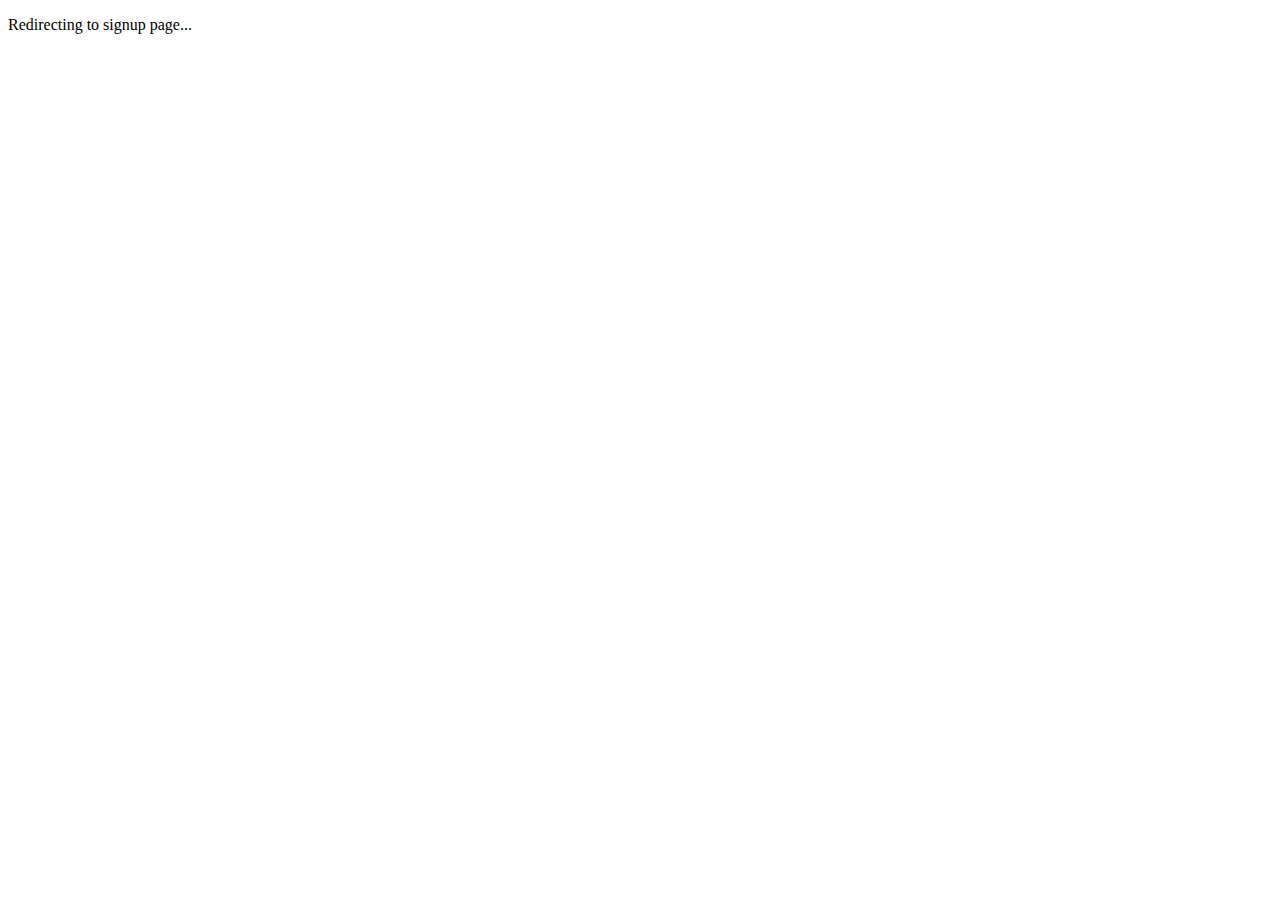
<file: index.html>
<!DOCTYPE html>
<html lang="en">
<head>
    <meta charset="UTF-8">
    <meta name="viewport" content="width=device-width, initial-scale=1.0">
    <title>Halaxa - Redirecting...</title>
    
    <!-- Favicon -->
    <link rel="icon" type="image/x-icon" href="favicon.ico">
    <link rel="icon" type="image/png" sizes="16x16" href="favicon-16x16.png">
    <link rel="icon" type="image/png" sizes="32x32" href="favicon-32x32.png">
    <link rel="icon" type="image/png" sizes="48x48" href="favicon-48x48.png">
    <link rel="icon" type="image/png" sizes="96x96" href="favicon-96x96.png">
    <link rel="icon" type="image/png" sizes="192x192" href="favicon-192x192.png">
    <link rel="apple-touch-icon" sizes="180x180" href="apple-touch-icon.png">
    
    <!-- Remove the client-side redirect script. Let backend handle redirects. -->
</head>
<body>
    <p>Redirecting to signup page...</p>
</body>
</html>
</file>
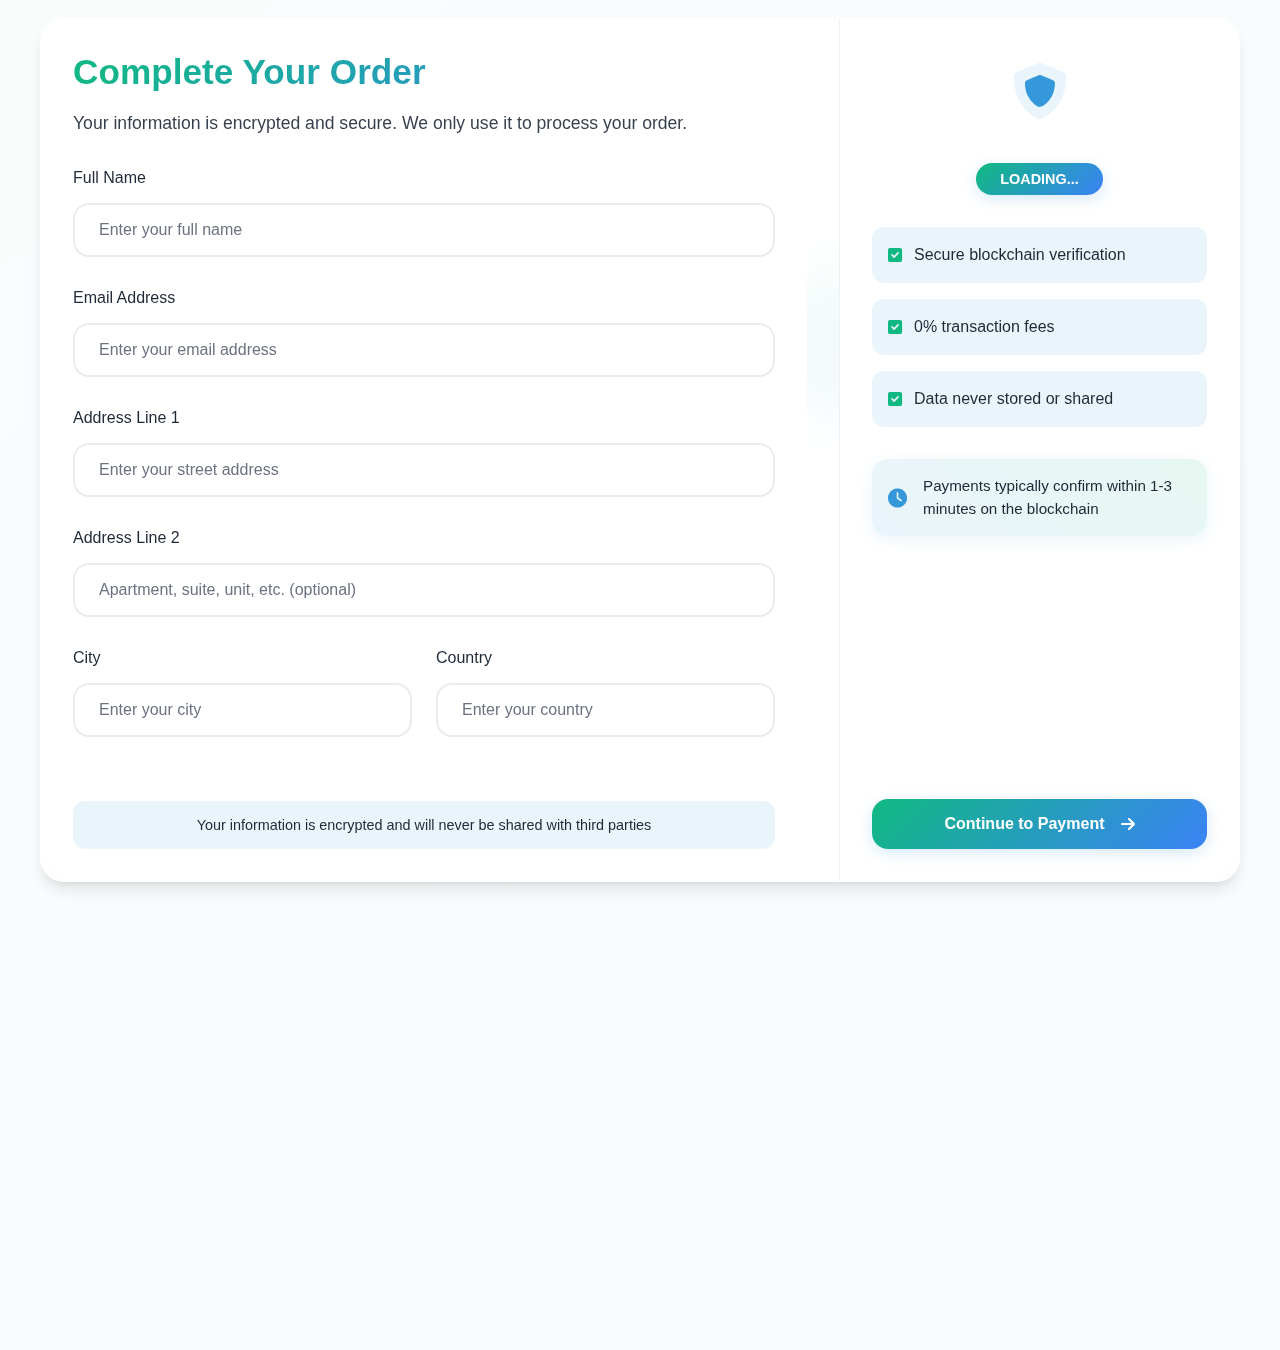
<file: Buyer Form.html>
<!DOCTYPE html>
<html lang="en">
<head>
    <meta charset="UTF-8">
    <meta name="viewport" content="width=device-width, initial-scale=1.0">
    <title>Halaxa - Buyer Form</title>
    
    <!-- Favicon -->
    <link rel="icon" type="image/x-icon" href="favicon.ico">
    <link rel="icon" type="image/png" sizes="16x16" href="favicon-16x16.png">
    <link rel="icon" type="image/png" sizes="32x32" href="favicon-32x32.png">
    <link rel="icon" type="image/png" sizes="48x48" href="favicon-48x48.png">
    <link rel="icon" type="image/png" sizes="96x96" href="favicon-96x96.png">
    <link rel="icon" type="image/png" sizes="192x192" href="favicon-192x192.png">
    <link rel="apple-touch-icon" sizes="180x180" href="apple-touch-icon.png">
    
    <link href="https://api.fontshare.com/v2/css?f[]=satoshi@900,700,500,400&display=swap" rel="stylesheet">
    <link rel="stylesheet" href="https://cdnjs.cloudflare.com/ajax/libs/font-awesome/6.0.0/css/all.min.css">
<style>
    :root {
        /* Dashboard Theme Colors (copied from Payment Page.html) */
        --primary-color: #1a1a2e;
        --secondary-color: #16213e;
        --accent-primary: #10b981;
        --accent-secondary: #3498db;
        --text-primary: #1f2937;
        --text-secondary: #6b7280;
        --text-light: #9ca3af;
        --bg-primary: #ffffff;
        --bg-secondary: #f8fafc;
        --border-light: rgba(229, 231, 235, 0.8);
        --shadow-sm: 0 1px 2px 0 rgba(0, 0, 0, 0.05);
        --shadow-md: 0 4px 6px -1px rgba(0, 0, 0, 0.1), 0 2px 4px -1px rgba(0, 0, 0, 0.06);
        --shadow-lg: 0 10px 15px -3px rgba(0, 0, 0, 0.1), 0 4px 6px -2px rgba(0, 0, 0, 0.05);
        --shadow-xl: 0 20px 25px -5px rgba(0, 0, 0, 0.1), 0 10px 10px -5px rgba(0, 0, 0, 0.04);
        --shadow-glow: 0 0 20px rgba(16, 185, 129, 0.15);
        --gradient-primary: linear-gradient(135deg, #10b981, #059669);
        --gradient-secondary: linear-gradient(135deg, #3b82f6, #1d4ed8);
        --gradient-mixed: linear-gradient(135deg, #10b981, #3b82f6);
        --gradient-mixed-secondary: linear-gradient(135deg, rgba(16, 185, 129, 0.1), rgba(59, 130, 246, 0.1));
        --gradient-shine: linear-gradient(90deg, transparent, rgba(255, 255, 255, 0.4), transparent);
        --radius-sm: 0.375rem;
        --radius-md: 0.5rem;
        --radius-lg: 0.75rem;
        --radius-xl: 1rem;
        --radius-2xl: 1.5rem;
        --space-1: 0.25rem;
        --space-2: 0.5rem;
        --space-3: 0.75rem;
        --space-4: 1rem;
        --space-6: 1.5rem;
        --space-8: 2rem;
        --space-10: 2.5rem;
        --space-12: 3rem;
        --duration-fast: 150ms;
        --duration-normal: 300ms;
        --duration-slow: 500ms;
        --font-primary: 'Satoshi', -apple-system, BlinkMacSystemFont, sans-serif;
        --font-mono: 'SF Mono', 'Monaco', 'Inconsolata', 'Roboto Mono', monospace;
    }

    * {
        margin: 0;
        padding: 0;
        box-sizing: border-box;
        font-family: var(--font-primary);
    }

    body {
        background-color: var(--bg-primary);
        min-height: 100vh;
        display: flex;
        align-items: center;
        justify-content: center;
        padding: var(--space-4);
        position: relative;
        overflow: hidden;
    }

    body::before {
        content: '';
        position: absolute;
        width: 200%;
        height: 200%;
        background: linear-gradient(135deg, rgba(16, 185, 129, 0.03) 0%, rgba(59, 130, 246, 0.03) 100%);
        animation: gradientFlow 20s ease infinite;
        z-index: 0;
    }

    @keyframes gradientFlow {
        0%, 100% { 
            background: linear-gradient(135deg, rgba(16, 185, 129, 0.03) 0%, rgba(59, 130, 246, 0.03) 100%);
        }
        50% { 
            background: linear-gradient(135deg, rgba(59, 130, 246, 0.03) 0%, rgba(16, 185, 129, 0.03) 100%);
        }
    }

    .floating-shapes {
        position: fixed;
        width: 100%;
        height: 100%;
        top: 0;
        left: 0;
        z-index: 1;
        pointer-events: none;
    }

    .shape {
        position: absolute;
        background: rgba(255, 255, 255, 0.1);
        border-radius: 50%;
        filter: blur(20px);
        animation: floatShape 8s infinite ease-in-out;
    }

    .shape:nth-child(1) {
        width: 300px;
        height: 300px;
        top: 20%;
        left: 20%;
        background: var(--gradient-secondary);
        animation-delay: 0s;
    }

    .shape:nth-child(2) {
        width: 200px;
        height: 200px;
        top: 60%;
        left: 70%;
        background: var(--gradient-primary);
        animation-delay: 2s;
    }

    .shape:nth-child(3) {
        width: 150px;
        height: 150px;
        top: 30%;
        left: 60%;
        background: var(--gradient-mixed);
        animation-delay: 4s;
    }

    @keyframes floatShape {
        0%, 100% {
            transform: translate(0, 0) rotate(0deg) scale(1);
        }
        50% {
            transform: translate(20px, -20px) rotate(180deg) scale(1.1);
        }
    }

    .checkout-container {
        max-width: 1200px;
        width: 100%;
        margin: 0 auto;
        display: flex;
        gap: var(--space-8);
        background: rgba(255, 255, 255, 0.95);
        border-radius: var(--radius-2xl);
        box-shadow: var(--shadow-lg);
        overflow: hidden;
        position: relative;
        z-index: 2;
        backdrop-filter: blur(10px);
        border: 1px solid rgba(255, 255, 255, 0.2);
    }

    .buyer-details-column {
        flex: 1;
        padding: var(--space-8);
        background: rgba(255, 255, 255, 0.5);
        backdrop-filter: blur(5px);
    }

    .payment-summary-column {
        flex: 0 0 400px;
        background: rgba(255, 255, 255, 0.5);
        padding: var(--space-8);
        border-left: 1px solid rgba(44, 62, 80, 0.08);
        display: flex;
        flex-direction: column;
        backdrop-filter: blur(5px);
    }

    .header-section {
        margin-bottom: var(--space-8);
    }

    .headline {
        background: var(--gradient-mixed);
        -webkit-background-clip: text;
        -webkit-text-fill-color: transparent;
        font-size: 2.2rem;
        font-weight: 700;
        margin-bottom: var(--space-4);
        line-height: 1.2;
    }

    .subheading {
        color: var(--text-primary);
        font-size: 1.1rem;
        line-height: 1.6;
        opacity: 0.9;
    }

    .form-group {
        margin-bottom: var(--space-8);
    }

    .form-group label {
        display: flex;
        align-items: center;
        color: var(--text-primary);
        margin-bottom: var(--space-4);
        font-weight: 500;
        font-size: 1rem;
    }

    .input-wrapper {
        position: relative;
        border: 2px solid rgba(44, 62, 80, 0.1);
        border-radius: var(--radius-xl);
        transition: all 0.3s ease;
        background: rgba(255, 255, 255, 0.9);
        overflow: hidden;
    }

    .input-wrapper:focus-within {
        border-color: var(--accent-secondary);
        box-shadow: 0 0 0 4px rgba(52, 152, 219, 0.1);
        transform: translateY(-2px);
    }

    .form-group input {
        width: 100%;
        border: none;
        outline: none;
        padding: var(--space-4) var(--space-6);
        font-size: 1rem;
        color: var(--text-primary);
        background: transparent;
    }

    .form-group input::placeholder {
        color: var(--text-secondary);
    }

    .city-country-group {
        display: grid;
        grid-template-columns: 1fr 1fr;
        gap: var(--space-6);
        margin-bottom: var(--space-6);
    }

    .privacy-note {
        text-align: center;
        color: var(--text-primary);
        font-size: 0.9rem;
        margin-top: var(--space-8);
        padding: var(--space-4);
        background: rgba(52, 152, 219, 0.1);
        border-radius: var(--radius-lg);
        backdrop-filter: blur(5px);
    }

    .summary-icon-container {
        text-align: center;
        margin-bottom: var(--space-8);
        position: relative;
        height: 80px;
        display: flex;
        justify-content: center;
        align-items: center;
    }

    .summary-icon-container .outer-shield {
        font-size: 3.5rem;
        color: var(--accent-secondary);
        position: absolute;
        opacity: 0.1;
        animation: pulse 2s infinite ease-in-out;
    }

    .summary-icon-container .inner-shield {
        font-size: 2rem;
        color: var(--accent-secondary);
        position: absolute;
        animation: float 3s infinite ease-in-out;
    }

    @keyframes pulse {
        0%, 100% { transform: scale(1); }
        50% { transform: scale(1.1); }
    }

    @keyframes float {
        0%, 100% { transform: translateY(0); }
        50% { transform: translateY(-10px); }
    }

    .total-heading {
        background: var(--gradient-mixed);
        -webkit-background-clip: text;
        -webkit-text-fill-color: transparent;
        font-size: 2rem;
        font-weight: 700;
        text-align: center;
        margin-bottom: var(--space-4);
    }

    .network-badge-container {
        text-align: center;
        margin-bottom: var(--space-8);
    }

    .network-badge {
        display: inline-block;
        background: var(--gradient-mixed);
        color: #FFFFFF;
        font-size: 0.9rem;
        font-weight: 600;
        padding: var(--space-2) var(--space-6);
        border-radius: 20px;
        text-transform: uppercase;
        box-shadow: 0 4px 15px rgba(52, 152, 219, 0.2);
    }

    .payment-assurances {
        margin: var(--space-8) 0;
        padding: 0;
        list-style: none;
    }

    .payment-assurances li {
        display: flex;
        align-items: center;
        color: var(--text-primary);
        font-size: 1rem;
        margin-bottom: var(--space-4);
        line-height: 1.5;
        padding: var(--space-4);
        background: rgba(52, 152, 219, 0.1);
        border-radius: var(--radius-lg);
        transition: all 0.3s ease;
    }

    .payment-assurances li:hover {
        transform: translateX(5px);
        background: rgba(52, 152, 219, 0.15);
    }

    .reminder-box {
        background: linear-gradient(45deg, rgba(52, 152, 219, 0.1), rgba(16, 185, 129, 0.1));
        border-radius: var(--radius-xl);
        padding: var(--space-4);
        margin-bottom: var(--space-8);
        display: flex;
        align-items: center;
        gap: var(--space-4);
        box-shadow: 0 4px 15px rgba(52, 152, 219, 0.1);
        backdrop-filter: blur(5px);
    }

    .reminder-box i {
        color: var(--accent-secondary);
        font-size: 1.2rem;
    }

    .reminder-text {
        color: var(--text-primary);
        font-size: 0.95rem;
        line-height: 1.5;
        margin: 0;
        font-weight: 500;
    }

    .continue-button-right {
        width: 100%;
        padding: var(--space-4) var(--space-8);
        background: var(--gradient-mixed);
        color: #FFFFFF;
        border: none;
        border-radius: var(--radius-xl);
        font-size: 1rem;
        font-weight: 600;
        cursor: pointer;
        transition: all 0.3s ease;
        display: flex;
        justify-content: center;
        align-items: center;
        gap: var(--space-4);
        margin-top: auto;
        box-shadow: 0 4px 15px rgba(52, 152, 219, 0.2);
        position: relative;
        overflow: hidden;
    }

    .continue-button-right:hover {
        transform: translateY(-2px);
        box-shadow: 0 6px 20px rgba(52, 152, 219, 0.3);
    }

    .continue-button-right:active {
        transform: translateY(0);
    }

    .continue-button-right::before {
        content: '';
        position: absolute;
        top: 0;
        left: -100%;
        width: 100%;
        height: 100%;
        background: var(--gradient-shine);
        transition: 0.5s;
    }

    .continue-button-right:hover::before {
        left: 100%;
    }

    @media (max-width: 1024px) {
        .checkout-container {
            flex-direction: column;
            gap: var(--space-6);
            margin: var(--space-4);
        }
        
        .buyer-details-column,
        .payment-summary-column {
            padding: var(--space-6);
        }
    }

    @media (max-width: 768px) {
        body {
            padding: var(--space-2);
        }

        .checkout-container {
            margin: 0;
            border-radius: var(--radius-xl);
        }

        .city-country-group {
            grid-template-columns: 1fr;
        }

        .headline {
            font-size: 1.8rem;
        }
    }
</style>

<div class="floating-shapes">
    <div class="shape"></div>
    <div class="shape"></div>
    <div class="shape"></div>
</div>

<div class="checkout-container">
    <div class="buyer-details-column">
        <div class="header-section">
            <h1 class="headline">Complete Your Order</h1>
            <p class="subheading">Your information is encrypted and secure. We only use it to process your order.</p>
        </div>
        <form id="buyer-form">
            <div class="form-group">
                <label for="full-name">Full Name</label>
                <div class="input-wrapper">
                    <input type="text" id="full-name" name="full-name" placeholder="Enter your full name" required>
                </div>
            </div>

            <div class="form-group">
                <label for="email">Email Address</label>
                <div class="input-wrapper">
                    <input type="email" id="email" name="email" placeholder="Enter your email address" required>
                </div>
            </div>

            <div class="form-group">
                <label for="address-line-1">Address Line 1</label>
                <div class="input-wrapper">
                    <input type="text" id="address-line-1" name="address-line-1" placeholder="Enter your street address" required>
                </div>
            </div>

            <div class="form-group">
                <label for="address-line-2">Address Line 2</label>
                <div class="input-wrapper">
                    <input type="text" id="address-line-2" name="address-line-2" placeholder="Apartment, suite, unit, etc. (optional)">
                </div>
            </div>

            <div class="city-country-group">
                <div class="form-group">
                    <label for="city">City</label>
                    <div class="input-wrapper">
                        <input type="text" id="city" name="city" placeholder="Enter your city" required>
                    </div>
                </div>
                <div class="form-group">
                    <label for="country">Country</label>
                    <div class="input-wrapper">
                        <input type="text" id="country" name="country" placeholder="Enter your country" required>
                    </div>
                </div>
            </div>

            <div class="privacy-note">
                Your information is encrypted and will never be shared with third parties
            </div>
        </form>
    </div>

    <div class="payment-summary-column">
        <div>
            <div class="summary-icon-container">
                <i class="fas fa-shield-alt outer-shield"></i>
                <i class="fas fa-shield-alt inner-shield"></i>
            </div>
                <h2 class="total-heading" id="total-heading"></h2>
            <div class="network-badge-container">
                <span class="network-badge" id="payment-chain">Loading...</span>
            </div>

            <ul class="payment-assurances">
                <li><i class="fas fa-check-square" style="color: var(--accent-primary); margin-right: 0.75rem;"></i>Secure blockchain verification</li>
                <li><i class="fas fa-check-square" style="color: var(--accent-primary); margin-right: 0.75rem;"></i>0% transaction fees</li>
                <li><i class="fas fa-check-square" style="color: var(--accent-primary); margin-right: 0.75rem;"></i>Data never stored or shared</li>
            </ul>

            <div class="reminder-box">
                <i class="fas fa-clock"></i>
                <p class="reminder-text">Payments typically confirm within 1-3 minutes on the blockchain</p>
            </div>
        </div>
        <button type="submit" class="continue-button-right" form="buyer-form">
            Continue to Payment <i class="fas fa-arrow-right"></i>
        </button>
    </div>
</div>
<script src="./Buyer Form.js" defer></script>
<script type="module" src="./supabase-client.js"></script>
</body>
</html>
</file>
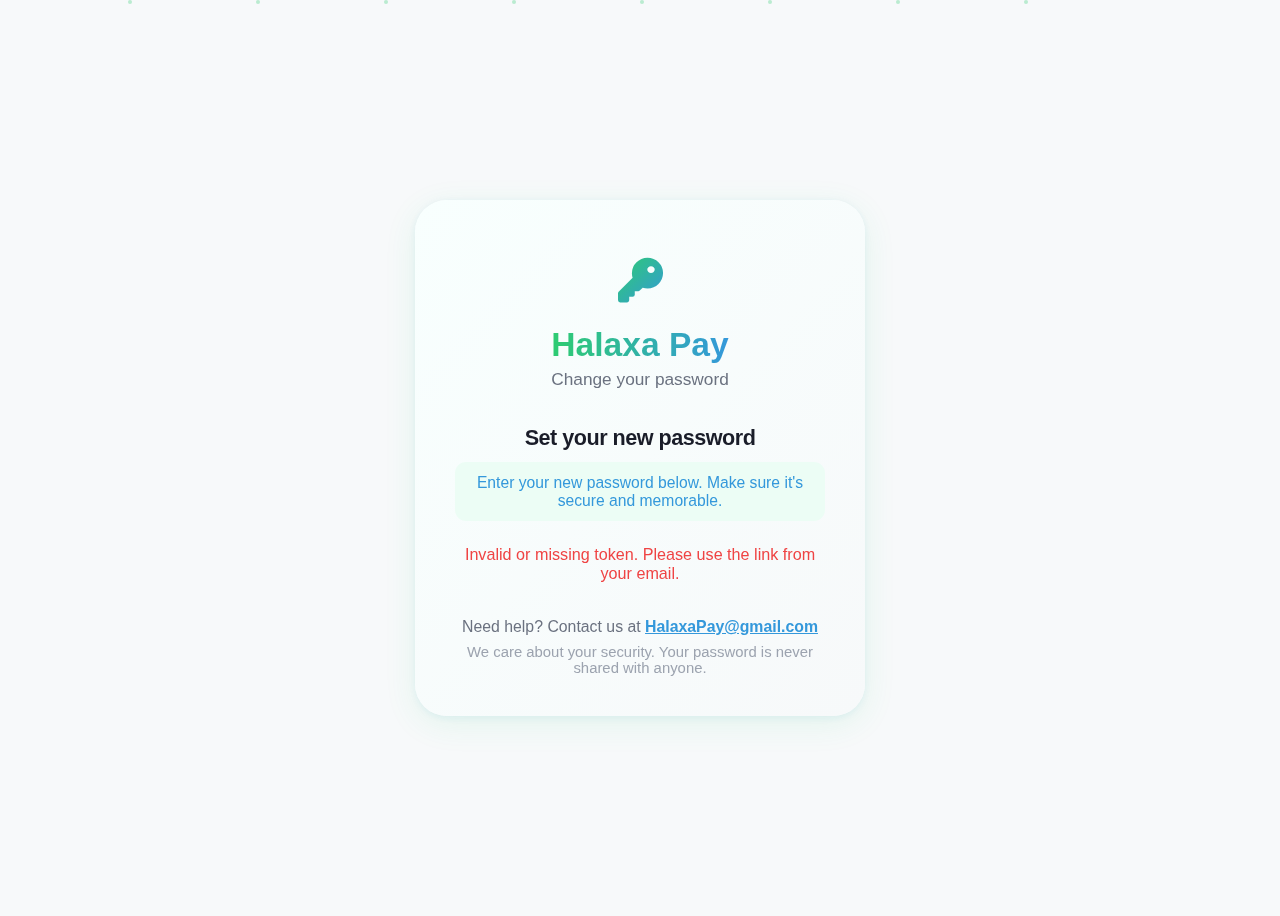
<file: ChangePassword.html>
<!DOCTYPE html>
<html lang="en">
<head>
    <meta charset="UTF-8">
    <meta name="viewport" content="width=device-width, initial-scale=1.0">
    <title>Change Password | Halaxa Pay</title>
    
    <!-- Favicon -->
    <link rel="icon" type="image/x-icon" href="favicon.ico">
    <link rel="icon" type="image/png" sizes="16x16" href="favicon-16x16.png">
    <link rel="icon" type="image/png" sizes="32x32" href="favicon-32x32.png">
    <link rel="icon" type="image/png" sizes="48x48" href="favicon-48x48.png">
    <link rel="icon" type="image/png" sizes="96x96" href="favicon-96x96.png">
    <link rel="icon" type="image/png" sizes="192x192" href="favicon-192x192.png">
    <link rel="apple-touch-icon" sizes="180x180" href="apple-touch-icon.png">
    <link href="https://api.fontshare.com/v2/css?f[]=satoshi@900,700,500,400&display=swap" rel="stylesheet">
    <link rel="stylesheet" href="https://cdnjs.cloudflare.com/ajax/libs/font-awesome/6.0.0/css/all.min.css">
    <style>
        body {
            background: #f7f9fa;
            min-height: 100vh;
            display: flex;
            align-items: center;
            justify-content: center;
            font-family: 'Satoshi', sans-serif;
            position: relative;
            overflow: hidden;
        }

        /* Floating particles background */
        .floating-particles {
            position: fixed;
            top: 0;
            left: 0;
            width: 100%;
            height: 100%;
            pointer-events: none;
            z-index: -1;
        }

        .particle {
            position: absolute;
            width: 4px;
            height: 4px;
            background: #2ECC71;
            border-radius: 50%;
            opacity: 0.3;
            animation: floatParticle 15s infinite linear;
        }

        .particle:nth-child(1) { left: 10%; animation-delay: 0s; }
        .particle:nth-child(2) { left: 20%; animation-delay: 2s; }
        .particle:nth-child(3) { left: 30%; animation-delay: 4s; }
        .particle:nth-child(4) { left: 40%; animation-delay: 6s; }
        .particle:nth-child(5) { left: 50%; animation-delay: 8s; }
        .particle:nth-child(6) { left: 60%; animation-delay: 10s; }
        .particle:nth-child(7) { left: 70%; animation-delay: 12s; }
        .particle:nth-child(8) { left: 80%; animation-delay: 14s; }

        @keyframes floatParticle {
            0% {
                transform: translateY(100vh) scale(0);
                opacity: 0;
            }
            10% {
                opacity: 0.3;
                transform: scale(1);
            }
            90% {
                opacity: 0.3;
            }
            100% {
                transform: translateY(-100vh) scale(0);
                opacity: 0;
            }
        }

        .change-card {
            background: linear-gradient(135deg, #f8fffe 0%, #f7f9fa 100%);
            box-shadow: 0 8px 32px rgba(46,204,113,0.10), 0 1.5px 8px rgba(52,152,219,0.08);
            border-radius: 2rem;
            padding: 3.5rem 2.5rem 2.5rem 2.5rem;
            max-width: 370px;
            width: 100%;
            display: flex;
            flex-direction: column;
            align-items: center;
            position: relative;
        }

        .change-card .icon {
            font-size: 2.8rem;
            color: #2ECC71;
            margin-bottom: 1.2rem;
            background: linear-gradient(135deg, #2ECC71 0%, #3498DB 100%);
            -webkit-background-clip: text;
            -webkit-text-fill-color: transparent;
            display: block;
        }

        .change-card h1 {
            font-size: 2.1rem;
            font-weight: 900;
            margin: 0 0 0.3rem 0;
            background: linear-gradient(90deg, #2ECC71 0%, #3498DB 100%);
            -webkit-background-clip: text;
            -webkit-text-fill-color: transparent;
            text-align: center;
        }

        .change-card .subtitle {
            color: #6b7280;
            font-size: 1.08rem;
            margin-bottom: 2.2rem;
            text-align: center;
            font-weight: 500;
        }

        .change-card .form-title {
            font-size: 1.35rem;
            font-weight: 700;
            color: #1a1d29;
            margin-bottom: 0.7rem;
            text-align: center;
            letter-spacing: -0.5px;
        }

        .change-card .tip {
            font-size: 0.98rem;
            color: #3498DB;
            background: #ecfdf5;
            border-radius: 0.7rem;
            padding: 0.7rem 1rem;
            margin-bottom: 1.5rem;
            text-align: center;
            font-weight: 500;
        }

        .change-form {
            width: 100%;
            display: flex;
            flex-direction: column;
            gap: 1.2rem;
        }

        .form-group {
            display: flex;
            flex-direction: column;
            gap: 0.5rem;
        }

        .form-group label {
            color: #1a1d29;
            font-weight: 600;
            font-size: 1.08rem;
            margin-bottom: 0.2rem;
        }

        .form-group input[type="password"] {
            padding: 1.1rem 1.1rem;
            border: 2px solid #e5f3f0;
            border-radius: 1.1rem;
            font-size: 1.08rem;
            background: #fff;
            color: #1a1d29;
            transition: border 0.2s;
        }

        .form-group input[type="password"]:focus {
            outline: none;
            border-color: #2ECC71;
            background: #f8fffe;
        }

        .form-group input[type="password"].error {
            border-color: #ef4444;
        }

        .form-group input[type="password"].success {
            border-color: #2ECC71;
        }

        .password-requirements {
            font-size: 0.85rem;
            color: #6b7280;
            margin-top: 0.3rem;
        }

        .requirement {
            display: flex;
            align-items: center;
            gap: 0.3rem;
            margin-bottom: 0.2rem;
        }

        .requirement.valid {
            color: #2ECC71;
        }

        .requirement.invalid {
            color: #ef4444;
        }

        .change-button {
            width: 100%;
            padding: 1.1rem 0;
            background: linear-gradient(90deg, #2ECC71 0%, #3498DB 100%);
            color: #fff;
            border: none;
            border-radius: 1.1rem;
            font-size: 1.15rem;
            font-weight: 800;
            cursor: pointer;
            margin-top: 0.2rem;
            margin-bottom: 0.2rem;
            box-shadow: 0 2px 12px rgba(46,204,113,0.08);
            letter-spacing: 0.5px;
            transition: filter 0.2s, box-shadow 0.2s;
        }

        .change-button:hover:not(:disabled) {
            filter: brightness(1.08);
            box-shadow: 0 4px 24px rgba(52,152,219,0.13);
        }

        .change-button:disabled {
            opacity: 0.6;
            cursor: not-allowed;
        }

        .message {
            width: 100%;
            text-align: center;
            font-size: 1.01rem;
            margin-bottom: 0.7rem;
            display: none;
        }

        .message.success { 
            color: #2ECC71; 
            display: block; 
        }

        .message.error { 
            color: #ef4444; 
            display: block; 
        }

        .contact {
            margin-top: 2.2rem;
            text-align: center;
            font-size: 0.99rem;
            color: #6b7280;
        }

        .contact strong {
            color: #2ECC71;
            font-weight: 700;
        }

        .contact a {
            color: #3498DB;
            text-decoration: underline;
            font-weight: 600;
        }

        .loading-spinner {
            display: none;
            width: 20px;
            height: 20px;
            border: 2px solid #ffffff;
            border-top: 2px solid transparent;
            border-radius: 50%;
            animation: spin 1s linear infinite;
            margin-right: 0.5rem;
        }

        @keyframes spin {
            0% { transform: rotate(0deg); }
            100% { transform: rotate(360deg); }
        }

        @media (max-width: 600px) {
            .change-card {
                padding: 2.2rem 0.7rem 1.5rem 0.7rem;
                border-radius: 1.1rem;
                max-width: 98vw;
            }
            .change-card h1 {
                font-size: 1.4rem;
            }
            .change-card .form-title {
                font-size: 1.1rem;
            }
            .change-button {
                font-size: 1rem;
                padding: 0.9rem 0;
            }
        }
    </style>
</head>
<body>
    <!-- Floating particles background -->
    <div class="floating-particles">
        <div class="particle"></div>
        <div class="particle"></div>
        <div class="particle"></div>
        <div class="particle"></div>
        <div class="particle"></div>
        <div class="particle"></div>
        <div class="particle"></div>
        <div class="particle"></div>
    </div>

    <div class="change-card">
        <span class="icon"><i class="fas fa-key"></i></span>
        <h1>Halaxa Pay</h1>
        <div class="subtitle">Change your password</div>
        <div class="form-title">Set your new password</div>
        <div class="tip">Enter your new password below. Make sure it's secure and memorable.</div>
        
        <form id="changeForm" class="change-form" autocomplete="off" style="display: none;">
            <div class="form-group">
                <label for="newPassword">New Password</label>
                <input type="password" id="newPassword" name="newPassword" placeholder="Enter your new password" required>
                <div class="password-requirements">
                    <div class="requirement" id="length-req">
                        <i class="fas fa-circle"></i> At least 8 characters
                    </div>
                    <div class="requirement" id="uppercase-req">
                        <i class="fas fa-circle"></i> One uppercase letter
                    </div>
                    <div class="requirement" id="lowercase-req">
                        <i class="fas fa-circle"></i> One lowercase letter
                    </div>
                    <div class="requirement" id="number-req">
                        <i class="fas fa-circle"></i> One number
                    </div>
                </div>
            </div>
            
            <div class="form-group">
                <label for="confirmPassword">Confirm New Password</label>
                <input type="password" id="confirmPassword" name="confirmPassword" placeholder="Confirm your new password" required>
            </div>
            
            <button type="submit" class="change-button" id="changeButton">
                <span class="loading-spinner" id="loadingSpinner"></span>
                CHANGE PASSWORD
            </button>
            <div class="message" id="changeMessage"></div>
        </form>

        <div id="errorContainer" style="display: none;">
            <div class="message error" id="errorMessage"></div>
            <div class="contact">
                <div>Need help? Contact us at <a href="mailto:HalaxaPay@gmail.com">HalaxaPay@gmail.com</a></div>
                <div style="margin-top:0.5rem; color:#9ca3af; font-size:0.93rem;">We care about your security. Your password is never shared with anyone.</div>
            </div>
        </div>

        <div class="contact" id="successContainer" style="display: none;">
            <div>Need help? Contact us at <a href="mailto:HalaxaPay@gmail.com">HalaxaPay@gmail.com</a></div>
            <div style="margin-top:0.5rem; color:#9ca3af; font-size:0.93rem;">We care about your security. Your password is never shared with anyone.</div>
        </div>
    </div>

    <script>
        // Global variables for DOM elements
        const changeForm = document.getElementById('changeForm');
        const changeMessage = document.getElementById('changeMessage');
        const changeButton = document.getElementById('changeButton');
        const loadingSpinner = document.getElementById('loadingSpinner');
        const errorContainer = document.getElementById('errorContainer');
        const errorMessage = document.getElementById('errorMessage');
        const successContainer = document.getElementById('successContainer');
        const newPasswordInput = document.getElementById('newPassword');
        const confirmPasswordInput = document.getElementById('confirmPassword');

        // Backend URL configuration
        const BACKEND_URL = 'https://halaxa-backend.onrender.com';

        // Password validation requirements
        const passwordRequirements = {
            length: { regex: /.{8,}/, element: document.getElementById('length-req') },
            uppercase: { regex: /[A-Z]/, element: document.getElementById('uppercase-req') },
            lowercase: { regex: /[a-z]/, element: document.getElementById('lowercase-req') },
            number: { regex: /[0-9]/, element: document.getElementById('number-req') }
        };

        // Extract token from URL parameters
        function getTokenFromURL() {
            const urlParams = new URLSearchParams(window.location.search);
            return urlParams.get('token');
        }

        // Validate password requirements
        function validatePassword(password) {
            let isValid = true;
            
            // Check each requirement
            Object.keys(passwordRequirements).forEach(req => {
                const requirement = passwordRequirements[req];
                const isMet = requirement.regex.test(password);
                
                if (isMet) {
                    requirement.element.classList.add('valid');
                    requirement.element.classList.remove('invalid');
                    requirement.element.querySelector('i').className = 'fas fa-check';
                } else {
                    requirement.element.classList.add('invalid');
                    requirement.element.classList.remove('valid');
                    requirement.element.querySelector('i').className = 'fas fa-circle';
                    isValid = false;
                }
            });
            
            return isValid;
        }

        // Check if passwords match
        function passwordsMatch() {
            const newPassword = newPasswordInput.value;
            const confirmPassword = confirmPasswordInput.value;
            return newPassword === confirmPassword && newPassword.length > 0;
        }

        // Update password input styling based on validation
        function updatePasswordValidation() {
            const newPassword = newPasswordInput.value;
            const isValid = validatePassword(newPassword);
            const matches = passwordsMatch();
            
            // Update new password input styling
            newPasswordInput.classList.remove('error', 'success');
            if (newPassword.length > 0) {
                newPasswordInput.classList.add(isValid ? 'success' : 'error');
            }
            
            // Update confirm password input styling
            confirmPasswordInput.classList.remove('error', 'success');
            if (confirmPasswordInput.value.length > 0) {
                confirmPasswordInput.classList.add(matches ? 'success' : 'error');
            }
            
            // Enable/disable submit button
            changeButton.disabled = !(isValid && matches);
        }

        // Validate token with backend
        async function validateToken(token) {
            try {
                const response = await fetch(`${BACKEND_URL}/api/auth/validate-reset-token?token=${encodeURIComponent(token)}`, {
                    method: 'GET',
                    headers: {
                        'Accept': 'application/json'
                    }
                });
                
                const data = await response.json();
                return response.ok ? { valid: true, data } : { valid: false, error: data.error || 'Invalid token' };
            } catch (error) {
                console.error('Token validation error:', error);
                return { valid: false, error: 'Network error. Please try again.' };
            }
        }

        // Change password API call
        async function changePassword(token, newPassword) {
            try {
                const response = await fetch(`${BACKEND_URL}/api/auth/change-password`, {
                    method: 'POST',
                    headers: {
                        'Content-Type': 'application/json',
                        'Accept': 'application/json'
                    },
                    body: JSON.stringify({ token, newPassword })
                });
                
                const data = await response.json();
                return response.ok ? { success: true, data } : { success: false, error: data.error || 'Failed to change password' };
            } catch (error) {
                console.error('Password change error:', error);
                return { success: false, error: 'Network error. Please try again.' };
            }
        }

        // Show error message and hide form
        function showError(message) {
            errorMessage.textContent = message;
            errorContainer.style.display = 'block';
            changeForm.style.display = 'none';
            successContainer.style.display = 'none';
        }

        // Show success message and redirect
        function showSuccess(message) {
            changeMessage.textContent = message;
            changeMessage.className = 'message success';
            changeMessage.style.display = 'block';
            changeForm.style.display = 'none';
            errorContainer.style.display = 'none';
            successContainer.style.display = 'block';
            
            // Redirect to login page after 3 seconds
            setTimeout(() => {
                window.location.href = 'login.html';
            }, 3000);
        }

        // Initialize page
        async function initializePage() {
            const token = getTokenFromURL();
            
            if (!token) {
                showError('Invalid or missing token. Please use the link from your email.');
                return;
            }
            
            // Validate token with backend
            const validationResult = await validateToken(token);
            
            if (!validationResult.valid) {
                showError(validationResult.error);
                return;
            }
            
            // Token is valid, show the form
            changeForm.style.display = 'flex';
            errorContainer.style.display = 'none';
        }

        // Event listeners
        newPasswordInput.addEventListener('input', updatePasswordValidation);
        confirmPasswordInput.addEventListener('input', updatePasswordValidation);

        changeForm.addEventListener('submit', async (e) => {
            e.preventDefault();
            
            const token = getTokenFromURL();
            const newPassword = newPasswordInput.value.trim();
            const confirmPassword = confirmPasswordInput.value.trim();
            
            // Final validation
            if (!validatePassword(newPassword)) {
                changeMessage.textContent = 'Please ensure your password meets all requirements.';
                changeMessage.className = 'message error';
                changeMessage.style.display = 'block';
                return;
            }
            
            if (newPassword !== confirmPassword) {
                changeMessage.textContent = 'Passwords do not match.';
                changeMessage.className = 'message error';
                changeMessage.style.display = 'block';
                return;
            }
            
            // Disable button and show loading
            changeButton.disabled = true;
            loadingSpinner.style.display = 'inline-block';
            changeButton.textContent = 'CHANGING PASSWORD...';
            changeMessage.style.display = 'none';
            
            try {
                const result = await changePassword(token, newPassword);
                
                if (result.success) {
                    showSuccess(result.data.message || 'Password changed successfully! Redirecting to login...');
                } else {
                    changeMessage.textContent = result.error;
                    changeMessage.className = 'message error';
                    changeMessage.style.display = 'block';
                }
            } catch (error) {
                console.error('Password change error:', error);
                changeMessage.textContent = 'An unexpected error occurred. Please try again.';
                changeMessage.className = 'message error';
                changeMessage.style.display = 'block';
            } finally {
                // Re-enable button and hide loading
                changeButton.disabled = false;
                loadingSpinner.style.display = 'none';
                changeButton.textContent = 'CHANGE PASSWORD';
            }
        });

        // Initialize the page when DOM is loaded
        document.addEventListener('DOMContentLoaded', initializePage);
    </script>
</body>
</html>
</file>
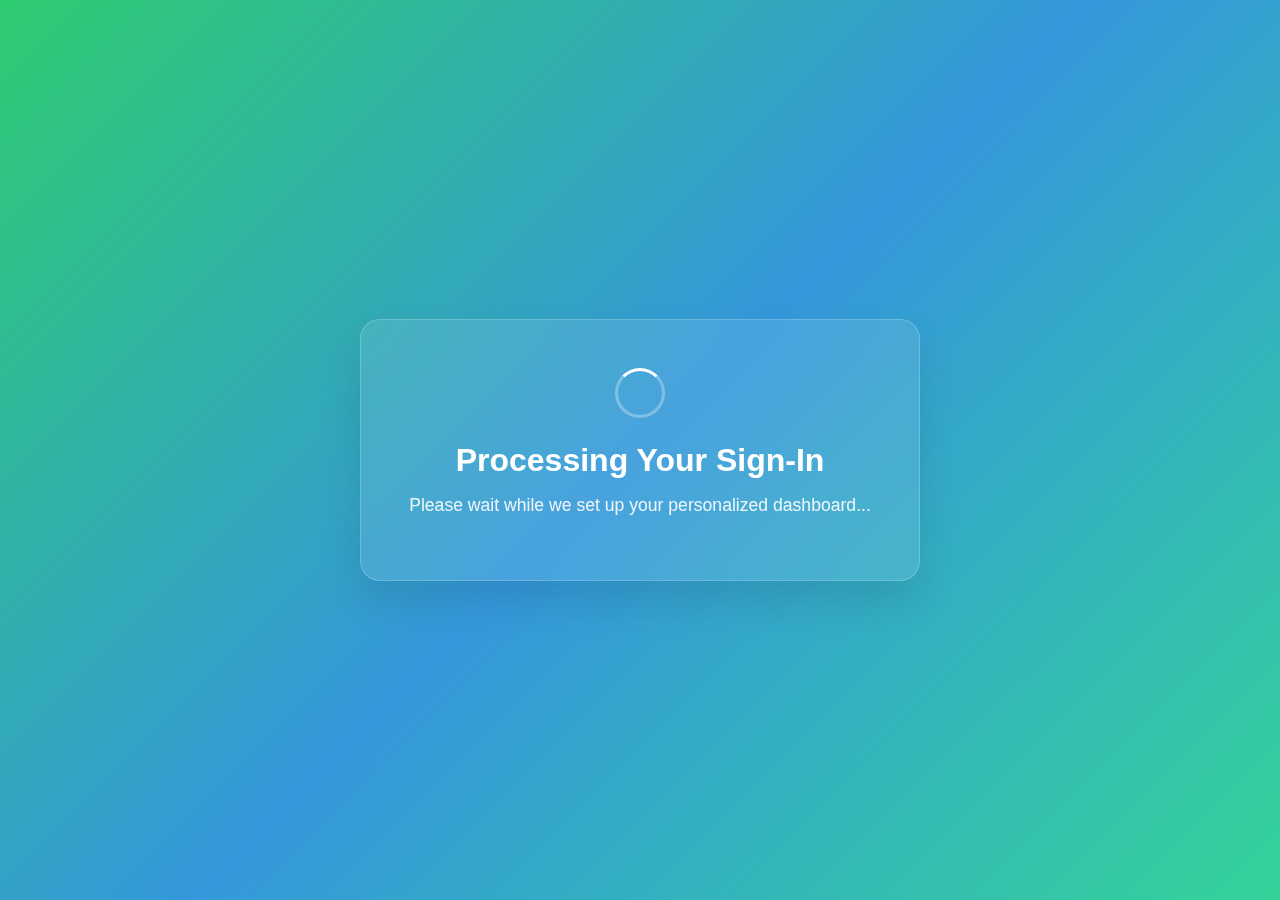
<file: oauth-callback.html>
<!DOCTYPE html>
<html lang="en">
<head>
    <meta charset="UTF-8">
    <meta name="viewport" content="width=device-width, initial-scale=1.0">
    <title>Halaxa - OAuth Callback</title>
    <link rel="icon" type="image/x-icon" href="favicon.ico">
    <style>
        * {
            margin: 0;
            padding: 0;
            box-sizing: border-box;
            font-family: 'Satoshi', -apple-system, BlinkMacSystemFont, 'Segoe UI', Roboto, sans-serif;
        }

        body {
            background: linear-gradient(135deg, #2ECC71 0%, #3498DB 50%, #34d399 100%);
            min-height: 100vh;
            display: flex;
            align-items: center;
            justify-content: center;
            color: white;
        }

        .callback-container {
            text-align: center;
            background: rgba(255, 255, 255, 0.1);
            backdrop-filter: blur(20px);
            padding: 3rem;
            border-radius: 20px;
            border: 1px solid rgba(255, 255, 255, 0.2);
            box-shadow: 0 20px 40px rgba(0, 0, 0, 0.1);
        }

        .loading-spinner {
            width: 50px;
            height: 50px;
            border: 3px solid rgba(255, 255, 255, 0.3);
            border-top: 3px solid white;
            border-radius: 50%;
            animation: spin 1s linear infinite;
            margin: 0 auto 1.5rem;
        }

        @keyframes spin {
            0% { transform: rotate(0deg); }
            100% { transform: rotate(360deg); }
        }

        h1 {
            font-size: 2rem;
            margin-bottom: 1rem;
            font-weight: 700;
        }

        p {
            font-size: 1.1rem;
            opacity: 0.9;
            margin-bottom: 1rem;
        }

        .error-message {
            color: #ff6b6b;
            background: rgba(255, 107, 107, 0.1);
            padding: 1rem;
            border-radius: 10px;
            margin-top: 1rem;
            border: 1px solid rgba(255, 107, 107, 0.3);
        }

        .success-message {
            color: #51cf66;
            background: rgba(81, 207, 102, 0.1);
            padding: 1rem;
            border-radius: 10px;
            margin-top: 1rem;
            border: 1px solid rgba(81, 207, 102, 0.3);
        }
    </style>
</head>
<body>
    <div class="callback-container">
        <div class="loading-spinner"></div>
        <h1>Processing Your Sign-In</h1>
        <p>Please wait while we set up your personalized dashboard...</p>
        <div id="status"></div>
    </div>

    <script type="module">
        import { supabase } from './supabase-client.js';

        const BACKEND_URL = 'https://halaxa-backend.onrender.com';
        const statusDiv = document.getElementById('status');

        async function handleOAuthCallback() {
            try {
                console.log('🔄 Processing OAuth callback...');
                
                // Get session from Supabase
                const { data: { session }, error: sessionError } = await supabase.auth.getSession();
                
                if (sessionError) {
                    throw new Error('Session error: ' + sessionError.message);
                }
                
                if (!session?.user) {
                    throw new Error('No user session found after OAuth');
                }
                
                console.log('✅ OAuth session found, syncing with backend...');
                console.log('👤 User:', session.user.email);
                
                statusDiv.innerHTML = '<p>Syncing with backend...</p>';
                
                // Sync with backend to ensure user is in all tables
                const response = await fetch(`${BACKEND_URL}/api/auth/oauth-sync`, {
                    method: 'POST',
                    headers: { 'Content-Type': 'application/json' },
                    body: JSON.stringify({ supabaseToken: session.access_token })
                });
                
                const result = await response.json();
                
                if (!response.ok) {
                    throw new Error(result.error || 'Backend sync failed');
                }
                
                console.log('✅ Backend sync successful');
                
                // Store ALL session data properly
                if (result.user) {
                    localStorage.setItem('user', JSON.stringify(result.user));
                    localStorage.setItem('userPlan', result.user.plan || 'basic');
                }
                
                if (result.accessToken) {
                    localStorage.setItem('accessToken', result.accessToken);
                }
                if (result.refreshToken) {
                    localStorage.setItem('refreshToken', result.refreshToken);
                }
                
                // Mark user as active (critical for authentication checks)
                localStorage.setItem('userActive', 'true');
                localStorage.setItem('isPreview', 'false');
                
                // Clean up any old session data
                localStorage.removeItem('sellerId');
                localStorage.removeItem('halaxa_token');
                localStorage.removeItem('token');
                
                console.log('✅ Session data stored successfully');
                
                // Show success message
                statusDiv.innerHTML = `
                    <div class="success-message">
                        <strong>✅ Google sign-in successful!</strong><br>
                        Redirecting to your personalized dashboard...
                    </div>
                `;
                
                // Redirect to personalized dashboard
                setTimeout(() => {
                    window.location.href = 'SPA.html';
                }, 2000);
                
            } catch (error) {
                console.error('❌ OAuth callback handling failed:', error);
                
                statusDiv.innerHTML = `
                    <div class="error-message">
                        <strong>❌ Google sign-in failed</strong><br>
                        ${error.message}<br><br>
                        <a href="login.html" style="color: white; text-decoration: underline;">
                            Click here to try again
                        </a>
                    </div>
                `;
            }
        }

        // Process callback when page loads
        window.addEventListener('load', handleOAuthCallback);
    </script>
</body>
</html>
</file>
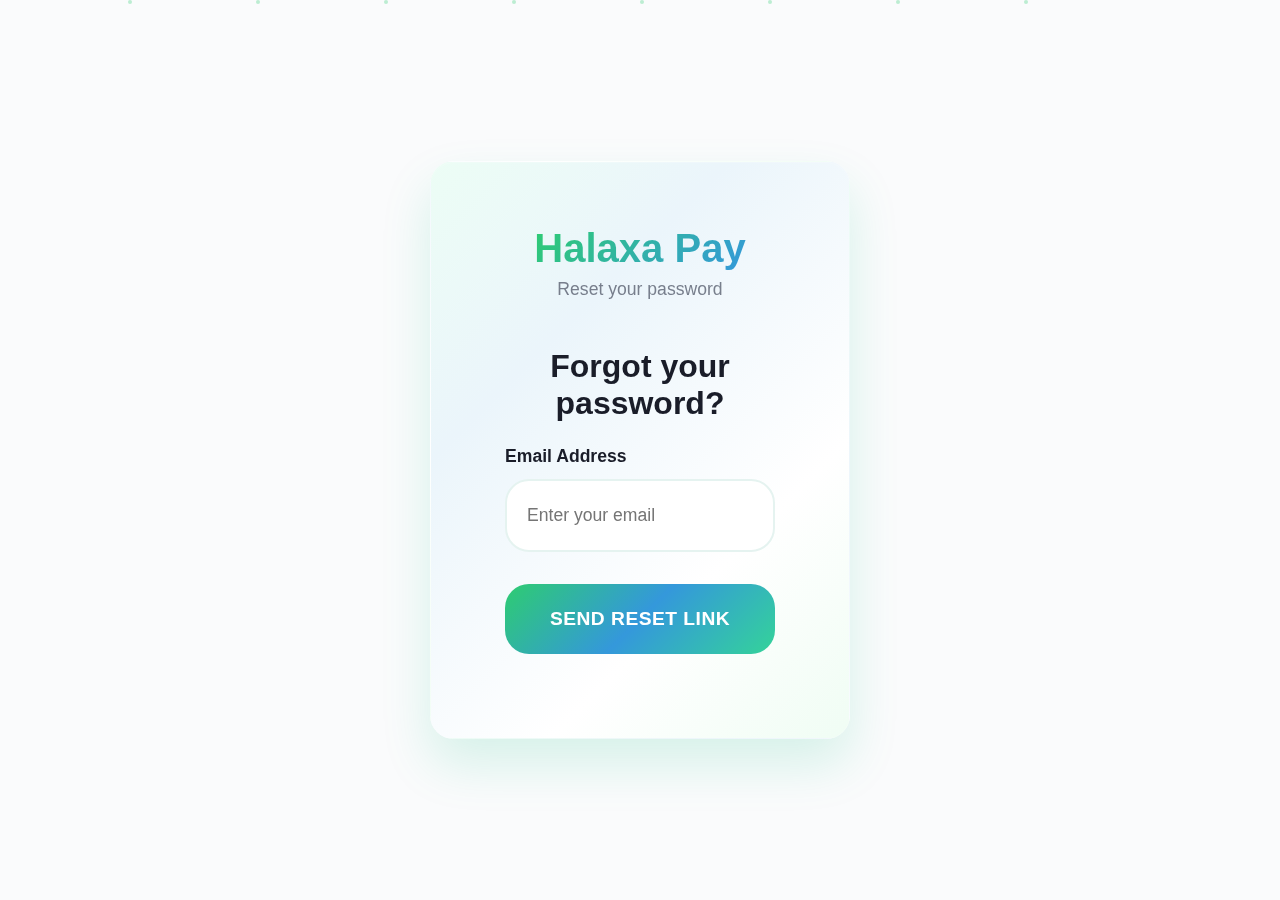
<file: PasswordReset.html>
<!DOCTYPE html>
<html lang="en">
<head>
    <meta charset="UTF-8">
    <meta name="viewport" content="width=device-width, initial-scale=1.0">
    <title>Forgot Password | Halaxa Pay</title>
    <link href="https://api.fontshare.com/v2/css?f[]=satoshi@900,700,500,400&display=swap" rel="stylesheet">
    <link rel="stylesheet" href="https://cdnjs.cloudflare.com/ajax/libs/font-awesome/6.0.0/css/all.min.css">
    <style>
        /* --- Copy login/signup theme and card style --- */
        * { margin: 0; padding: 0; box-sizing: border-box; font-family: 'Satoshi', sans-serif; }
        :root {
            --bg-primary: #fafbfc;
            --bg-secondary: #ffffff;
            --text-primary: #1a1d29;
            --text-secondary: #6b7280;
            --text-tertiary: #9ca3af;
            --border-light: #e5f3f0;
            --accent-primary: #2ECC71;
            --accent-blue: #3498DB;
            --gradient-mixed: linear-gradient(135deg, #2ECC71 0%, #3498DB 50%, #34d399 100%);
            --gradient-mixed-secondary: linear-gradient(135deg, #ecfdf5 0%, #EBF5FB 30%, #ffffff 70%, #f0fdf4 100%);
            --radius-xl: 1.5rem;
            --space-2: 0.5rem; --space-3: 0.75rem; --space-4: 1rem; --space-5: 1.25rem; --space-6: 1.5rem; --space-8: 2rem; --space-10: 2.5rem; --space-12: 3rem; --space-16: 4rem;
        }
        body {
            background: var(--bg-primary);
            min-height: 100vh;
            display: flex;
            align-items: center;
            justify-content: center;
        }
        .floating-particles { position: fixed; top: 0; left: 0; width: 100%; height: 100%; pointer-events: none; z-index: -1; }
        .particle { position: absolute; width: 4px; height: 4px; background: var(--accent-primary); border-radius: 50%; opacity: 0.3; animation: floatParticle 15s infinite linear; }
        .particle:nth-child(1) { left: 10%; animation-delay: 0s; }
        .particle:nth-child(2) { left: 20%; animation-delay: 2s; }
        .particle:nth-child(3) { left: 30%; animation-delay: 4s; }
        .particle:nth-child(4) { left: 40%; animation-delay: 6s; }
        .particle:nth-child(5) { left: 50%; animation-delay: 8s; }
        .particle:nth-child(6) { left: 60%; animation-delay: 10s; }
        .particle:nth-child(7) { left: 70%; animation-delay: 12s; }
        .particle:nth-child(8) { left: 80%; animation-delay: 14s; }
        @keyframes floatParticle {
            0% { transform: translateY(100vh) scale(0); opacity: 0; }
            10% { opacity: 0.3; transform: scale(1); }
            90% { opacity: 0.3; }
            100% { transform: translateY(-100vh) scale(0); opacity: 0; }
        }
        .reset-container {
            background: var(--gradient-mixed-secondary);
            backdrop-filter: blur(30px);
            padding: var(--space-16);
            border-radius: var(--radius-xl);
            box-shadow: 0 25px 50px rgba(16, 185, 129, 0.15), 0 0 0 1px rgba(255,255,255,0.1), inset 0 1px 0 rgba(255,255,255,0.2);
            width: 100%;
            max-width: 420px;
            position: relative;
            z-index: 1;
            border: 1px solid rgba(255,255,255,0.1);
            display: flex;
            flex-direction: column;
            align-items: center;
        }
        .logo { text-align: center; margin-bottom: var(--space-12); }
        .logo h1 {
            color: var(--text-primary);
            font-size: 2.5rem;
            font-weight: 800;
            margin-bottom: var(--space-2);
            background: var(--gradient-mixed);
            -webkit-background-clip: text;
            -webkit-text-fill-color: transparent;
            background-size: 200% 200%;
        }
        .logo p { color: var(--text-secondary); font-size: 1.1rem; font-weight: 500; opacity: 0.9; }
        .reset-title { font-size: 2rem; font-weight: 700; color: var(--text-primary); margin-bottom: var(--space-6); text-align: center; }
        .form-group { width: 100%; margin-bottom: var(--space-8); position: relative; }
        .form-group label { display: block; color: var(--text-primary); margin-bottom: var(--space-3); font-weight: 600; font-size: 1.1rem; }
        .form-group input {
            width: 100%;
            padding: var(--space-6) var(--space-5);
            border: 2px solid var(--border-light);
            border-radius: var(--radius-xl);
            font-size: 1.1rem;
            background: var(--bg-secondary);
            color: var(--text-primary);
        }
        .form-group input:focus {
            outline: none;
            border-color: var(--accent-primary);
            box-shadow: 0 0 0 4px rgba(46,204,113,0.1), 0 10px 25px rgba(16,185,129,0.15);
            background: rgba(255,255,255,0.95);
        }
        .reset-button {
            width: 100%;
            padding: var(--space-6);
            background: var(--gradient-mixed);
            color: #fff;
            border: none;
            border-radius: var(--radius-xl);
            font-size: 1.2rem;
            font-weight: 700;
            cursor: pointer;
            transition: all 0.4s cubic-bezier(0.4,0,0.2,1);
            margin-bottom: var(--space-5);
            text-transform: uppercase;
            letter-spacing: 0.5px;
        }
        .reset-button:hover {
            filter: brightness(1.1);
            box-shadow: 0 20px 40px rgba(46,204,113,0.3), 0 10px 20px rgba(52,152,219,0.2);
        }
        .reset-button:disabled {
            opacity: 0.6;
            cursor: not-allowed;
        }
        .message {
            width: 100%;
            text-align: center;
            font-size: 1rem;
            margin-bottom: var(--space-4);
            display: none;
        }
        .message.success { color: var(--accent-primary); display: block; }
        .message.error { color: #ef4444; display: block; }
        @media (max-width: 600px) {
            .reset-container { padding: var(--space-6); border-radius: var(--radius-xl); max-width: 98%; }
            .logo h1 { font-size: 2rem; }
            .reset-title { font-size: 1.3rem; }
        }
    </style>
</head>
<body>
    <div class="floating-particles">
        <div class="particle"></div><div class="particle"></div><div class="particle"></div><div class="particle"></div><div class="particle"></div><div class="particle"></div><div class="particle"></div><div class="particle"></div>
    </div>
    <div class="reset-container">
        <div class="logo">
            <h1>Halaxa Pay</h1>
            <p>Reset your password</p>
        </div>
        <div class="reset-title">Forgot your password?</div>
        <form id="resetForm" autocomplete="off">
            <div class="form-group">
                <label for="email">Email Address</label>
                <input type="email" id="email" name="email" placeholder="Enter your email" required>
            </div>
            <button type="submit" class="reset-button" id="resetButton">Send Reset Link</button>
            <div class="message" id="resetMessage"></div>
        </form>
    </div>
    <script>
        const resetForm = document.getElementById('resetForm');
        const resetMessage = document.getElementById('resetMessage');
        const resetButton = document.getElementById('resetButton');
        const BACKEND_URL = 'https://halaxa-backend.onrender.com';
        
        function validateEmail(email) {
            return /^[^\s@]+@[^\s@]+\.[^\s@]+$/.test(email);
        }
        
        resetForm.addEventListener('submit', async (e) => {
            e.preventDefault();
            resetMessage.style.display = 'none';
            const email = document.getElementById('email').value.trim();
            
            if (!validateEmail(email)) {
                resetMessage.textContent = 'Please enter a valid email address.';
                resetMessage.className = 'message error';
                resetMessage.style.display = 'block';
                return;
            }
            
            // Disable button and show loading state
            resetButton.disabled = true;
            resetButton.textContent = 'Sending...';
            
            try {
                const response = await fetch(`${BACKEND_URL}/api/auth/forgot-password`, {
                    method: 'POST',
                    headers: {
                        'Content-Type': 'application/json',
                        'Accept': 'application/json'
                    },
                    body: JSON.stringify({ email })
                });
                
                const data = await response.json();
                
                if (response.ok) {
                    resetMessage.textContent = data.message || 'Reset link sent to your email.';
                    resetMessage.className = 'message success';
                    resetMessage.style.display = 'block';
                    resetForm.reset();
                } else {
                    resetMessage.textContent = data.error || 'Failed to send reset email.';
                    resetMessage.className = 'message error';
                    resetMessage.style.display = 'block';
                }
            } catch (error) {
                console.error('Password reset error:', error);
                resetMessage.textContent = 'Network error. Please try again.';
                resetMessage.className = 'message error';
                resetMessage.style.display = 'block';
            } finally {
                // Re-enable button
                resetButton.disabled = false;
                resetButton.textContent = 'Send Reset Link';
            }
        });
    </script>
</body>
</html>
</file>
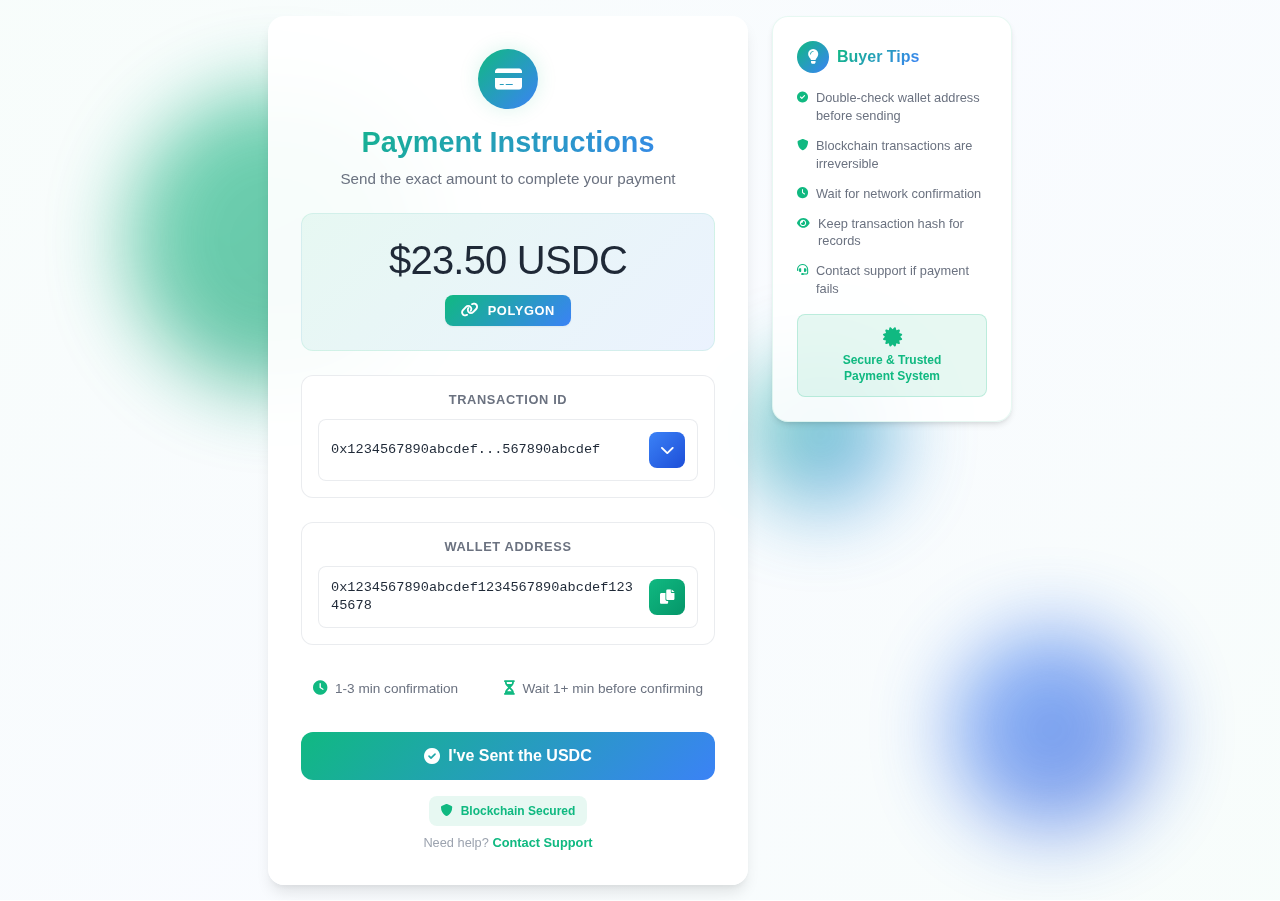
<file: Payment Page.html>
<!DOCTYPE html>
<html lang="en">
<head>
    <meta charset="UTF-8">
    <meta name="viewport" content="width=device-width, initial-scale=1.0">
    <title>Payment Instructions - Halaxa</title>
    
    <!-- Favicon -->
    <link rel="icon" type="image/x-icon" href="favicon.ico">
    <link rel="icon" type="image/png" sizes="16x16" href="favicon-16x16.png">
    <link rel="icon" type="image/png" sizes="32x32" href="favicon-32x32.png">
    <link rel="icon" type="image/png" sizes="48x48" href="favicon-48x48.png">
    <link rel="icon" type="image/png" sizes="96x96" href="favicon-96x96.png">
    <link rel="icon" type="image/png" sizes="192x192" href="favicon-192x192.png">
    <link rel="apple-touch-icon" sizes="180x180" href="apple-touch-icon.png">
    <link href="https://api.fontshare.com/v2/css?f[]=satoshi@900,700,500,400&display=swap" rel="stylesheet">
    <link rel="stylesheet" href="https://cdnjs.cloudflare.com/ajax/libs/font-awesome/6.0.0/css/all.min.css">
    <style>
        :root {
            /* Dashboard Theme Colors */
            --primary-color: #1a1a2e;
            --secondary-color: #16213e;
            --accent-primary: #10b981;
            --accent-secondary: #3498db;
            --text-primary: #1f2937;
            --text-secondary: #6b7280;
            --text-light: #9ca3af;
            --bg-primary: #ffffff;
            --bg-secondary: #f8fafc;
            --border-light: rgba(229, 231, 235, 0.8);
            --shadow-sm: 0 1px 2px 0 rgba(0, 0, 0, 0.05);
            --shadow-md: 0 4px 6px -1px rgba(0, 0, 0, 0.1), 0 2px 4px -1px rgba(0, 0, 0, 0.06);
            --shadow-lg: 0 10px 15px -3px rgba(0, 0, 0, 0.1), 0 4px 6px -2px rgba(0, 0, 0, 0.05);
            --shadow-xl: 0 20px 25px -5px rgba(0, 0, 0, 0.1), 0 10px 10px -5px rgba(0, 0, 0, 0.04);
            --shadow-glow: 0 0 20px rgba(16, 185, 129, 0.15);
            --gradient-primary: linear-gradient(135deg, #10b981, #059669);
            --gradient-secondary: linear-gradient(135deg, #3b82f6, #1d4ed8);
            --gradient-mixed: linear-gradient(135deg, #10b981, #3b82f6);
            --gradient-mixed-secondary: linear-gradient(135deg, rgba(16, 185, 129, 0.1), rgba(59, 130, 246, 0.1));
            --gradient-shine: linear-gradient(90deg, transparent, rgba(255, 255, 255, 0.4), transparent);
            --radius-sm: 0.375rem;
            --radius-md: 0.5rem;
            --radius-lg: 0.75rem;
            --radius-xl: 1rem;
            --radius-2xl: 1.5rem;
            --space-1: 0.25rem;
            --space-2: 0.5rem;
            --space-3: 0.75rem;
            --space-4: 1rem;
            --space-6: 1.5rem;
            --space-8: 2rem;
            --space-10: 2.5rem;
            --space-12: 3rem;
            --duration-fast: 150ms;
            --duration-normal: 300ms;
            --duration-slow: 500ms;
            --font-primary: 'Satoshi', -apple-system, BlinkMacSystemFont, sans-serif;
            --font-mono: 'SF Mono', 'Monaco', 'Inconsolata', 'Roboto Mono', monospace;
        }

        * {
            margin: 0;
            padding: 0;
            box-sizing: border-box;
        }

        body {
            font-family: var(--font-primary);
            background: var(--bg-primary);
            min-height: 100vh;
            display: flex;
            justify-content: center;
            align-items: center;
            position: relative;
            overflow-x: hidden;
            padding: var(--space-4);
            margin: 0;
        }

        /* Animated Background */
        body::before {
            content: '';
            position: fixed;
            top: 0;
            left: 0;
            width: 100%;
            height: 100%;
            background: linear-gradient(135deg, 
                rgba(16, 185, 129, 0.03) 0%, 
                rgba(59, 130, 246, 0.03) 50%, 
                rgba(16, 185, 129, 0.03) 100%);
            animation: gradientFlow 20s ease infinite;
            z-index: 0;
        }

        @keyframes gradientFlow {
            0%, 100% { 
                background: linear-gradient(135deg, 
                    rgba(16, 185, 129, 0.03) 0%, 
                    rgba(59, 130, 246, 0.03) 50%, 
                    rgba(16, 185, 129, 0.03) 100%);
            }
            50% { 
                background: linear-gradient(135deg, 
                    rgba(59, 130, 246, 0.03) 0%, 
                    rgba(16, 185, 129, 0.03) 50%, 
                    rgba(59, 130, 246, 0.03) 100%);
            }
        }

        /* Floating Orbs */
        .floating-orbs {
            position: fixed;
            width: 100%;
            height: 100%;
            top: 0;
            left: 0;
            z-index: 1;
            pointer-events: none;
            overflow: hidden;
        }

        .orb {
            position: absolute;
            border-radius: 50%;
            filter: blur(40px);
            opacity: 0.6;
            animation: floatOrb 15s infinite ease-in-out;
        }

        .orb:nth-child(1) {
            width: 300px;
            height: 300px;
            background: var(--gradient-primary);
            top: 10%;
            left: 10%;
            animation-delay: 0s;
        }

        .orb:nth-child(2) {
            width: 200px;
            height: 200px;
            background: var(--gradient-secondary);
            top: 70%;
            right: 10%;
            animation-delay: 5s;
        }

        .orb:nth-child(3) {
            width: 150px;
            height: 150px;
            background: var(--gradient-mixed);
            top: 40%;
            right: 30%;
            animation-delay: 10s;
        }

        @keyframes floatOrb {
            0%, 100% {
                transform: translate(0, 0) scale(1);
                opacity: 0.6;
            }
            33% {
                transform: translate(30px, -30px) scale(1.1);
                opacity: 0.8;
            }
            66% {
                transform: translate(-20px, 20px) scale(0.9);
                opacity: 0.4;
            }
        }

        /* Main Container Layout */
        .payment-layout {
            display: flex;
            gap: var(--space-6);
            align-items: flex-start;
            justify-content: center;
            max-width: 800px;
            width: 100%;
            position: relative;
            z-index: 10;
        }

        /* Main Container */
        .payment-container {
            background: rgba(255, 255, 255, 0.95);
            backdrop-filter: blur(20px);
            -webkit-backdrop-filter: blur(20px);
            border: 1px solid rgba(255, 255, 255, 0.2);
            border-radius: var(--radius-xl);
            padding: var(--space-8);
            width: 480px;
            flex-shrink: 0;
            position: relative;
            box-shadow: var(--shadow-lg);
            animation: containerSlideIn 0.8s ease-out;
        }

        @keyframes containerSlideIn {
            0% {
                opacity: 0;
                transform: translateY(20px) scale(0.98);
            }
            100% {
                opacity: 1;
                transform: translateY(0) scale(1);
            }
        }

        .payment-container::before {
            content: '';
            position: absolute;
            top: 0;
            left: 0;
            right: 0;
            bottom: 0;
            background: var(--gradient-shine);
            opacity: 0;
            border-radius: var(--radius-xl);
            transition: opacity var(--duration-slow) ease;
            pointer-events: none;
        }

        .payment-container:hover::before {
            opacity: 1;
            animation: shimmer 2s ease-in-out;
        }

        @keyframes shimmer {
            0% { transform: translateX(-100%); }
            100% { transform: translateX(100%); }
        }

        /* Tips Card */
        .tips-card {
            background: rgba(255, 255, 255, 0.9);
            backdrop-filter: blur(20px);
            -webkit-backdrop-filter: blur(20px);
            border: 1px solid rgba(16, 185, 129, 0.1);
            border-radius: var(--radius-xl);
            padding: var(--space-6);
            width: 240px;
            flex-shrink: 0;
            position: relative;
            box-shadow: var(--shadow-md);
            animation: tipsSlideIn 0.8s ease-out 0.2s both;
        }

        @keyframes tipsSlideIn {
            0% {
                opacity: 0;
                transform: translateX(20px) scale(0.98);
            }
            100% {
                opacity: 1;
                transform: translateX(0) scale(1);
            }
        }

        .tips-card::before {
            content: '';
            position: absolute;
            top: 0;
            left: 0;
            right: 0;
            bottom: 0;
            background: var(--gradient-mixed-secondary);
            opacity: 0;
            border-radius: var(--radius-xl);
            transition: opacity var(--duration-normal) ease;
            pointer-events: none;
        }

        .tips-card:hover::before {
            opacity: 0.5;
        }

        .tips-header {
            display: flex;
            align-items: center;
            gap: var(--space-2);
            margin-bottom: var(--space-4);
        }

        .tips-icon {
            width: 32px;
            height: 32px;
            background: var(--gradient-mixed);
            border-radius: 50%;
            display: flex;
            align-items: center;
            justify-content: center;
            color: white;
            font-size: 0.9rem;
            flex-shrink: 0;
        }

        .tips-title {
            font-size: 1rem;
            font-weight: 700;
            color: var(--text-primary);
            background: var(--gradient-mixed);
            -webkit-background-clip: text;
            -webkit-text-fill-color: transparent;
            background-clip: text;
        }

        .tips-list {
            list-style: none;
            padding: 0;
            margin: 0;
        }

        .tip-item {
            display: flex;
            align-items: flex-start;
            gap: var(--space-2);
            margin-bottom: var(--space-3);
            font-size: 0.8rem;
            line-height: 1.4;
            color: var(--text-secondary);
            transition: all var(--duration-normal) ease;
        }

        .tip-item:hover {
            color: var(--text-primary);
            transform: translateX(2px);
        }

        .tip-item:last-child {
            margin-bottom: 0;
        }

        .tip-icon {
            color: var(--accent-primary);
            font-size: 0.7rem;
            margin-top: 2px;
            flex-shrink: 0;
        }

        .trust-badge {
            background: rgba(16, 185, 129, 0.1);
            border: 1px solid rgba(16, 185, 129, 0.2);
            border-radius: var(--radius-md);
            padding: var(--space-3);
            margin-top: var(--space-4);
            text-align: center;
        }

        .trust-badge-icon {
            color: var(--accent-primary);
            font-size: 1.2rem;
            margin-bottom: var(--space-1);
        }

        .trust-badge-text {
            font-size: 0.75rem;
            font-weight: 600;
            color: var(--accent-primary);
            line-height: 1.3;
        }

        /* Header Section */
        .header-section {
            text-align: center;
            margin-bottom: var(--space-6);
            position: relative;
        }

        .payment-icon {
            width: 60px;
            height: 60px;
            background: var(--gradient-mixed);
            border-radius: 50%;
            display: flex;
            align-items: center;
            justify-content: center;
            margin: 0 auto var(--space-4) auto;
            font-size: 1.5rem;
            color: white;
            box-shadow: var(--shadow-glow);
        }

        .headline {
            font-size: 1.8rem;
            font-weight: 700;
            color: var(--text-primary);
            margin-bottom: var(--space-2);
            background: var(--gradient-mixed);
            -webkit-background-clip: text;
            -webkit-text-fill-color: transparent;
            background-clip: text;
            line-height: 1.2;
        }

        .subheading {
            font-size: 0.95rem;
            color: var(--text-secondary);
            font-weight: 500;
            line-height: 1.4;
        }

        /* Amount Section */
        .amount-section {
            background: var(--gradient-mixed-secondary);
            border: 1px solid rgba(16, 185, 129, 0.1);
            border-radius: var(--radius-lg);
            padding: var(--space-6);
            margin-bottom: var(--space-6);
            text-align: center;
            position: relative;
            overflow: hidden;
            backdrop-filter: blur(10px);
        }

        .amount-section::before {
            content: '';
            position: absolute;
            top: -2px;
            left: -2px;
            right: -2px;
            bottom: -2px;
            background: var(--gradient-mixed);
            border-radius: var(--radius-lg);
            z-index: -1;
            opacity: 0;
            transition: opacity var(--duration-normal) ease;
        }

        .amount-section:hover::before {
            opacity: 0.1;
        }

        .amount-value {
            font-size: 2.5rem;
            font-weight: 300;
            color: var(--text-primary);
            margin-bottom: var(--space-3);
            font-family: -apple-system, BlinkMacSystemFont, 'SF Pro Display', 'Helvetica Neue', Arial, sans-serif;
            letter-spacing: -0.02em;
        }

        .chain-badge {
            display: inline-flex;
            align-items: center;
            gap: var(--space-2);
            background: var(--gradient-mixed);
            color: white;
            font-size: 0.8rem;
            font-weight: 600;
            padding: var(--space-2) var(--space-4);
            border-radius: var(--radius-md);
            text-transform: uppercase;
            letter-spacing: 0.05em;
            box-shadow: var(--shadow-sm);
        }

        .chain-badge i {
            font-size: 0.9rem;
        }

        /* Transaction ID Section */
        .transaction-section {
            background: rgba(255, 255, 255, 0.7);
            border: 1px solid var(--border-light);
            border-radius: var(--radius-lg);
            padding: var(--space-4);
            margin-bottom: var(--space-6);
            backdrop-filter: blur(10px);
        }

        .transaction-label {
            font-size: 0.8rem;
            font-weight: 600;
            color: var(--text-secondary);
            text-transform: uppercase;
            letter-spacing: 0.05em;
            margin-bottom: var(--space-3);
            text-align: center;
        }

        .transaction-id-container {
            display: flex;
            align-items: center;
            gap: var(--space-3);
            background: rgba(255, 255, 255, 0.8);
            border: 1px solid var(--border-light);
            border-radius: var(--radius-md);
            padding: var(--space-3);
            transition: all var(--duration-normal) ease;
        }

        .transaction-id-container:hover {
            border-color: var(--accent-primary);
            box-shadow: 0 0 0 2px rgba(16, 185, 129, 0.1);
        }

        .transaction-id {
            font-family: var(--font-mono);
            font-size: 0.85rem;
            color: var(--text-primary);
            font-weight: 500;
            flex: 1;
            line-height: 1.3;
            cursor: pointer;
            transition: color var(--duration-normal) ease;
        }

        .transaction-id:hover {
            color: var(--accent-primary);
        }

        .transaction-id.expanded {
            word-break: break-all;
        }

        .expand-button {
            background: var(--gradient-secondary);
            border: none;
            color: white;
            width: 36px;
            height: 36px;
            border-radius: var(--radius-md);
            cursor: pointer;
            font-size: 0.9rem;
            transition: all var(--duration-normal) ease;
            display: flex;
            align-items: center;
            justify-content: center;
            flex-shrink: 0;
        }

        .expand-button:hover {
            transform: translateY(-1px) scale(1.05);
            box-shadow: var(--shadow-md);
        }

        .expand-button:active {
            transform: translateY(0) scale(0.95);
        }

        .expand-button.expanded {
            background: var(--gradient-primary);
        }

        /* Wallet Address Section */
        .wallet-section {
            background: rgba(255, 255, 255, 0.7);
            border: 1px solid var(--border-light);
            border-radius: var(--radius-lg);
            padding: var(--space-4);
            margin-bottom: var(--space-6);
            backdrop-filter: blur(10px);
        }

        .wallet-label {
            font-size: 0.8rem;
            font-weight: 600;
            color: var(--text-secondary);
            text-transform: uppercase;
            letter-spacing: 0.05em;
            margin-bottom: var(--space-3);
            text-align: center;
        }

        .wallet-address-container {
            display: flex;
            align-items: center;
            gap: var(--space-3);
            background: rgba(255, 255, 255, 0.8);
            border: 1px solid var(--border-light);
            border-radius: var(--radius-md);
            padding: var(--space-3);
            transition: all var(--duration-normal) ease;
        }

        .wallet-address-container:hover {
            border-color: var(--accent-primary);
            box-shadow: 0 0 0 2px rgba(16, 185, 129, 0.1);
        }

        .wallet-address {
            font-family: var(--font-mono);
            font-size: 0.85rem;
            color: var(--text-primary);
            font-weight: 500;
            word-break: break-all;
            flex: 1;
            line-height: 1.3;
        }

        .copy-button {
            background: var(--gradient-primary);
            border: none;
            color: white;
            width: 36px;
            height: 36px;
            border-radius: var(--radius-md);
            cursor: pointer;
            font-size: 0.9rem;
            transition: all var(--duration-normal) ease;
            display: flex;
            align-items: center;
            justify-content: center;
            flex-shrink: 0;
        }

        .copy-button:hover {
            transform: translateY(-1px) scale(1.05);
            box-shadow: var(--shadow-md);
        }

        .copy-button:active {
            transform: translateY(0) scale(0.95);
        }

        /* Info Section - Simplified */
        .info-section {
            display: flex;
            justify-content: space-between;
            align-items: center;
            background: rgba(255, 255, 255, 0.5);
            border-radius: var(--radius-md);
            padding: var(--space-3);
            margin-bottom: var(--space-6);
            font-size: 0.85rem;
            color: var(--text-secondary);
        }

        .info-item {
            display: flex;
            align-items: center;
            gap: var(--space-2);
        }

        .info-item i {
            color: var(--accent-primary);
            font-size: 0.9rem;
        }

        /* Action Button */
        .action-button {
            width: 100%;
            height: 48px;
            background: var(--gradient-mixed);
            border: none;
            border-radius: var(--radius-lg);
            color: white;
            font-size: 1rem;
            font-weight: 600;
            cursor: pointer;
            transition: all var(--duration-normal) ease;
            position: relative;
            overflow: hidden;
            margin-bottom: var(--space-4);
            display: flex;
            align-items: center;
            justify-content: center;
            gap: var(--space-2);
        }

        .action-button::before {
            content: '';
            position: absolute;
            top: 0;
            left: -100%;
            width: 100%;
            height: 100%;
            background: var(--gradient-shine);
            transition: left var(--duration-slow) ease;
        }

        .action-button:hover {
            transform: translateY(-2px);
            box-shadow: 0 8px 20px rgba(16, 185, 129, 0.25);
        }

        .action-button:hover::before {
            left: 100%;
        }

        .action-button:active {
            transform: translateY(0);
        }

        .action-button i {
            font-size: 1rem;
        }

        /* Footer Info - Simplified */
        .footer-info {
            text-align: center;
        }

        .security-badge {
            display: inline-flex;
            align-items: center;
            gap: var(--space-2);
            background: rgba(16, 185, 129, 0.1);
            color: var(--accent-primary);
            font-size: 0.75rem;
            font-weight: 600;
            padding: var(--space-2) var(--space-3);
            border-radius: var(--radius-md);
            margin-bottom: var(--space-2);
        }

        .contact-info {
            font-size: 0.8rem;
            color: var(--text-light);
            line-height: 1.4;
        }

        .contact-email {
            color: var(--accent-primary);
            text-decoration: none;
            font-weight: 600;
            transition: color var(--duration-normal) ease;
        }

        .contact-email:hover {
            color: var(--accent-secondary);
        }

        /* Mobile Responsive */
        @media (max-width: 768px) {
            body {
                padding: var(--space-2);
                align-items: flex-start;
                padding-top: var(--space-8);
            }

            .payment-layout {
                flex-direction: column;
                gap: var(--space-4);
                align-items: center;
                justify-content: flex-start;
            }

            .payment-container {
                width: 100%;
                max-width: 480px;
                padding: var(--space-6);
                margin: 0;
            }

            .tips-card {
                width: 100%;
                max-width: 480px;
                padding: var(--space-4);
            }

            .tips-header {
                justify-content: center;
                text-align: center;
            }

            .tip-item {
                font-size: 0.85rem;
            }

            .headline {
                font-size: 1.6rem;
            }

            .subheading {
                font-size: 0.9rem;
            }

            .amount-value {
                font-size: 2.2rem;
            }

            .info-section {
                flex-direction: column;
                gap: var(--space-2);
                text-align: center;
            }

            .wallet-address-container {
                flex-direction: column;
                gap: var(--space-3);
            }

            .copy-button {
                width: 100%;
                height: 40px;
            }
        }

        @media (max-width: 480px) {
            body {
                padding: var(--space-2);
                padding-top: var(--space-6);
            }

            .payment-container,
            .tips-card {
                padding: var(--space-4);
            }

            .headline {
                font-size: 1.5rem;
            }

            .amount-value {
                font-size: 2rem;
            }

            .payment-icon {
                width: 50px;
                height: 50px;
                font-size: 1.2rem;
            }

            .tips-title {
                font-size: 0.9rem;
            }

            .tip-item {
                font-size: 0.8rem;
            }
        }
    </style>
</head>
<body>
    <div class="floating-orbs">
        <div class="orb"></div>
        <div class="orb"></div>
        <div class="orb"></div>
    </div>

    <div class="payment-layout">
        <div class="payment-container">
            <div class="header-section">
                <div class="payment-icon">
                    <i class="fas fa-credit-card"></i>
                </div>
                <h1 class="headline">Payment Instructions</h1>
                <p class="subheading">Send the exact amount to complete your payment</p>
            </div>

            <div class="amount-section">
                <div class="amount-value" id="amount-display">$23.50 USDC</div>
                <div class="chain-badge" id="chain-display">
                    <i class="fas fa-link"></i>
                    <span>Polygon</span>
                </div>
            </div>

            <div class="transaction-section">
                <div class="transaction-label">Transaction ID</div>
                <div class="transaction-id-container">
                    <span class="transaction-id" id="transaction-id">0x1234567890abcdef...567890abcdef</span>
                    <button class="expand-button" onclick="expandTransactionId()" aria-label="Expand transaction ID">
                        <i class="fas fa-chevron-down"></i>
                    </button>
                </div>
            </div>

            <div class="wallet-section">
                <div class="wallet-label">Wallet Address</div>
                <div class="wallet-address-container">
                    <span class="wallet-address" id="wallet-address">0x1234567890abcdef1234567890abcdef12345678</span>
                    <button class="copy-button" onclick="copyWalletAddress()" aria-label="Copy wallet address">
                        <i class="fas fa-copy"></i>
                    </button>
                </div>
            </div>

            <div class="info-section">
                <div class="info-item">
                    <i class="fas fa-clock"></i>
                    <span>1-3 min confirmation</span>
                </div>
                <div class="info-item">
                    <i class="fas fa-hourglass-half"></i>
                    <span>Wait 1+ min before confirming</span>
                </div>
            </div>

            <button class="action-button" id="confirm-payment">
                <i class="fas fa-check-circle"></i>
                <span>I've Sent the USDC</span>
            </button>

            <div class="footer-info">
                <div class="security-badge">
                    <i class="fas fa-shield-alt"></i>
                    <span>Blockchain Secured</span>
                </div>
                <div class="contact-info">
                    Need help? <a href="mailto:Halaxa.inc@gmail.com" class="contact-email">Contact Support</a>
                </div>
            </div>
        </div>

        <div class="tips-card">
            <div class="tips-header">
                <div class="tips-icon">
                    <i class="fas fa-lightbulb"></i>
                </div>
                <h2 class="tips-title">Buyer Tips</h2>
            </div>
            <ul class="tips-list">
                <li class="tip-item">
                    <i class="fas fa-check-circle tip-icon"></i>
                    <span>Double-check wallet address before sending</span>
                </li>
                <li class="tip-item">
                    <i class="fas fa-shield-alt tip-icon"></i>
                    <span>Blockchain transactions are irreversible</span>
                </li>
                <li class="tip-item">
                    <i class="fas fa-clock tip-icon"></i>
                    <span>Wait for network confirmation</span>
                </li>
                <li class="tip-item">
                    <i class="fas fa-eye tip-icon"></i>
                    <span>Keep transaction hash for records</span>
                </li>
                <li class="tip-item">
                    <i class="fas fa-headset tip-icon"></i>
                    <span>Contact support if payment fails</span>
                </li>
            </ul>
            <div class="trust-badge">
                <div class="trust-badge-icon">
                    <i class="fas fa-certificate"></i>
                </div>
                <div class="trust-badge-text">Secure & Trusted<br>Payment System</div>
            </div>
        </div>
    </div>

    <script src="./Payment Page.js" defer></script>
    <script type="module" src="./supabase-client.js"></script>
</body>
</html>
</file>
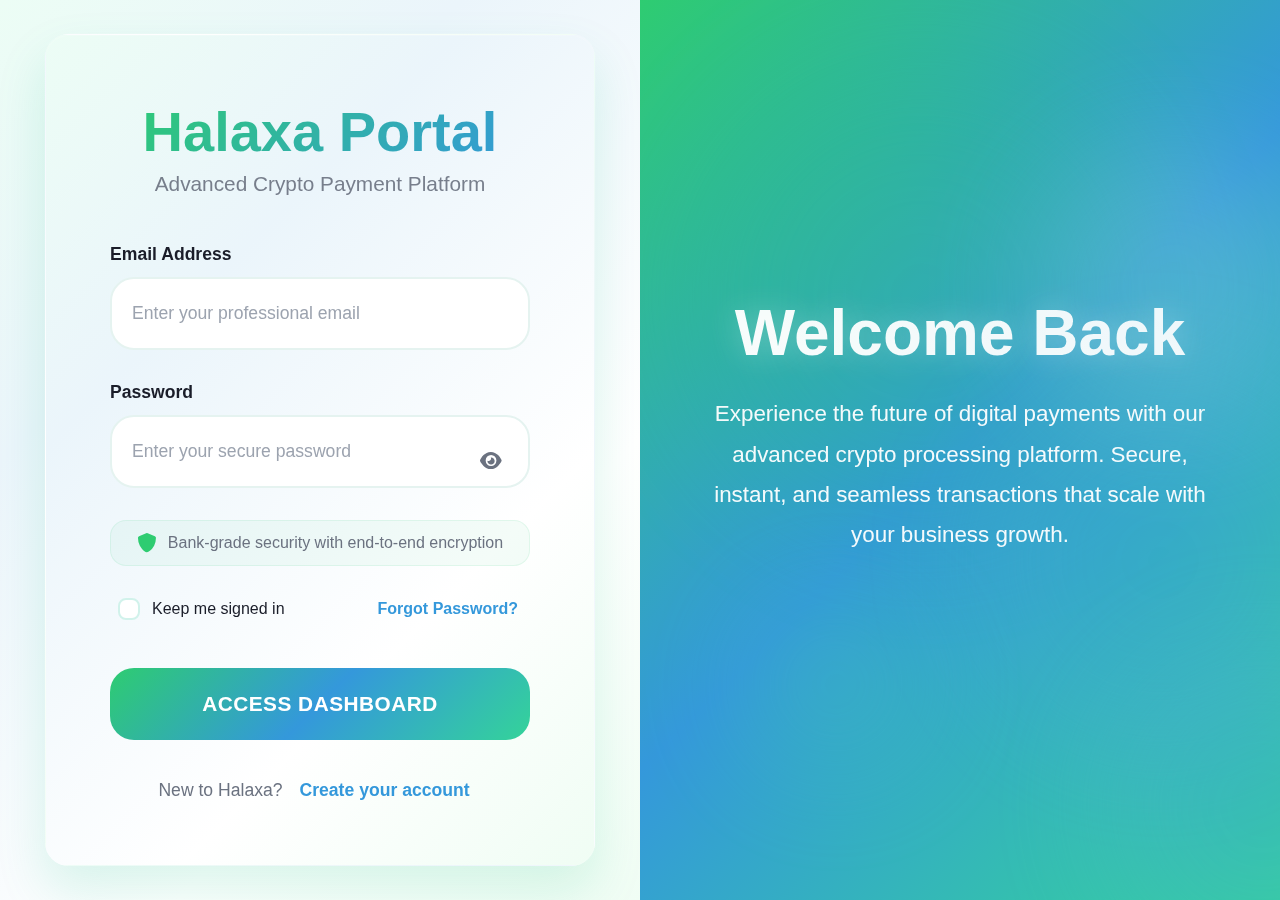
<file: SPA copy.html>
<!DOCTYPE html>
<html lang="en">
<head>
    <meta charset="UTF-8">
    <meta name="viewport" content="width=device-width, initial-scale=1.0">
    <title>Halaxa Pay Dashboard</title>
    <link rel="icon" type="image/x-icon" href="./favicon.ico">
    <link rel="stylesheet" href="./SPA.css?.0&timestamp=20250615154700">
    <link rel="preconnect" href="https://fonts.googleapis.com">
    <link rel="preconnect" href="https://fonts.gstatic.com" crossorigin>
    <link href="https://fonts.googleapis.com/css2?family=Inter:ital,opsz,wght@0,14..32,100..900;1,14..32,100..900&display=swap" rel="stylesheet">
    <link rel="stylesheet" href="https://cdnjs.cloudflare.com/ajax/libs/font-awesome/6.0.0/css/all.min.css">
</head>
<body>
    <!-- Floating Particles Background -->
    <div class="floating-particles">
        <div class="particle"></div>
        <div class="particle"></div>
        <div class="particle"></div>
        <div class="particle"></div>
        <div class="particle"></div>
        <div class="particle"></div>
        <div class="particle"></div>
        <div class="particle"></div>
    </div>

    <!-- Auth Container (hidden by default) -->
    <div id="auth-container" class="auth-container" style="display: none;">
        <div class="auth-background"></div>
        <div class="auth-content">
            <div class="auth-card">
                <div class="auth-logo">
                    <h1>Halaxa</h1>
                    <p>Welcome back to your dashboard</p>
                </div>
                <div id="auth-form" class="auth-form">
                    <!-- Auth form content will be loaded here -->
                </div>
            </div>
        </div>
    </div>

    <!-- Main Dashboard Container -->
    <div class="dashboard-wrapper">
        <div class="sidebar">
            <div class="logo-section">
                <h1>Halaxa Pay</h1>
            </div>
            <ul class="nav-menu">
                <li class="nav-item active" data-page="home-page">
                    <i class="fas fa-home"></i>
                    <span>Home</span>
                    <div class="nav-indicator"></div>
                </li>
                <li class="nav-item" data-page="transactions-page">
                    <i class="fas fa-list-alt"></i>
                    <span>Transactions</span>
                    <div class="nav-indicator"></div>
                </li>
                <li class="nav-item" data-page="payment-link-page">
                    <i class="fas fa-link"></i>
                    <span>Payment Link</span>
                    <div class="nav-indicator"></div>
                </li>
                <li class="nav-item" data-page="capital-page">
                    <i class="fas fa-chart-line"></i>
                    <span>Capital</span>
                    <div class="nav-indicator"></div>
                </li>
                <li class="nav-item" data-page="account-page">
                    <i class="fas fa-building"></i>
                    <span>Accounts</span>
                    <div class="nav-indicator"></div>
                </li>
                <li class="nav-item" data-page="plans-page">
                    <i class="fas fa-crown"></i>
                    <span>Plans</span>
                    <div class="nav-indicator"></div>
                </li>
                <li class="nav-item" data-page="orders-page">
                    <i class="fas fa-shipping-fast"></i>
                    <span>Orders & Shipping</span>
                    <div class="nav-indicator"></div>
                </li>
                <li class="nav-item" data-page="help-page">
                    <i class="fas fa-question-circle"></i>
                    <span>Help</span>
                    <div class="nav-indicator"></div>
                </li>
            </ul>
        </div>

        <!-- Mobile Bottom Navigation -->
        <nav class="mobile-nav">
            <div class="mobile-nav-item active" data-page="home-page">
                <i class="fas fa-home mobile-nav-icon"></i>
                <span class="mobile-nav-label">Home</span>
            </div>
            <div class="mobile-nav-item" data-page="transactions-page">
                <i class="fas fa-list-alt mobile-nav-icon"></i>
                <span class="mobile-nav-label">Transactions</span>
            </div>
            <div class="mobile-nav-item" data-page="payment-link-page">
                <i class="fas fa-link mobile-nav-icon"></i>
                <span class="mobile-nav-label">Payment</span>
            </div>
            <div class="mobile-nav-item" data-page="capital-page">
                <i class="fas fa-chart-line mobile-nav-icon"></i>
                <span class="mobile-nav-label">Capital</span>
            </div>
            <div class="mobile-nav-item" data-page="account-page">
                <i class="fas fa-building mobile-nav-icon"></i>
                <span class="mobile-nav-label">Account</span>
            </div>
        </nav>

        <div class="main-content-area">
            <div class="page-content active-page" id="home-page">
                <!-- Welcome Header -->
                <div class="welcome-header">
                    <div class="welcome-content">
                        <h1 class="welcome-title">Welcome to Your Financial Universe</h1>
                        <p class="welcome-subtitle">Where digital wealth meets infinite possibilities</p>
                        <div class="welcome-metrics">
                            <div class="metric-pill">
                                <i class="fas fa-rocket"></i>
                                <span>Portfolio Ascending</span>
                            </div>
                            <div class="metric-pill">
                                <i class="fas fa-shield-alt"></i>
                                <span>Fortress-Grade Security</span>
                            </div>
                            <div class="metric-pill">
                                <i class="fas fa-lightning-bolt"></i>
                                <span>Lightning Transactions</span>
                            </div>
                        </div>
                    </div>
                    <div class="welcome-visual">
                        <div class="floating-elements">
                            <div class="float-element crypto-coin">₿</div>
                            <div class="float-element crypto-coin">Ξ</div>
                            <div class="float-element crypto-coin">$</div>
                        </div>
                    </div>
                </div>

                <!-- Enhanced Portfolio Overview -->
                <div class="portfolio-section">
                    <div class="portfolio-grid">
                        <!-- USDC Treasury Card -->
                        <div class="treasury-card primary-vault">
                            <div class="treasury-header">
                                <div class="vault-info">
                                    <div class="vault-icon">
                                        <i class="fas fa-coins"></i>
                            </div>
                                    <div class="vault-details">
                                        <h3>Digital Treasury</h3>
                                        <p>USDC Stronghold</p>
                                    </div>
                                </div>
                                <div class="vault-actions">
                                    <button class="vault-action">
                                        <i class="fas fa-chart-area"></i>
                                </button>
                                    <button class="vault-action">
                                        <i class="fas fa-expand-arrows-alt"></i>
                                </button>
                            </div>
                        </div>
                            
                            <div class="vault-balance">
                                <div class="balance-display">
                                    <span class="currency-symbol">$</span>
                                    <span class="balance-main digital-vault-amount">0</span>
                                    <span class="balance-decimal">.00</span>
                        </div>
                                <div class="balance-subtitle">0 USDC</div>
                    </div>
                            
                            <div class="treasury-chart-container">
                                <svg class="treasury-chart" viewBox="0 0 350 80" preserveAspectRatio="none">
                                    <defs>
                                        <linearGradient id="treasuryGradient" x1="0%" y1="0%" x2="0%" y2="100%">
                                            <stop offset="0%" style="stop-color:#10b981;stop-opacity:0.8" />
                                            <stop offset="50%" style="stop-color:#34d399;stop-opacity:0.4" />
                                            <stop offset="100%" style="stop-color:#ffffff;stop-opacity:0.05" />
                                        </linearGradient>
                                        <linearGradient id="treasuryLine" x1="0%" y1="0%" x2="100%" y2="0%">
                                            <stop offset="0%" style="stop-color:#059669" />
                                            <stop offset="50%" style="stop-color:#10b981" />
                                            <stop offset="100%" style="stop-color:#34d399" />
                                        </linearGradient>
                                    </defs>
                                    
                                    <path class="chart-area" d="M0,80 L0,45 Q30,35 60,40 Q90,30 120,35 Q150,25 180,30 Q210,20 240,25 Q270,15 300,20 Q330,10 350,15 L350,80 Z" 
                                          fill="url(#treasuryGradient)" />
                                    
                                    <path class="chart-line" d="M0,45 Q30,35 60,40 Q90,30 120,35 Q150,25 180,30 Q210,20 240,25 Q270,15 300,20 Q330,10 350,15" 
                                          fill="none" 
                                          stroke="url(#treasuryLine)" 
                                          stroke-width="3" 
                                          stroke-linecap="round" />
                                    
                                    <circle class="chart-dot" cx="350" cy="15" r="4" fill="#10b981" />
                                    <circle class="chart-glow" cx="350" cy="15" r="8" fill="#10b981" opacity="0.3" />
                                </svg>
                </div>

                            <div class="vault-metrics">
                                <div class="vault-change positive">
                                    <i class="fas fa-trending-up"></i>
                                    <span>+12.5% Moon Trajectory</span>
                                </div>
                                <div class="vault-period">30-Day Performance</div>
                            </div>
                        </div>

                        <!-- Quick Actions Hub -->
                        <div class="actions-hub">
                            <div class="hub-header">
                                <h3>Command Center</h3>
                                <p>Execute with precision</p>
                            </div>
                            <div class="actions-grid">
                                <button class="action-tile send">
                                    <div class="tile-icon">
                                        <i class="fas fa-paper-plane"></i>
                                    </div>
                                    <span>Deploy Funds</span>
                                </button>
                                <button class="action-tile receive">
                                    <div class="tile-icon">
                                        <i class="fas fa-download"></i>
                                    </div>
                                    <span>Summon Assets</span>
                                </button>
                                <button class="action-tile exchange">
                                    <div class="tile-icon">
                                    <i class="fas fa-exchange-alt"></i>
                                </div>
                                    <span>Transmute Value</span>
                                </button>
                                <button class="action-tile link">
                                    <div class="tile-icon">
                                        <i class="fas fa-link"></i>
                            </div>
                                    <span>Forge Link</span>
                                </button>
                            </div>
                        </div>

                        <!-- Market Pulse -->
                        <div class="market-pulse-card">
                            <div class="pulse-header">
                                <div class="pulse-info">
                                    <h3>Market Heartbeat</h3>
                                    <p>Real-time ecosystem pulse</p>
                                </div>
                                <div class="pulse-indicator">
                                    <div class="heartbeat"></div>
                            </div>
                            </div>
                            <div class="market-stats">
                                <div class="market-stat">
                                    <div class="stat-icon crypto-up">
                                        <i class="fab fa-bitcoin"></i>
                                    </div>
                                    <div class="stat-data">
                                        <div class="stat-value">$67,420</div>
                                        <div class="stat-change positive">+2.4%</div>
                                    </div>
                                </div>
                                <div class="market-stat">
                                    <div class="stat-icon crypto-stable">
                                        <i class="fab fa-ethereum"></i>
                                    </div>
                                    <div class="stat-data">
                                        <div class="stat-value">$3,840</div>
                                        <div class="stat-change positive">+1.8%</div>
                                    </div>
                                </div>
                                <div class="market-stat">
                                    <div class="stat-icon crypto-neutral">
                                        <span class="usdc-icon">USDC</span>
                                    </div>
                                    <div class="stat-data">
                                        <div class="stat-value">$1.00</div>
                                        <div class="stat-change neutral">0.0%</div>
                                    </div>
                                </div>
                            </div>
                        </div>
                    </div>
                        </div>

                <!-- Empire Metrics -->
                <div class="empire-metrics">
                    <div class="metrics-header">
                        <h2 class="section-title">
                            <i class="fas fa-crown"></i>
                            Empire Analytics
                        </h2>
                        <p class="section-subtitle">Your digital dominion at a glance</p>
                                </div>
                    
                    <div class="metrics-grid">
                        <div class="metric-card wealth">
                            <div class="metric-visual">
                                <div class="metric-icon">
                                    <i class="fas fa-gem"></i>
                            </div>
                                <div class="metric-pulse"></div>
                            </div>
                            <div class="metric-content">
                                <div class="metric-label">Digital Vault</div>
                                <div class="metric-value">$0</div>
                                <div class="metric-insight">USDC Accumulated</div>
                            </div>
                        </div>

                        <div class="metric-card velocity">
                            <div class="metric-visual">
                                <div class="metric-icon">
                                    <i class="fas fa-bolt"></i>
                                </div>
                                <div class="metric-pulse"></div>
                            </div>
                            <div class="metric-content">
                                <div class="metric-label">Transaction Velocity</div>
                                <div class="metric-value" data-metric="velocity">1,247</div>
                                <div class="metric-insight">Network Executions</div>
                            </div>
                        </div>

                        <div class="metric-card precision">
                            <div class="metric-visual">
                                <div class="metric-icon">
                                    <i class="fas fa-crosshairs"></i>
                                </div>
                                <div class="metric-pulse"></div>
                            </div>
                            <div class="metric-content">
                                <div class="metric-label">Precision Rate</div>
                                <div class="metric-value" data-metric="flawless_executions">98.5%</div>
                                <div class="metric-insight">Flawless Execution</div>
                            </div>
                        </div>

                        <div class="metric-card magnitude">
                            <div class="metric-visual">
                                <div class="metric-icon">
                                    <i class="fas fa-balance-scale"></i>
                                </div>
                                <div class="metric-pulse"></div>
                            </div>
                            <div class="metric-content">
                                <div class="metric-label">Transaction Magnitude</div>
                                <div class="metric-value">$0.00</div>
                                <div class="metric-insight">Average Flow</div>
                            </div>
                        </div>

                        <div class="metric-card network">
                            <div class="metric-visual">
                                <div class="metric-icon">
                                    <i class="fas fa-network-wired"></i>
                                </div>
                                <div class="metric-pulse"></div>
                            </div>
                            <div class="metric-content">
                                <div class="metric-label">Payment Conduits</div>
                                <div class="metric-value">0</div>
                                <div class="metric-insight">Active Bridges</div>
                            </div>
                        </div>

                        <div class="metric-card revenue">
                            <div class="metric-visual">
                                <div class="metric-icon">
                                    <i class="fas fa-coins"></i>
                                </div>
                                <div class="metric-pulse"></div>
                            </div>
                            <div class="metric-content">
                                <div class="metric-label">Monthly Harvest</div>
                                <div class="metric-value">$0</div>
                                <div class="metric-insight">Revenue Stream</div>
                            </div>
                        </div>
                    </div>
                </div>
            
                <!-- Performance Observatory -->
                <div class="performance-observatory">
                    <div class="observatory-header">
                        <div class="header-content">
                            <h2 class="section-title">
                                <i class="fas fa-satellite"></i>
                                Performance Observatory
                            </h2>
                            <p class="section-subtitle">Stellar journey through time and value</p>
                        </div>
                        <div class="time-controls">
                            <button class="time-btn active" data-period="6M">6M</button>
                            <button class="time-btn" data-period="1Y">1Y</button>
                            <button class="time-btn" data-period="ALL">ALL</button>
                        </div>
                    </div>
                    
                    <div class="observatory-content">
                        <!-- Monthly Performance Chart -->
                        <div class="constellation-chart">
                            <div class="chart-header">
                                <h3>Monthly Constellation</h3>
                                <div class="chart-value">
                                    <span class="current-month">December</span>
                                    <span class="performance-delta positive">+24.7%</span>
                                </div>
                            </div>
                            
                            <div class="stellar-bars-container">
                                <div class="stellar-bar" data-month="Jan" data-value="85">
                                    <div class="bar-core" style="height: 85%"></div>
                                    <div class="bar-glow"></div>
                                    <div class="bar-label">Jan</div>
                                    <div class="bar-tooltip">$0</div>
                                </div>
                                <div class="stellar-bar" data-month="Feb" data-value="92">
                                    <div class="bar-core" style="height: 92%"></div>
                                    <div class="bar-glow"></div>
                                    <div class="bar-label">Feb</div>
                                    <div class="bar-tooltip">$0</div>
                                </div>
                                <div class="stellar-bar" data-month="Mar" data-value="78">
                                    <div class="bar-core" style="height: 78%"></div>
                                    <div class="bar-glow"></div>
                                    <div class="bar-label">Mar</div>
                                    <div class="bar-tooltip">$0</div>
                                </div>
                                <div class="stellar-bar" data-month="Apr" data-value="95">
                                    <div class="bar-core" style="height: 95%"></div>
                                    <div class="bar-glow"></div>
                                    <div class="bar-label">Apr</div>
                                    <div class="bar-tooltip">$0</div>
                                </div>
                                <div class="stellar-bar" data-month="May" data-value="88">
                                    <div class="bar-core" style="height: 88%"></div>
                                    <div class="bar-glow"></div>
                                    <div class="bar-label">May</div>
                                    <div class="bar-tooltip">$0</div>
                                </div>
                                <div class="stellar-bar" data-month="Jun" data-value="100">
                                    <div class="bar-core" style="height: 100%"></div>
                                    <div class="bar-glow"></div>
                                    <div class="bar-label">Jun</div>
                                    <div class="bar-tooltip">$0</div>
                                </div>
                                <div class="stellar-bar" data-month="Jul" data-value="82">
                                    <div class="bar-core" style="height: 82%"></div>
                                    <div class="bar-glow"></div>
                                    <div class="bar-label">Jul</div>
                                    <div class="bar-tooltip">$0</div>
                                </div>
                                <div class="stellar-bar" data-month="Aug" data-value="96">
                                    <div class="bar-core" style="height: 96%"></div>
                                    <div class="bar-glow"></div>
                                    <div class="bar-label">Aug</div>
                                    <div class="bar-tooltip">$0</div>
                                </div>
                                <div class="stellar-bar" data-month="Sep" data-value="91">
                                    <div class="bar-core" style="height: 91%"></div>
                                    <div class="bar-glow"></div>
                                    <div class="bar-label">Sep</div>
                                    <div class="bar-tooltip">$0</div>
                                </div>
                                <div class="stellar-bar" data-month="Oct" data-value="87">
                                    <div class="bar-core" style="height: 87%"></div>
                                    <div class="bar-glow"></div>
                                    <div class="bar-label">Oct</div>
                                    <div class="bar-tooltip">$0</div>
                                </div>
                                <div class="stellar-bar" data-month="Nov" data-value="93">
                                    <div class="bar-core" style="height: 93%"></div>
                                    <div class="bar-glow"></div>
                                    <div class="bar-label">Nov</div>
                                    <div class="bar-tooltip">$0</div>
                                </div>
                                <div class="stellar-bar active" data-month="Dec" data-value="98">
                                    <div class="bar-core" style="height: 98%"></div>
                                    <div class="bar-glow active"></div>
                                    <div class="bar-label">Dec</div>
                                    <div class="bar-tooltip active">$0</div>
                                </div>
                            </div>
                        </div>
                        
                        <!-- Intelligence Insights -->
                        <div class="intelligence-panel">
                            <div class="intelligence-header">
                                <div class="ai-indicator">
                                    <i class="fas fa-brain"></i>
                                    <span>AI Oracle</span>
                                </div>
                            </div>
                            <div class="insights-feed">
                                <div class="insight-item priority">
                                    <div class="insight-icon">
                                        <i class="fas fa-rocket"></i>
                                    </div>
                                    <div class="insight-content">
                                        <div class="insight-title">Velocity Surge Detected</div>
                                        <div class="insight-desc">Transaction frequency increased 34% this week</div>
                                    </div>
                                </div>
                                <div class="insight-item">
                                    <div class="insight-icon">
                                        <i class="fas fa-shield-alt"></i>
                                    </div>
                                    <div class="insight-content">
                                        <div class="insight-title">Security Fortress Active</div>
                                        <div class="insight-desc">Zero threats detected in the last 30 days</div>
                                    </div>
                                </div>
                                <div class="insight-item">
                                    <div class="insight-icon">
                                        <i class="fas fa-chart-line"></i>
                                    </div>
                                    <div class="insight-content">
                                        <div class="insight-title">Trajectory Optimization</div>
                                        <div class="insight-desc">Portfolio on track for 145% annual growth</div>
                                    </div>
                                </div>
                            </div>
                        </div>
                    </div>
                </div>

                <!-- Interactive Data Visualization -->
                <div class="data-visualization">
                    <div class="viz-grid">
                        <!-- Chart Section -->
                        <div class="chart-card">
                            <div class="chart-header">
                                <h3 class="chart-title">Revenue Analytics</h3>
                                <div class="chart-actions">
                                    <button class="chart-action">
                                        <i class="fas fa-download"></i>
                                    </button>
                                    <button class="chart-action">
                                        <i class="fas fa-expand"></i>
                                    </button>
                                    <button class="chart-action">
                                        <i class="fas fa-ellipsis-h"></i>
                                    </button>
                                </div>
                            </div>
                            <div class="chart-container">
                                <i class="fas fa-chart-area" style="font-size: 2rem; margin-bottom: 1rem;"></i>
                                <p>Interactive chart will be rendered here</p>
                            </div>
                        </div>

                        <!-- Balance Over Time Chart -->
                        <div class="balance-chart-panel">
                            <div class="chart-header">
                                <h3 class="chart-title">Balance Over Time</h3>
                                <div class="chart-actions">
                                    <button class="chart-action">
                                        <i class="fas fa-sync-alt"></i>
                                    </button>
                                </div>
                            </div>
                            
                            <div class="balance-chart-container">
                                <div class="chart-value-display">
                                    <span class="current-value">$0</span>
                                    <span class="value-change positive">+0.00%</span>
                                </div>
                                
                                <svg class="balance-chart" viewBox="0 0 300 120" preserveAspectRatio="none">
                                    <!-- Gradient Definitions -->
                                    <defs>
                                        <linearGradient id="balanceGradient" x1="0%" y1="0%" x2="0%" y2="100%">
                                            <stop offset="0%" style="stop-color:#10b981;stop-opacity:0.8" />
                                            <stop offset="50%" style="stop-color:#34d399;stop-opacity:0.4" />
                                            <stop offset="100%" style="stop-color:#ffffff;stop-opacity:0.1" />
                                        </linearGradient>
                                        <linearGradient id="lineGradient" x1="0%" y1="0%" x2="100%" y2="0%">
                                            <stop offset="0%" style="stop-color:#059669" />
                                            <stop offset="50%" style="stop-color:#10b981" />
                                            <stop offset="100%" style="stop-color:#34d399" />
                                        </linearGradient>
                                    </defs>
                                    
                                    <!-- Mountain Area -->
                                    <path class="chart-area" d="M0,120 L0,80 Q50,60 100,70 T200,50 T300,40 L300,120 Z" 
                                          fill="url(#balanceGradient)" />
                                    
                                    <!-- Mountain Line -->
                                    <path class="chart-line" d="M0,80 Q50,60 100,70 T200,50 T300,40" 
                                          fill="none" 
                                          stroke="url(#lineGradient)" 
                                          stroke-width="3" 
                                          stroke-linecap="round" />
                                    
                                    <!-- Animated Dots -->
                                    <circle class="chart-dot" cx="100" cy="70" r="4" fill="#10b981" />
                                    <circle class="chart-dot" cx="200" cy="50" r="4" fill="#10b981" />
                                    <circle class="chart-dot" cx="300" cy="40" r="4" fill="#10b981" />
                                    
                                    <!-- Glow Effects -->
                                    <circle class="chart-glow" cx="300" cy="40" r="8" fill="#10b981" opacity="0.3" />
                                </svg>
                                
                                <div class="chart-timeline">
                                    <span>Jan</span>
                                    <span>Mar</span>
                                    <span>May</span>
                                    <span>Jul</span>
                                    <span>Sep</span>
                                    <span>Nov</span>
                                </div>
                            </div>
                        </div>
                    </div>
                    
                    <!-- Second Row with Metrics Panel -->
                    <div class="viz-grid" style="margin-top: var(--space-6);">
                        <!-- Interactive Metrics Panel -->
                        <div class="metrics-panel">
                            <div class="metrics-header">
                                <h3 class="metrics-title">Key Metrics</h3>
                                <button class="chart-action">
                                    <i class="fas fa-sync-alt"></i>
                                </button>
                            </div>
                            
                            <div class="metric-item">
                                <div class="metric-label">Conversion Rate</div>
                                <div class="metric-value">0.00%</div>
                            </div>
                            
                            <div class="metric-item">
                                <div class="metric-label">Avg. Processing Time</div>
                                <div class="metric-value">0.00s</div>
                            </div>
                            
                            <div class="metric-item">
                                <div class="metric-label">Network Fees Saved</div>
                                <div class="metric-value">$0</div>
                            </div>
                            
                            <div class="metric-item">
                                <div class="metric-label">Active Wallets</div>
                                <div class="metric-value">0</div>
                            </div>
                            
                            <div class="metric-item">
                                <div class="metric-label">Total Volume (24h)</div>
                                <div class="metric-value">$0</div>
                            </div>
                            
                            <div class="metric-item">
                                <div class="metric-label">Gas Optimization</div>
                                <div class="metric-value">0.00%</div>
                            </div>
                        </div>

                        <!-- Additional Chart Space -->
                        <div class="metrics-panel">
                            <div class="metrics-header">
                                <h3 class="metrics-title">Transaction Insights</h3>
                                <button class="chart-action">
                                    <i class="fas fa-chart-pie"></i>
                                </button>
                            </div>
                            
                            <div class="metric-item">
                                <div class="metric-label">Peak Hour Volume</div>
                                <div class="metric-value">$0</div>
                            </div>
                            
                            <div class="metric-item">
                                <div class="metric-label">Cross-chain Transfers</div>
                                <div class="metric-value">0</div>
                            </div>
                            
                            <div class="metric-item">
                                <div class="metric-label">Smart Contract Calls</div>
                                <div class="metric-value">0</div>
                            </div>
                            
                            <div class="metric-item">
                                <div class="metric-label">API Response Time</div>
                                <div class="metric-value">0.00ms</div>
                            </div>
                            
                            <div class="metric-item">
                                <div class="metric-label">Security Score</div>
                                <div class="metric-value">0.00%</div>
                            </div>
                            
                            <div class="metric-item">
                                <div class="metric-label">User Satisfaction</div>
                                <div class="metric-value">0.00/5</div>
                            </div>
                        </div>
                    </div>
                </div>
            </div>
            
            <!-- Other pages remain the same for now -->
            <div class="page-content" id="transactions-page">
                <!-- Transactions Page Header -->
                <div class="transactions-header">
                    <h1 class="transactions-title">Transaction Hub</h1>
                    <p class="transactions-subtitle">Your complete crypto transaction management center</p>
                </div>

                <!-- Transaction Stats Overview -->
                <div class="transaction-stats-section">
                    <div class="stats-grid">
                        <div class="stat-card">
                            <div class="stat-icon">
                                <i class="fas fa-chart-line"></i>
                            </div>
                            <div class="stat-info">
                                <div class="stat-value">0</div>
                                <div class="stat-label">Total Transactions</div>
                            </div>
                        </div>
                        <div class="stat-card">
                            <div class="stat-icon">
                                <i class="fas fa-coins"></i>
                            </div>
                            <div class="stat-info">
                                <div class="stat-value">$0</div>
                                <div class="stat-label">Total Volume</div>
                            </div>
                        </div>
                        <div class="stat-card">
                            <div class="stat-icon">
                                <i class="fas fa-piggy-bank"></i>
                            </div>
                            <div class="stat-info">
                                <div class="stat-value">0.00%</div>
                                <div class="stat-label">Fees Saved</div>
                            </div>
                        </div>
                        <div class="stat-card">
                            <div class="stat-icon">
                                <i class="fas fa-calendar-week"></i>
                            </div>
                            <div class="stat-info">
                                <div class="stat-value">0</div>
                                <div class="stat-label">This Week</div>
                            </div>
                        </div>
                    </div>
                </div>

                <!-- Activity Chart Section -->
                <div class="activity-chart-section">
                    <div class="chart-card">
                        <div class="chart-header">
                            <h3 class="chart-title">Transaction Activity</h3>
                            <div class="chart-subtitle">Last 10 days</div>
                        </div>
                        <div class="activity-chart">
                            <div class="chart-bars">
                                <div class="chart-bar" style="height: 60%;" data-value="3">
                                    <div class="bar-tooltip">3 transactions</div>
                                </div>
                                <div class="chart-bar" style="height: 80%;" data-value="4">
                                    <div class="bar-tooltip">4 transactions</div>
                                </div>
                                <div class="chart-bar" style="height: 40%;" data-value="2">
                                    <div class="bar-tooltip">2 transactions</div>
                                </div>
                                <div class="chart-bar" style="height: 100%;" data-value="5">
                                    <div class="bar-tooltip">5 transactions</div>
                                </div>
                                <div class="chart-bar" style="height: 20%;" data-value="1">
                                    <div class="bar-tooltip">1 transaction</div>
                                </div>
                                <div class="chart-bar" style="height: 90%;" data-value="4">
                                    <div class="bar-tooltip">4 transactions</div>
                                </div>
                                <div class="chart-bar" style="height: 70%;" data-value="3">
                                    <div class="bar-tooltip">3 transactions</div>
                                </div>
                                <div class="chart-bar" style="height: 50%;" data-value="2">
                                    <div class="bar-tooltip">2 transactions</div>
                                </div>
                                <div class="chart-bar" style="height: 85%;" data-value="4">
                                    <div class="bar-tooltip">4 transactions</div>
                                </div>
                                <div class="chart-bar active" style="height: 95%;" data-value="5">
                                    <div class="bar-tooltip">5 transactions (Today)</div>
                                </div>
                            </div>
                            <div class="chart-labels">
                                <span>Dec 1</span>
                                <span>Dec 2</span>
                                <span>Dec 3</span>
                                <span>Dec 4</span>
                                <span>Dec 5</span>
                                <span>Dec 6</span>
                                <span>Dec 7</span>
                                <span>Dec 8</span>
                                <span>Dec 9</span>
                                <span>Today</span>
                            </div>
                        </div>
                    </div>
                </div>

                <!-- Transactions List -->
                <div class="transactions-list-section">
                    <div class="list-header">
                        <h3 class="list-title">Recent Transactions</h3>
                        <div class="list-filters">
                            <button class="filter-btn active" data-filter="all">All</button>
                            <button class="filter-btn" data-filter="received">Received</button>
                            <button class="filter-btn" data-filter="sent">Sent</button>
                            <button class="filter-btn" data-filter="pending">Pending</button>
                        </div>
                    </div>

                    <!-- Transaction Card 1 -->
                    <div class="transaction-card completed" data-type="received">
                        <div class="transaction-main">
                            <div class="transaction-left">
                                <div class="transaction-type-icon received">
                                    <i class="fas fa-arrow-down"></i>
                                </div>
                                <div class="transaction-info">
                                    <div class="transaction-amount">
                                        <span class="crypto-amount">0.00 USDC</span>
                                        <span class="fiat-equivalent">≈ $0.00</span>
                                    </div>
                                    <div class="transaction-meta">
                                        <span class="transaction-date">Dec 10, 2024 • 2:45 PM</span>
                                        <span class="network-badge polygon">Polygon</span>
                                    </div>
                                </div>
                            </div>
                            <div class="transaction-right">
                                <div class="transaction-status completed">
                                    <i class="fas fa-check-circle"></i>
                                    <span>Completed</span>
                                </div>
                                <div class="transaction-actions">
                                    <button class="action-btn-tx" title="Download Receipt">
                                        <i class="fas fa-download"></i>
                                    </button>
                                    <button class="action-btn-tx" title="View on Explorer">
                                        <i class="fas fa-external-link-alt"></i>
                                    </button>
                                </div>
                            </div>
                        </div>

                        <div class="transaction-details">
                            <div class="detail-row">
                                <span class="detail-label">Transaction ID</span>
                                <div class="detail-value">
                                    <span class="tx-hash">0x7d4a...8f2c</span>
                                    <a href="#" class="explorer-link" target="_blank">
                                        <i class="fas fa-external-link-alt"></i>
                                        View on PolygonScan
                                    </a>
                                </div>
                            </div>
                            <div class="detail-row">
                                <span class="detail-label">Fee Savings</span>
                                <div class="detail-value fee-savings">
                                    <span class="savings-amount">You saved 0.00% in gas fees!</span>
                                    <span class="savings-comparison">vs Ethereum mainnet</span>
                                </div>
                            </div>
                            <div class="detail-row">
                                <span class="detail-label">Custom Tag</span>
                                <div class="detail-value">
                                    <div class="tag-input-wrapper">
                                        <input type="text" class="tag-input" placeholder="Add a tag..." value="Client Payment">
                                        <button class="tag-save-btn">
                                            <i class="fas fa-check"></i>
                                        </button>
                                    </div>
                                </div>
                            </div>
                        </div>

                        <!-- Status Timeline -->
                        <div class="status-timeline">
                            <div class="timeline-step completed">
                                <div class="step-icon">
                                    <i class="fas fa-play"></i>
                                </div>
                                <div class="step-info">
                                    <div class="step-title">Initiated</div>
                                    <div class="step-time">2:45:12 PM</div>
                                </div>
                            </div>
                            <div class="timeline-connector completed"></div>
                            <div class="timeline-step completed">
                                <div class="step-icon">
                                    <i class="fas fa-broadcast-tower"></i>
                                </div>
                                <div class="step-info">
                                    <div class="step-title">Broadcasting</div>
                                    <div class="step-time">2:45:15 PM</div>
                                </div>
                            </div>
                            <div class="timeline-connector completed"></div>
                            <div class="timeline-step completed">
                                <div class="step-icon">
                                    <i class="fas fa-check"></i>
                                </div>
                                <div class="step-info">
                                    <div class="step-title">First Confirmation</div>
                                    <div class="step-time">2:45:18 PM</div>
                                </div>
                            </div>
                            <div class="timeline-connector completed"></div>
                            <div class="timeline-step completed">
                                <div class="step-icon">
                                    <i class="fas fa-flag-checkered"></i>
                                </div>
                                <div class="step-info">
                                    <div class="step-title">Finalized</div>
                                    <div class="step-time">2:45:21 PM</div>
                                </div>
                            </div>
                        </div>

                        <!-- Animated Coin -->
                        <div class="coin-animation">
                            <div class="flying-coin">
                                <i class="fas fa-coins"></i>
                            </div>
                        </div>
                    </div>

                    <!-- Transaction Card 2 -->
                    <div class="transaction-card pending" data-type="sent">
                        <div class="transaction-main">
                            <div class="transaction-left">
                                <div class="transaction-type-icon sent">
                                    <i class="fas fa-arrow-up"></i>
                                </div>
                                <div class="transaction-info">
                                    <div class="transaction-amount">
                                        <span class="crypto-amount">0.00 USDC</span>
                                        <span class="fiat-equivalent">≈ $0.00</span>
                                    </div>
                                    <div class="transaction-meta">
                                        <span class="transaction-date">Dec 10, 2024 • 1:30 PM</span>
                                        <span class="network-badge solana">Solana</span>
                                    </div>
                                </div>
                            </div>
                            <div class="transaction-right">
                                <div class="transaction-status pending">
                                    <i class="fas fa-clock"></i>
                                    <span>Pending</span>
                                </div>
                                <div class="transaction-actions">
                                    <button class="action-btn-tx" title="Download Receipt">
                                        <i class="fas fa-download"></i>
                                    </button>
                                    <button class="action-btn-tx" title="View on Explorer">
                                        <i class="fas fa-external-link-alt"></i>
                                    </button>
                                </div>
                            </div>
                        </div>

                        <div class="transaction-details">
                            <div class="detail-row">
                                <span class="detail-label">Transaction ID</span>
                                <div class="detail-value">
                                    <span class="tx-hash">TXa8b9...4e5f</span>
                                    <a href="#" class="explorer-link" target="_blank">
                                        <i class="fas fa-external-link-alt"></i>
                                        View on SolanaScan
                                    </a>
                                </div>
                            </div>
                            <div class="detail-row">
                                <span class="detail-label">Fee Savings</span>
                                <div class="detail-value fee-savings">
                                    <span class="savings-amount">You saved 0.00% in gas fees!</span>
                                    <span class="savings-comparison">vs Ethereum mainnet</span>
                                </div>
                            </div>
                            <div class="detail-row">
                                <span class="detail-label">Custom Tag</span>
                                <div class="detail-value">
                                    <div class="tag-input-wrapper">
                                        <input type="text" class="tag-input" placeholder="Add a tag..." value="Service Payment">
                                        <button class="tag-save-btn">
                                            <i class="fas fa-check"></i>
                                        </button>
                                    </div>
                                </div>
                            </div>
                        </div>

                        <!-- Status Timeline -->
                        <div class="status-timeline">
                            <div class="timeline-step completed">
                                <div class="step-icon">
                                    <i class="fas fa-play"></i>
                                </div>
                                <div class="step-info">
                                    <div class="step-title">Initiated</div>
                                    <div class="step-time">1:30:05 PM</div>
                                </div>
                            </div>
                            <div class="timeline-connector completed"></div>
                            <div class="timeline-step completed">
                                <div class="step-icon">
                                    <i class="fas fa-broadcast-tower"></i>
                                </div>
                                <div class="step-info">
                                    <div class="step-title">Broadcasting</div>
                                    <div class="step-time">1:30:08 PM</div>
                                </div>
                            </div>
                            <div class="timeline-connector active"></div>
                            <div class="timeline-step active">
                                <div class="step-icon">
                                    <i class="fas fa-spinner fa-spin"></i>
                                </div>
                                <div class="step-info">
                                    <div class="step-title">First Confirmation</div>
                                    <div class="step-time">Processing...</div>
                                </div>
                            </div>
                            <div class="timeline-connector"></div>
                            <div class="timeline-step">
                                <div class="step-icon">
                                    <i class="fas fa-flag-checkered"></i>
                                </div>
                                <div class="step-info">
                                    <div class="step-title">Finalized</div>
                                    <div class="step-time">Pending</div>
                                </div>
                            </div>
                        </div>
                    </div>

                    <!-- Transaction Card 3 -->
                    <div class="transaction-card completed" data-type="received">
                        <div class="transaction-main">
                            <div class="transaction-left">
                                <div class="transaction-type-icon received">
                                    <i class="fas fa-arrow-down"></i>
                                </div>
                                <div class="transaction-info">
                                    <div class="transaction-amount">
                                        <span class="crypto-amount">0.00 USDC</span>
                                        <span class="fiat-equivalent">≈ $0.00</span>
                                    </div>
                                    <div class="transaction-meta">
                                        <span class="transaction-date">Dec 09, 2024 • 4:20 PM</span>
                                        <span class="network-badge polygon">Polygon</span>
                                    </div>
                                </div>
                            </div>
                            <div class="transaction-right">
                                <div class="transaction-status completed">
                                    <i class="fas fa-check-circle"></i>
                                    <span>Completed</span>
                                </div>
                                <div class="transaction-actions">
                                    <button class="action-btn-tx" title="Download Receipt">
                                        <i class="fas fa-download"></i>
                                    </button>
                                    <button class="action-btn-tx" title="View on Explorer">
                                        <i class="fas fa-external-link-alt"></i>
                                    </button>
                                </div>
                            </div>
                        </div>

                        <div class="transaction-details">
                            <div class="detail-row">
                                <span class="detail-label">Transaction ID</span>
                                <div class="detail-value">
                                    <span class="tx-hash">0x9c3d...7a1b</span>
                                    <a href="#" class="explorer-link" target="_blank">
                                        <i class="fas fa-external-link-alt"></i>
                                        View on PolygonScan
                                    </a>
                                </div>
                            </div>
                            <div class="detail-row">
                                <span class="detail-label">Fee Savings</span>
                                <div class="detail-value fee-savings">
                                    <span class="savings-amount">You saved 0.00% in gas fees!</span>
                                    <span class="savings-comparison">vs Ethereum mainnet</span>
                                </div>
                            </div>
                            <div class="detail-row">
                                <span class="detail-label">Custom Tag</span>
                                <div class="detail-value">
                                    <div class="tag-input-wrapper">
                                        <input type="text" class="tag-input" placeholder="Add a tag..." value="Project X Invoice">
                                        <button class="tag-save-btn">
                                            <i class="fas fa-check"></i>
                                        </button>
                                    </div>
                                </div>
                            </div>
                        </div>

                        <!-- Status Timeline -->
                        <div class="status-timeline">
                            <div class="timeline-step completed">
                                <div class="step-icon">
                                    <i class="fas fa-play"></i>
                                </div>
                                <div class="step-info">
                                    <div class="step-title">Initiated</div>
                                    <div class="step-time">4:20:10 PM</div>
                                </div>
                            </div>
                            <div class="timeline-connector completed"></div>
                            <div class="timeline-step completed">
                                <div class="step-icon">
                                    <i class="fas fa-broadcast-tower"></i>
                                </div>
                                <div class="step-info">
                                    <div class="step-title">Broadcasting</div>
                                    <div class="step-time">4:20:13 PM</div>
                                </div>
                            </div>
                            <div class="timeline-connector completed"></div>
                            <div class="timeline-step completed">
                                <div class="step-icon">
                                    <i class="fas fa-check"></i>
                                </div>
                                <div class="step-info">
                                    <div class="step-title">First Confirmation</div>
                                    <div class="step-time">4:20:16 PM</div>
                                </div>
                            </div>
                            <div class="timeline-connector completed"></div>
                            <div class="timeline-step completed">
                                <div class="step-icon">
                                    <i class="fas fa-flag-checkered"></i>
                                </div>
                                <div class="step-info">
                                    <div class="step-title">Finalized</div>
                                    <div class="step-time">4:20:19 PM</div>
                                </div>
                            </div>
                        </div>

                        <!-- Animated Coin -->
                        <div class="coin-animation">
                            <div class="flying-coin">
                                <i class="fas fa-coins"></i>
                            </div>
                        </div>
                    </div>
                </div>

                <!-- Load More Button -->
                <div class="load-more-section">
                    <button class="load-more-btn">
                        <span class="btn-text">Load More Transactions</span>
                        <i class="fas fa-chevron-down"></i>
                    </button>
                </div>
            </div>
            
            <div class="page-content" id="payment-link-page">
                <!-- Payment Link Page Header -->
                <div class="payment-link-header">
                    <h1 class="payment-link-title">Create Payment Links</h1>
                    <p class="payment-link-subtitle">Generate secure USDC payment links for seamless transactions</p>
                </div>

                <!-- Payment Link Creation Form -->
                <div class="payment-form-section">
                    <div class="payment-form-card">
                        <div class="form-header">
                            <h3 class="form-title">New Payment Link</h3>
                            <div class="form-subtitle">Fill in the details to create your payment link</div>
                        </div>

                        <form class="payment-form" id="payment-form">
                            <div class="form-group">
                                <label for="usdc-amount" class="form-label">USDC Amount</label>
                                <div class="input-wrapper">
                                    <input type="number" id="usdc-amount" class="form-input" placeholder="Enter amount" step="0.01" min="0.01">
                                    <span class="input-suffix">USDC</span>
                                </div>
                            </div>

                            <div class="form-group">
                                <label for="wallet-address" class="form-label">Your Wallet Address</label>
                                <div class="input-wrapper">
                                    <input type="text" id="wallet-address" class="form-input" placeholder="0x... or 5DgV...">
                                    <button type="button" class="paste-btn">
                                        <i class="fas fa-paste"></i>
                                    </button>
                                </div>
                            </div>

                            <div class="form-group">
                                <label for="network-select" class="form-label">Network Selection</label>
                                <div class="network-selector">
                                    <div class="network-option active" data-network="polygon">
                                        <div class="network-icon polygon-icon">
                                            <i class="fas fa-link"></i>
                                        </div>
                                        <div class="network-info">
                                            <div class="network-name">Polygon</div>
                                            <div class="network-desc">0 Fees, Fast Transactions</div>
                                        </div>
                                        <div class="network-check">
                                            <i class="fas fa-check"></i>
                                        </div>
                                    </div>
                                    <div class="network-option" data-network="solana">
                                        <div class="network-icon solana-icon">
                                            <i class="fas fa-cube"></i>
                                        </div>
                                        <div class="network-info">
                                            <div class="network-name">Solana</div>
                                            <div class="network-desc">0 Fees, Faster Transactions</div>
                                        </div>
                                        <div class="network-check">
                                            <i class="fas fa-check"></i>
                                        </div>
                                    </div>
                                </div>
                            </div>

                            <div class="form-group">
                                <div class="gas-fee-display">
                                    <div class="gas-fee-label">Estimated Gas Fee</div>
                                    <div class="gas-fee-value" id="gas-fee-value">~$0.0001</div>
                                    <div class="gas-fee-desc">Network processing fee</div>
                                </div>
                            </div>

                            <div class="form-group">
                                <label for="link-name" class="form-label">Payment Link Name</label>
                                <div class="input-wrapper">
                                    <input type="text" id="link-name" class="form-input" placeholder="e.g., Product Sale, Service Payment">
                                </div>
                            </div>

                            <button type="submit" class="create-link-btn" id="create-link-btn">
                                <span class="btn-text">Create Payment Link</span>
                                <span class="btn-loader">
                                    <i class="fas fa-spinner fa-spin"></i>
                                </span>
                            </button>
                        </form>
                    </div>
                </div>

                <!-- Halaxa Pay Branding -->
                <div class="halaxa-branding">
                    <div class="powered-by">Powered Fully By Halaxa Pay</div>
                    <div class="goal-text">You Receiving USDC is Halaxa Pay's Goal</div>
                </div>

                <!-- Generated Link Display -->
                <div class="generated-link-section">
                    <div class="link-display-card">
                        <h4 class="link-display-title">Your Payment Link Will Appear Here</h4>
                        <div class="link-display-content" id="generated-link-content">
                            <div class="link-placeholder">
                                <i class="fas fa-link"></i>
                                <p>Create a payment link to see it here</p>
                            </div>
                        </div>
                    </div>
                </div>

                <!-- Active Payment Links Table -->
                <div class="active-links-section">
                    <div class="active-links-card">
                        <div class="table-header-section">
                            <h3 class="table-title">Active Payment Links</h3>
                            <div class="table-subtitle">Monitor your payment link performance</div>
                        </div>

                        <div class="active-links-table">
                            <div class="table-header">
                                <div class="table-cell">Link Name</div>
                                <div class="table-cell">Amount</div>
                                <div class="table-cell">Network</div>
                                <div class="table-cell">Success Rate</div>
                                <div class="table-cell">Payments</div>
                                <div class="table-cell">Created</div>
                                <div class="table-cell">Actions</div>
                            </div>

                            <div class="table-body" id="payment-links-table-body">
                                <!-- Payment links will be populated dynamically -->
                                <div class="table-row no-data">
                                    <div class="table-cell" colspan="7" style="text-align: center; padding: 40px;">
                                        <i class="fas fa-link" style="font-size: 2rem; color: #ccc; margin-bottom: 10px;"></i>
                                        <p>No payment links created yet. Create your first payment link above!</p>
                                    </div>
                                </div>
                            </div>


                        </div>
                    </div>
                </div>
            </div>
            
            <div class="page-content" id="capital-page">
                <!-- Capital Page Header - Match Home Page Style -->
                <div class="capital-page-header">
                    <h1 class="capital-welcome-title">Crypto Capital Analytics</h1>
                    <p class="capital-welcome-subtitle">Comprehensive insights into your USDC payment flows and capital management</p>
                </div>
                
                <!-- 1. Total Crypto Received vs Paid Out -->
                <div class="crypto-flow-overview">
                    <div class="flow-stats-row">
                        <div class="flow-stat-card received">
                            <div class="flow-stat-icon">
                                <i class="fas fa-arrow-down"></i>
                            </div>
                            <div class="flow-stat-content">
                                <div class="flow-stat-label">Total USDC Received</div>
                                <div class="flow-stat-value">$2,847,230</div>
                                <div class="flow-stat-crypto">1,247,890 USDC Polygon • 1,599,340 USDC Solana</div>
                            </div>
                        </div>
                        
                        <div class="flow-stat-card paid-out">
                            <div class="flow-stat-icon">
                                <i class="fas fa-arrow-up"></i>
                            </div>
                            <div class="flow-stat-content">
                                <div class="flow-stat-label">Total USDC Paid Out</div>
                                <div class="flow-stat-value">$2,654,180</div>
                                <div class="flow-stat-crypto">1,156,420 USDC Polygon • 1,497,760 USDC Solana</div>
                            </div>
                        </div>
                        
                        <div class="flow-stat-card net-flow">
                            <div class="flow-stat-icon">
                                <i class="fas fa-balance-scale"></i>
                            </div>
                            <div class="flow-stat-content">
                                <div class="flow-stat-label">Net USDC Flow</div>
                                <div class="flow-stat-value positive">+$193,050</div>
                                <div class="flow-stat-crypto">+91,470 USDC Polygon • +101,580 USDC Solana</div>
                            </div>
                        </div>
                    </div>
                    
                    <!-- Crypto Flow Chart -->
                    <div class="crypto-flow-chart-panel">
                        <div class="chart-header">
                            <div class="chart-title-section">
                                <h3 class="chart-title">Daily USDC Inflows vs Outflows</h3>
                                <div class="chart-subtitle">Last 30 days comparison across networks</div>
                            </div>
                            <div class="chart-controls">
                                <button class="chart-control active">30D</button>
                                <button class="chart-control">7D</button>
                                <button class="chart-control">24H</button>
                            </div>
                        </div>
                        
                        <div class="dual-bar-chart-container">
                            <svg class="dual-bar-chart" viewBox="0 0 600 200">
                                <!-- Grid Lines -->
                                <g class="chart-grid">
                                    <line x1="0" y1="40" x2="600" y2="40" stroke="rgba(0,0,0,0.05)" stroke-width="1"/>
                                    <line x1="0" y1="80" x2="600" y2="80" stroke="rgba(0,0,0,0.05)" stroke-width="1"/>
                                    <line x1="0" y1="120" x2="600" y2="120" stroke="rgba(0,0,0,0.05)" stroke-width="1"/>
                                    <line x1="0" y1="160" x2="600" y2="160" stroke="rgba(0,0,0,0.05)" stroke-width="1"/>
                                </g>
                                
                                <!-- Inflow Bars (Green) -->
                                <rect class="bar inflow" x="20" y="60" width="15" height="100" rx="2"/>
                                <rect class="bar inflow" x="60" y="50" width="15" height="110" rx="2"/>
                                <rect class="bar inflow" x="100" y="70" width="15" height="90" rx="2"/>
                                <rect class="bar inflow" x="140" y="40" width="15" height="120" rx="2"/>
                                <rect class="bar inflow" x="180" y="55" width="15" height="105" rx="2"/>
                                <rect class="bar inflow" x="220" y="65" width="15" height="95" rx="2"/>
                                <rect class="bar inflow" x="260" y="45" width="15" height="115" rx="2"/>
                                <rect class="bar inflow" x="300" y="50" width="15" height="110" rx="2"/>
                                <rect class="bar inflow" x="340" y="60" width="15" height="100" rx="2"/>
                                <rect class="bar inflow" x="380" y="35" width="15" height="125" rx="2"/>
                                <rect class="bar inflow" x="420" y="55" width="15" height="105" rx="2"/>
                                <rect class="bar inflow" x="460" y="40" width="15" height="120" rx="2"/>
                                <rect class="bar inflow" x="500" y="50" width="15" height="110" rx="2"/>
                                <rect class="bar inflow" x="540" y="45" width="15" height="115" rx="2"/>
                                
                                <!-- Outflow Bars (Blue) -->
                                <rect class="bar outflow" x="40" y="80" width="15" height="80" rx="2"/>
                                <rect class="bar outflow" x="80" y="70" width="15" height="90" rx="2"/>
                                <rect class="bar outflow" x="120" y="85" width="15" height="75" rx="2"/>
                                <rect class="bar outflow" x="160" y="60" width="15" height="100" rx="2"/>
                                <rect class="bar outflow" x="200" y="75" width="15" height="85" rx="2"/>
                                <rect class="bar outflow" x="240" y="80" width="15" height="80" rx="2"/>
                                <rect class="bar outflow" x="280" y="65" width="15" height="95" rx="2"/>
                                <rect class="bar outflow" x="320" y="70" width="15" height="90" rx="2"/>
                                <rect class="bar outflow" x="360" y="75" width="15" height="85" rx="2"/>
                                <rect class="bar outflow" x="400" y="55" width="15" height="105" rx="2"/>
                                <rect class="bar outflow" x="440" y="70" width="15" height="90" rx="2"/>
                                <rect class="bar outflow" x="480" y="60" width="15" height="100" rx="2"/>
                                <rect class="bar outflow" x="520" y="65" width="15" height="95" rx="2"/>
                                <rect class="bar outflow" x="560" y="70" width="15" height="90" rx="2"/>
                            </svg>
                            
                            <div class="chart-legend">
                                <div class="legend-item">
                                    <div class="legend-color inflow"></div>
                                    <span>USDC Received</span>
                                </div>
                                <div class="legend-item">
                                    <div class="legend-color outflow"></div>
                                    <span>USDC Paid Out</span>
                                </div>
                            </div>
                        </div>
                    </div>
                </div>
                
                <!-- 2. Net Capital Flow Chart -->
                <div class="net-flow-section">
                    <div class="chart-panel large">
                        <div class="chart-header">
                            <div class="chart-title-section">
                                <h3 class="chart-title">Net USDC Flow Over Time</h3>
                                <div class="chart-subtitle">Daily net USDC movement (Received - Paid Out)</div>
                            </div>
                        </div>
                        
                        <div class="net-flow-chart-container">
                            <svg class="net-flow-chart" viewBox="0 0 500 150">
                                <defs>
                                    <linearGradient id="netFlowGradient" x1="0%" y1="0%" x2="0%" y2="100%">
                                        <stop offset="0%" style="stop-color:#10b981;stop-opacity:0.3" />
                                        <stop offset="50%" style="stop-color:#10b981;stop-opacity:0.1" />
                                        <stop offset="100%" style="stop-color:#ffffff;stop-opacity:0.05" />
                                    </linearGradient>
                                </defs>
                                
                                <!-- Zero Line -->
                                <line x1="0" y1="75" x2="500" y2="75" stroke="rgba(0,0,0,0.3)" stroke-width="2" stroke-dasharray="4,4"/>
                                
                                <!-- Net Flow Area -->
                                <path class="net-flow-area" d="M0,75 L0,65 Q50,55 100,60 T200,50 T300,45 T400,40 T500,35 L500,75 Z" 
                                      fill="url(#netFlowGradient)" />
                                
                                <!-- Net Flow Line -->
                                <path class="net-flow-line" d="M0,65 Q50,55 100,60 T200,50 T300,45 T400,40 T500,35" 
                                      fill="none" stroke="#10b981" stroke-width="3" stroke-linecap="round" />
                                
                                <!-- Data Points -->
                                <circle class="flow-point" cx="100" cy="60" r="4" fill="#10b981" />
                                <circle class="flow-point" cx="200" cy="50" r="4" fill="#10b981" />
                                <circle class="flow-point" cx="300" cy="45" r="4" fill="#10b981" />
                                <circle class="flow-point" cx="400" cy="40" r="4" fill="#10b981" />
                                <circle class="flow-point" cx="500" cy="35" r="4" fill="#10b981" />
                            </svg>
                        </div>
                    </div>
                </div>
                
                <!-- 3. Current User Balances Table -->
                <div class="user-balances-section">
                    <div class="chart-panel large">
                        <div class="chart-header">
                            <div class="chart-title-section">
                                <h3 class="chart-title">Current User Balances</h3>
                                <div class="chart-subtitle">Active user USDC holdings</div>
                            </div>
                            <div class="chart-controls">
                                <button class="chart-control active">All</button>
                                <button class="chart-control">Active</button>
                                <button class="chart-control">Polygon</button>
                                <button class="chart-control">Solana</button>
                            </div>
                        </div>
                        
                        <div class="user-balances-table">
                            <div class="table-header">
                                <div class="table-cell">User Name</div>
                                <div class="table-cell">Wallet Address</div>
                                <div class="table-cell">USDC Held</div>
                                <div class="table-cell">USD Equivalent</div>
                                <div class="table-cell">Last Activity</div>
                            </div>
                            
                            <div class="table-row">
                                <div class="table-cell user-cell">
                                    <div class="user-avatar">JD</div>
                                    <div class="user-info">
                                        <div class="user-name">John Doe</div>
                                        <div class="user-status active">Active</div>
                                    </div>
                                </div>
                                <div class="table-cell wallet-cell">
                                    <span class="wallet-address">0x742d...8f2a</span>
                                    <button class="copy-btn"><i class="fas fa-copy"></i></button>
                                </div>
                                <div class="table-cell crypto-cell">
                                    <div class="crypto-item">
                                        <span class="crypto-amount">1,250 USDC</span>
                                        <span class="crypto-network">Polygon</span>
                                    </div>
                                    <div class="crypto-item">
                                        <span class="crypto-amount">1,640 USDC</span>
                                        <span class="crypto-network">Solana</span>
                                    </div>
                                </div>
                                <div class="table-cell amount-cell">$2,890.00</div>
                                <div class="table-cell time-cell">2 hours ago</div>
                            </div>
                            
                            <div class="table-row">
                                <div class="table-cell user-cell">
                                    <div class="user-avatar">AS</div>
                                    <div class="user-info">
                                        <div class="user-name">Alice Smith</div>
                                        <div class="user-status active">Active</div>
                                    </div>
                                </div>
                                <div class="table-cell wallet-cell">
                                    <span class="wallet-address">0x8a3b...4c7d</span>
                                    <button class="copy-btn"><i class="fas fa-copy"></i></button>
                                </div>
                                <div class="table-cell crypto-cell">
                                    <div class="crypto-item">
                                        <span class="crypto-amount">850 USDC</span>
                                        <span class="crypto-network">Solana</span>
                                    </div>
                                </div>
                                <div class="table-cell amount-cell">$850.00</div>
                                <div class="table-cell time-cell">1 day ago</div>
                            </div>
                            
                            <div class="table-row">
                                <div class="table-cell user-cell">
                                    <div class="user-avatar">MB</div>
                                    <div class="user-info">
                                        <div class="user-name">Mike Brown</div>
                                        <div class="user-status inactive">Inactive</div>
                                    </div>
                                </div>
                                <div class="table-cell wallet-cell">
                                    <span class="wallet-address">0x1f2e...9a8b</span>
                                    <button class="copy-btn"><i class="fas fa-copy"></i></button>
                                </div>
                                <div class="table-cell crypto-cell">
                                    <div class="crypto-item">
                                        <span class="crypto-amount">500 USDC</span>
                                        <span class="crypto-network">Polygon</span>
                                    </div>
                                    <div class="crypto-item">
                                        <span class="crypto-amount">880 USDC</span>
                                        <span class="crypto-network">Solana</span>
                                    </div>
                                </div>
                                <div class="table-cell amount-cell">$1,380.00</div>
                                <div class="table-cell time-cell">5 days ago</div>
                            </div>
                        </div>
                    </div>
                </div>
                
                <!-- 4. Fees Collected & 5. Top Cryptos Grid -->
                <div class="analytics-grid">
                    <!-- Fees Collected Chart -->
                    <div class="chart-panel medium">
                        <div class="chart-header">
                            <div class="chart-title-section">
                                <h3 class="chart-title">Fees Collected Over Time</h3>
                                <div class="chart-subtitle">Daily fee collection</div>
                            </div>
                        </div>
                        
                        <div class="fees-chart-container">
                            <div class="fees-summary">
                                <div class="fee-stat">
                                    <span class="fee-label">Total Fees</span>
                                    <span class="fee-value">$12,450</span>
                                </div>
                                <div class="fee-stat">
                                    <span class="fee-label">Avg Payment Processor Fee</span>
                                    <span class="fee-value">3.00%</span>
                                </div>
                            </div>
                            
                            <svg class="fees-chart" viewBox="0 0 300 120">
                                <path class="fees-line" d="M0,100 Q50,85 100,90 T200,70 T300,60" 
                                      fill="none" stroke="#f59e0b" stroke-width="3" stroke-linecap="round" />
                                <circle class="fee-point" cx="100" cy="90" r="3" fill="#f59e0b" />
                                <circle class="fee-point" cx="200" cy="70" r="3" fill="#f59e0b" />
                                <circle class="fee-point" cx="300" cy="60" r="3" fill="#f59e0b" />
                            </svg>
                        </div>
                    </div>
                    
                    <!-- Top Cryptos Pie Chart -->
                    <div class="chart-panel medium">
                        <div class="chart-header">
                            <div class="chart-title-section">
                                <h3 class="chart-title">USDC Network Distribution</h3>
                                <div class="chart-subtitle">Volume by network</div>
                            </div>
                        </div>
                        
                        <div class="crypto-pie-container">
                            <svg class="crypto-pie-chart" viewBox="0 0 200 200">
                                <!-- USDC Polygon Segment (70%) -->
                                <circle class="pie-segment usdc-polygon" cx="100" cy="100" r="60" fill="none" 
                                        stroke="#10b981" stroke-width="20" 
                                        stroke-dasharray="264 377" stroke-dashoffset="0" 
                                        transform="rotate(-90 100 100)"/>
                                
                                <!-- USDC TRC20 Segment (30%) -->
                                <circle class="pie-segment usdc-trc20" cx="100" cy="100" r="60" fill="none" 
                                        stroke="#3498DB" stroke-width="20" 
                                        stroke-dasharray="94 377" stroke-dashoffset="-264" 
                                        transform="rotate(-90 100 100)"/>
                                
                            </svg>
                            
                            <div class="crypto-legend">
                                <div class="crypto-legend-item">
                                    <div class="crypto-color usdc-polygon"></div>
                                    <span>USDC Polygon (70%)</span>
                                </div>
                                <div class="crypto-legend-item">
                                    <div class="crypto-color usdc-trc20"></div>
                                    <span>USDC Solana (30%)</span>
                                </div>
                            </div>
                        </div>
                    </div>
                </div>
                
                <!-- 6. Transaction Volume Overview -->
                <div class="transaction-volume-section">
                    <div class="chart-panel large">
                        <div class="chart-header">
                            <div class="chart-title-section">
                                <h3 class="chart-title">USDC Transaction Volume Overview</h3>
                                <div class="chart-subtitle">Daily USDC transaction statistics</div>
                            </div>
                        </div>
                        
                        <div class="volume-table">
                            <div class="table-header">
                                <div class="table-cell">Date</div>
                                <div class="table-cell">Transactions</div>
                                <div class="table-cell">Volume (USDC)</div>
                                <div class="table-cell">Volume (USD)</div>
                                <div class="table-cell">Avg Tx Value</div>
                            </div>
                            
                            <div class="table-row">
                                <div class="table-cell">Dec 15, 2024</div>
                                <div class="table-cell">247</div>
                                <div class="table-cell">
                                    <div class="volume-breakdown">
                                        <span>12,450 USDC Polygon</span>
                                        <span>16,000 USDC Solana</span>
                                    </div>
                                </div>
                                <div class="table-cell">$28,450</div>
                                <div class="table-cell">$115.24</div>
                            </div>
                            
                            <div class="table-row">
                                <div class="table-cell">Dec 14, 2024</div>
                                <div class="table-cell">189</div>
                                <div class="table-cell">
                                    <div class="volume-breakdown">
                                        <span>8,920 USDC Polygon</span>
                                        <span>12,420 USDC Solana</span>
                                    </div>
                                </div>
                                <div class="table-cell">$21,340</div>
                                <div class="table-cell">$112.96</div>
                            </div>
                            
                            <div class="table-row">
                                <div class="table-cell">Dec 13, 2024</div>
                                <div class="table-cell">312</div>
                                <div class="table-cell">
                                    <div class="volume-breakdown">
                                        <span>15,680 USDC Polygon</span>
                                        <span>20,210 USDC Solana</span>
                                    </div>
                                </div>
                                <div class="table-cell">$35,890</div>
                                <div class="table-cell">$115.03</div>
                            </div>
                        </div>
                    </div>
                </div>
                
                <!-- 7. Pending vs Completed & 8. User Growth Grid -->
                <div class="analytics-grid">
                    <!-- Payment Status Donut -->
                    <div class="chart-panel medium">
                        <div class="chart-header">
                            <div class="chart-title-section">
                                <h3 class="chart-title">Payment Status</h3>
                                <div class="chart-subtitle">Current payment states</div>
                            </div>
                        </div>
                        
                        <div class="status-donut-container">
                            <svg class="status-donut" viewBox="0 0 200 200">
                                <!-- Completed (85%) -->
                                <circle class="status-segment completed" cx="100" cy="100" r="60" fill="none" 
                                        stroke="#10b981" stroke-width="20" 
                                        stroke-dasharray="320 377" stroke-dashoffset="0" 
                                        transform="rotate(-90 100 100)"/>
                                
                                <!-- Pending (12%) -->
                                <circle class="status-segment pending" cx="100" cy="100" r="60" fill="none" 
                                        stroke="#f59e0b" stroke-width="20" 
                                        stroke-dasharray="45 377" stroke-dashoffset="-320" 
                                        transform="rotate(-90 100 100)"/>
                                
                                <!-- Failed (3%) -->
                                <circle class="status-segment failed" cx="100" cy="100" r="60" fill="none" 
                                        stroke="#ef4444" stroke-width="20" 
                                        stroke-dasharray="12 377" stroke-dashoffset="-365" 
                                        transform="rotate(-90 100 100)"/>
                                
                                <!-- Center Stats -->
                                <text x="100" y="90" text-anchor="middle" class="donut-center-label">Total</text>
                                <text x="100" y="110" text-anchor="middle" class="donut-center-value">1,247</text>
                            </svg>
                            
                            <div class="status-legend">
                                <div class="status-item">
                                    <div class="status-color completed"></div>
                                    <span>Completed (85%)</span>
                                </div>
                                <div class="status-item">
                                    <div class="status-color pending"></div>
                                    <span>Pending (12%)</span>
                                </div>
                                <div class="status-item">
                                    <div class="status-color failed"></div>
                                    <span>Failed (3%)</span>
                                </div>
                            </div>
                        </div>
                    </div>
                    
                    <!-- User Growth Chart -->
                    <div class="chart-panel medium">
                        <div class="chart-header">
                            <div class="chart-title-section">
                                <h3 class="chart-title">User Growth</h3>
                                <div class="chart-subtitle">Active users & volume</div>
                            </div>
                        </div>
                        
                        <div class="growth-chart-container">
                            <div class="growth-stats">
                                <div class="growth-stat">
                                    <span class="growth-label">Active Users</span>
                                    <span class="growth-value">1,247</span>
                                    <span class="growth-change positive">+18%</span>
                                </div>
                                <div class="growth-stat">
                                    <span class="growth-label">Avg Volume/User</span>
                                    <span class="growth-value">$2,284</span>
                                    <span class="growth-change positive">+12%</span>
                                </div>
                            </div>
                            
                            <svg class="growth-chart" viewBox="0 0 300 100">
                                <!-- User Growth Line -->
                                <path class="growth-line users" d="M0,80 Q50,70 100,65 T200,55 T300,45" 
                                      fill="none" stroke="#10b981" stroke-width="2" stroke-linecap="round" />
                                
                                <!-- Volume Growth Line -->
                                <path class="growth-line volume" d="M0,85 Q50,75 100,70 T200,60 T300,50" 
                                      fill="none" stroke="#3b82f6" stroke-width="2" stroke-linecap="round" stroke-dasharray="4,4" />
                            </svg>
                            
                            <div class="growth-legend">
                                <div class="growth-legend-item">
                                    <div class="growth-color users"></div>
                                    <span>Users</span>
                                </div>
                                <div class="growth-legend-item">
                                    <div class="growth-color volume"></div>
                                    <span>Volume</span>
                                </div>
                            </div>
                        </div>
                    </div>
                </div>
                
                <!-- 9. Network Comparison & 10. Payment Links Grid -->
                <div class="analytics-grid">
                    <!-- Network Volume Comparison -->
                    <div class="chart-panel medium">
                        <div class="chart-header">
                            <div class="chart-title-section">
                                <h3 class="chart-title">Network Volume</h3>
                                <div class="chart-subtitle">Transaction volume by network</div>
                            </div>
                        </div>
                        
                        <div class="network-bars-container">
                            <div class="network-bar">
                                <div class="network-info">
                                    <span class="network-name">Polygon</span>
                                    <span class="network-volume">$1,247,890</span>
                                </div>
                                <div class="network-bar-track">
                                    <div class="network-bar-fill polygon" style="width: 85%;"></div>
                                </div>
                                <span class="network-percentage">60%</span>
                            </div>
                            
                            <div class="network-bar">
                                <div class="network-info">
                                    <span class="network-name">Solana</span>
                                    <span class="network-volume">$700,520</span>
                                </div>
                                <div class="network-bar-track">
                                    <div class="network-bar-fill solana" style="width: 12%;"></div>
                                </div>
                                <span class="network-percentage">40%</span>
                            </div>
                        </div>
                    </div>
                    
                    <!-- Payment Link Usage -->
                    <div class="chart-panel medium">
                        <div class="chart-header">
                            <div class="chart-title-section">
                                <h3 class="chart-title">Top Payment Links</h3>
                                <div class="chart-subtitle">Most used payment links</div>
                            </div>
                        </div>
                        
                        <div class="payment-links-list">
                            <div class="payment-link-item">
                                <div class="link-info">
                                    <div class="link-name">Product Sales</div>
                                    <div class="link-url">halaxa.pay/product-sales</div>
                                </div>
                                <div class="link-stats">
                                    <div class="link-stat">
                                        <span class="stat-label">Payments</span>
                                        <span class="stat-value">247</span>
                                    </div>
                                    <div class="link-stat">
                                        <span class="stat-label">Volume</span>
                                        <span class="stat-value">$28,450</span>
                                    </div>
                                </div>
                            </div>
                            
                            <div class="payment-link-item">
                                <div class="link-info">
                                    <div class="link-name">Service Payments</div>
                                    <div class="link-url">halaxa.pay/services</div>
                                </div>
                                <div class="link-stats">
                                    <div class="link-stat">
                                        <span class="stat-label">Payments</span>
                                        <span class="stat-value">189</span>
                                    </div>
                                    <div class="link-stat">
                                        <span class="stat-label">Volume</span>
                                        <span class="stat-value">$21,340</span>
                                    </div>
                                </div>
                            </div>
                            
                            <div class="payment-link-item">
                                <div class="link-info">
                                    <div class="link-name">Donations</div>
                                    <div class="link-url">halaxa.pay/donate</div>
                                </div>
                                <div class="link-stats">
                                    <div class="link-stat">
                                        <span class="stat-label">Payments</span>
                                        <span class="stat-value">156</span>
                                    </div>
                                    <div class="link-stat">
                                        <span class="stat-label">Volume</span>
                                        <span class="stat-value">$8,920</span>
                                    </div>
                                </div>
                            </div>
                        </div>
                    </div>
                </div>
            </div>
            
            <div class="page-content" id="account-page">
                <!-- Account Page Header -->
                <div class="account-header">
                    <h1 class="account-title">Your Financial Profile</h1>
                    <p class="account-subtitle">Your personal crypto finance consultant dashboard</p>
                </div>

                <!-- Profile & Status Row -->
                <div class="profile-status-row">
                    <!-- Profile Summary Card -->
                    <div class="profile-summary-card">
                        <div class="profile-header">
                            <div class="profile-picture-section">
                                <div class="profile-picture">
                                    <img src="https://via.placeholder.com/80x80/2ECC71/FFFFFF?text=YB" alt="Profile" id="profile-img">
                                    <div class="upload-overlay">
                                        <i class="fas fa-camera"></i>
                                        <input type="file" id="profile-upload" accept="image/*">
                                    </div>
                                </div>
                                <div class="profile-status-badges">
                                    <span class="status-badge early-user">EARLY USER</span>
                                    <span class="status-badge pro-member">PRO MEMBER</span>
                                </div>
                            </div>
                            <div class="profile-info">
                                <div class="profile-name-section">
                                    <h3 class="profile-name editable" contenteditable="true">Yousef Bustami</h3>
                                    <i class="fas fa-edit edit-icon"></i>
                                </div>
                                <div class="profile-email-section">
                                    <span class="profile-email editable" contenteditable="true">yousef@halaxa.com</span>
                                    <span class="verification-badge verified">
                                        <i class="fas fa-check-circle"></i>
                                        Verified
                                    </span>
                                </div>
                                <div class="member-since">
                                    <i class="fas fa-calendar-alt"></i>
                                    Member since March 2024
                                </div>
                            </div>
                        </div>
                    </div>

                    <!-- Account Age & Achievements -->
                    <div class="achievements-card">
                        <div class="achievement-header">
                            <h3 class="achievement-title">Your Journey</h3>
                            <div class="achievement-subtitle">Building wealth with Halaxa Pay</div>
                        </div>
                        <div class="achievement-stats">
                            <div class="achievement-item">
                                <div class="achievement-icon">
                                    <i class="fas fa-trophy"></i>
                                </div>
                                <div class="achievement-info">
                                    <div class="achievement-value">287 Days</div>
                                    <div class="achievement-label">Active Member</div>
                                </div>
                            </div>
                            <div class="achievement-item">
                                <div class="achievement-icon">
                                    <i class="fas fa-star"></i>
                                </div>
                                <div class="achievement-info">
                                    <div class="achievement-value">Gold Tier</div>
                                    <div class="achievement-label">Status Level</div>
                                </div>
                            </div>
                            <div class="achievement-item">
                                <div class="achievement-icon">
                                    <i class="fas fa-fire"></i>
                                </div>
                                <div class="achievement-info">
                                    <div class="achievement-value">45 Days</div>
                                    <div class="achievement-label">Current Streak</div>
                                </div>
                            </div>
                        </div>
                    </div>
                </div>

                <!-- Subscription & Financial Intelligence Row -->
                <div class="subscription-intelligence-row">
                    <!-- Subscription Plan Overview -->
                    <div class="subscription-card">
                        <div class="subscription-header">
                            <div class="plan-badge pro">
                                <i class="fas fa-crown"></i>
                                PRO PLAN
                            </div>
                            <div class="plan-price">$29/month</div>
                        </div>
                        <div class="subscription-details">
                            <div class="detail-item">
                                <span class="detail-label">Started:</span>
                                <span class="detail-value">March 15, 2024</span>
                            </div>
                            <div class="detail-item">
                                <span class="detail-label">Next Billing:</span>
                                <span class="detail-value">December 15, 2024</span>
                            </div>
                            <div class="detail-item">
                                <span class="detail-label">Auto-Renewal:</span>
                                <span class="detail-value status-active">Active</span>
                            </div>
                        </div>
                        <div class="subscription-actions">
                            <button class="upgrade-btn">
                                <i class="fas fa-arrow-up"></i>
                                Upgrade to Elite
                            </button>
                            <button class="manage-btn">
                                <i class="fas fa-cog"></i>
                                Manage Plan
                            </button>
                        </div>
                    </div>

                    <!-- AI Financial Intelligence (Surprise 1) -->
                    <div class="ai-intelligence-card">
                        <div class="ai-header">
                            <div class="ai-icon">
                                <i class="fas fa-brain"></i>
                            </div>
                            <div class="ai-title">
                                <h3>AI Financial Insights</h3>
                                <div class="ai-subtitle">Your personal crypto advisor</div>
                            </div>
                        </div>
                        <div class="ai-insights">
                            <div class="insight-item">
                                <div class="insight-icon success">
                                    <i class="fas fa-chart-line"></i>
                                </div>
                                <div class="insight-text">
                                    <strong>Excellent!</strong> Your transaction frequency increased 34% this month
                                </div>
                            </div>
                            <div class="insight-item">
                                <div class="insight-icon warning">
                                    <i class="fas fa-lightbulb"></i>
                                </div>
                                <div class="insight-text">
                                    <strong>Tip:</strong> Consider upgrading to Elite for 0.1% lower fees
                                </div>
                            </div>
                            <div class="insight-item">
                                <div class="insight-icon info">
                                    <i class="fas fa-target"></i>
                                </div>
                                <div class="insight-text">
                                    <strong>Goal:</strong> You're 12% away from reaching $50K total volume
                                </div>
                            </div>
                        </div>
                    </div>
                </div>

                <!-- Usage Summary Section -->
                <div class="usage-summary-section">
                    <div class="section-header">
                        <h3 class="section-title">Your Financial Performance</h3>
                        <div class="section-subtitle">Complete overview of your crypto activity</div>
                    </div>
                    <div class="usage-stats-grid">
                        <div class="usage-stat-card primary">
                            <div class="stat-icon-wrapper">
                                <i class="fas fa-exchange-alt"></i>
                            </div>
                            <div class="stat-content">
                                <div class="stat-number">0</div>
                                <div class="stat-label">Total Transactions</div>
                                <div class="stat-trend positive">
                                    <i class="fas fa-arrow-up"></i>
                                    +23% this month
                                </div>
                            </div>
                        </div>
                        <div class="usage-stat-card secondary">
                            <div class="stat-icon-wrapper">
                                <i class="fas fa-coins"></i>
                            </div>
                            <div class="stat-content">
                                <div class="stat-number">$0.00</div>
                                <div class="stat-label">Total USDC Received</div>
                                <div class="stat-trend positive">
                                    <i class="fas fa-arrow-up"></i>
                                    +18% this month
                                </div>
                            </div>
                        </div>
                        <div class="usage-stat-card accent">
                            <div class="stat-icon-wrapper">
                                <i class="fas fa-trophy"></i>
                            </div>
                            <div class="stat-content">
                                <div class="stat-number">$0.00</div>
                                <div class="stat-label">Largest Payment</div>
                                <div class="stat-trend neutral">
                                    <i class="fas fa-calendar"></i>
                                    Nov 28, 2024
                                </div>
                            </div>
                        </div>
                        <div class="usage-stat-card gradient">
                            <div class="stat-icon-wrapper">
                                <i class="fas fa-chart-bar"></i>
                            </div>
                            <div class="stat-content">
                                <div class="stat-number">$0.00</div>
                                <div class="stat-label">Average Payment</div>
                                <div class="stat-trend positive">
                                    <i class="fas fa-arrow-up"></i>
                                    +12% this month
                                </div>
                            </div>
                        </div>
                    </div>
                </div>

                <!-- Billing History Section -->
                <div class="billing-history-section">
                    <div class="billing-header">
                        <div class="billing-title-section">
                            <h3 class="billing-title">Billing History</h3>
                            <div class="billing-subtitle">Complete payment records</div>
                        </div>
                        <div class="total-paid-badge">
                            <div class="total-paid-label">Total Paid to Date</div>
                            <div class="total-paid-amount">$261.00</div>
                        </div>
                    </div>
                    <div class="billing-table">
                        <div class="billing-table-header">
                            <div class="table-cell">Date</div>
                            <div class="table-cell">Description</div>
                            <div class="table-cell">Amount</div>
                            <div class="table-cell">Status</div>
                            <div class="table-cell">Invoice</div>
                        </div>
                        <div class="billing-table-row">
                            <div class="table-cell date-cell">
                                <div class="date-main">Nov 15, 2024</div>
                                <div class="date-time">2:45 PM</div>
                            </div>
                            <div class="table-cell description-cell">
                                <div class="description-main">Pro Plan - Monthly</div>
                                <div class="description-sub">Subscription renewal</div>
                            </div>
                            <div class="table-cell amount-cell">$29.00</div>
                            <div class="table-cell status-cell">
                                <span class="status-badge-billing paid">
                                    <i class="fas fa-check-circle"></i>
                                    Paid
                                </span>
                            </div>
                            <div class="table-cell invoice-cell">
                                <button class="download-invoice-btn">
                                    <i class="fas fa-download"></i>
                                    Download
                                </button>
                            </div>
                        </div>
                        <div class="billing-table-row">
                            <div class="table-cell date-cell">
                                <div class="date-main">Oct 15, 2024</div>
                                <div class="date-time">2:45 PM</div>
                            </div>
                            <div class="table-cell description-cell">
                                <div class="description-main">Pro Plan - Monthly</div>
                                <div class="description-sub">Subscription renewal</div>
                            </div>
                            <div class="table-cell amount-cell">$29.00</div>
                            <div class="table-cell status-cell">
                                <span class="status-badge-billing paid">
                                    <i class="fas fa-check-circle"></i>
                                    Paid
                                </span>
                            </div>
                            <div class="table-cell invoice-cell">
                                <button class="download-invoice-btn">
                                    <i class="fas fa-download"></i>
                                    Download
                                </button>
                            </div>
                        </div>
                        <div class="billing-table-row">
                            <div class="table-cell date-cell">
                                <div class="date-main">Sep 15, 2024</div>
                                <div class="date-time">2:45 PM</div>
                            </div>
                            <div class="table-cell description-cell">
                                <div class="description-main">Pro Plan - Monthly</div>
                                <div class="description-sub">Subscription renewal</div>
                            </div>
                            <div class="table-cell amount-cell">$29.00</div>
                            <div class="table-cell status-cell">
                                <span class="status-badge-billing paid">
                                    <i class="fas fa-check-circle"></i>
                                    Paid
                                </span>
                            </div>
                            <div class="table-cell invoice-cell">
                                <button class="download-invoice-btn">
                                    <i class="fas fa-download"></i>
                                    Download
                                </button>
                            </div>
                        </div>
                    </div>
                </div>
            </div>
            
            <div class="page-content" id="plans-page">
                <!-- Plans Page Header -->
                <div class="plans-header">
                    <h1 class="plans-title">Choose Your Perfect Plan</h1>
                    <p class="plans-subtitle">Unlock the power of crypto payments with the plan that's right for you</p>
                    <div class="plans-switch">
                        <div class="billing-toggle">
                            <span class="billing-option active" data-billing="monthly">Monthly</span>
                            <span class="billing-option" data-billing="annual">Annual</span>
                        </div>
                    </div>
                </div>

                <!-- Plans Grid -->
                <div class="plans-grid">
                    <!-- Basic Plan -->
                    <div class="plan-card basic-plan">
                        <div class="plan-header">
                            <div class="plan-icon">
                                <i class="fas fa-rocket"></i>
                            </div>
                            <h3 class="plan-name">Basic</h3>
                            <p class="plan-description">Perfect for getting started</p>
                        </div>
                        
                        <div class="plan-pricing">
                            <div class="price-display">
                                <span class="currency">$</span>
                                <span class="price-amount">0</span>
                                <span class="price-period">/month</span>
                            </div>
                            <div class="price-note">Forever free</div>
                        </div>

                        <div class="plan-features">
                            <div class="feature-item">
                                <i class="fas fa-check"></i>
                                <span>1 payment link</span>
                            </div>
                            <div class="feature-item">
                                <i class="fas fa-check"></i>
                                <span>$500 monthly volume</span>
                            </div>
                            <div class="feature-item">
                                <i class="fas fa-check"></i>
                                <span>0% transaction fees</span>
                            </div>
                            <div class="feature-item">
                                <i class="fas fa-check"></i>
                                <span>Email support</span>
                            </div>
                            <div class="feature-item">
                                <i class="fas fa-check"></i>
                                <span>No Analytics</span>
                            </div>
                            <div class="feature-item">
                                <i class="fas fa-check"></i>
                                <span>Polygon Networks</span>
                            </div>
                        </div>

                        <button class="plan-cta-btn basic-btn">
                            <span>Get Started Free</span>
                            <i class="fas fa-arrow-right"></i>
                        </button>
                    </div>

                    <!-- Pro Plan -->
                    <div class="plan-card pro-plan popular">
                        <div class="popular-badge">
                            <i class="fas fa-fire"></i>
                            <span>Most Popular</span>
                        </div>
                        
                        <div class="plan-header">
                            <div class="plan-icon">
                                <i class="fas fa-crown"></i>
                            </div>
                            <h3 class="plan-name">Pro</h3>
                            <p class="plan-description">For growing businesses/Freelancers</p>
                        </div>
                        
                        <div class="plan-pricing">
                            <div class="price-display">
                                <span class="currency">$</span>
                                <span class="price-amount">29</span>
                                <span class="price-period">/month</span>
                            </div>
                            <div class="price-note">Billed monthly</div>
                        </div>

                        <div class="plan-features">
                            <div class="feature-item">
                                <i class="fas fa-check"></i>
                                <span>Unlimited payment links</span>
                            </div>
                            <div class="feature-item">
                                <i class="fas fa-check"></i>
                                <span>$30,000 monthly volume</span>
                            </div>
                            <div class="feature-item">
                                <i class="fas fa-check"></i>
                                <span>0% transaction fees</span>
                            </div>
                            <div class="feature-item">
                                <i class="fas fa-check"></i>
                                <span>Priority email support</span>
                            </div>
                            <div class="feature-item">
                                <i class="fas fa-check"></i>
                                <span>Advanced analytics & insights</span>
                            </div>
                            <div class="feature-item">
                                <i class="fas fa-check"></i>
                                <span>Polygon & Solana Networks</span>
                            </div>
                            <div class="feature-item">
                                <i class="fas fa-check"></i>
                                <span>Scaling Advice</span>
                            </div>
                            <div class="feature-item">
                                <i class="fas fa-check"></i>
                                <span>No API Access</span>
                            </div>
                        </div>

                        <button class="plan-cta-btn pro-btn">
                            <span>Upgrade to Pro</span>
                            <i class="fas fa-arrow-right"></i>
                        </button>
                    </div>

                    <!-- Elite Plan -->
                    <div class="plan-card elite-plan">
                        <div class="elite-badge">
                            <i class="fas fa-gem"></i>
                            <span>Best Value</span>
                        </div>
                        
                        <div class="plan-header">
                            <div class="plan-icon">
                                <i class="fas fa-infinity"></i>
                            </div>
                            <h3 class="plan-name">Elite</h3>
                            <p class="plan-description">For Enterprise & Power Users</p>
                        </div>
                        
                        <div class="plan-pricing">
                            <div class="price-display">
                                <span class="currency">$</span>
                                <span class="price-amount">59</span>
                                <span class="price-period">/month</span>
                            </div>
                            <div class="price-note">Billed monthly</div>
                        </div>

                        <div class="plan-features">
                            <div class="feature-item">
                                <i class="fas fa-check"></i>
                                <span>Everything in Pro</span>
                            </div>
                            <div class="feature-item">
                                <i class="fas fa-check"></i>
                                <span>Unlimited volume</span>
                            </div>
                            <div class="feature-item">
                                <i class="fas fa-check"></i>
                                <span>0% transaction fees</span>
                            </div>
                            <div class="feature-item">
                                <i class="fas fa-check"></i>
                                <span>24/7 priority support</span>
                            </div>
                            <div class="feature-item">
                                <i class="fas fa-check"></i>
                                <span>Orders & Shipping</span>
                            </div>
                            <div class="feature-item">
                                <i class="fas fa-check"></i>
                                <span>White Label Solutions</span>
                            </div>
                            <div class="feature-item">
                                <i class="fas fa-check"></i>
                                <span>Customer Features</span>
                            </div>
                            <div class="feature-item">
                                <i class="fas fa-check"></i>
                                <span>API Access</span>
                            </div>
                        </div>

                        <button class="plan-cta-btn elite-btn">
                            <span>Go Elite Now</span>
                            <i class="fas fa-arrow-right"></i>
                        </button>
                    </div>
                </div>

                <!-- Features Comparison -->
                <div class="features-comparison">
                    <div class="comparison-header">
                        <h2 class="comparison-title">Complete Feature Comparison</h2>
                        <p class="comparison-subtitle">See exactly what's included in each plan</p>
                    </div>

                    <div class="comparison-table">
                        <div class="comparison-row header-row">
                            <div class="feature-name">Features</div>
                            <div class="plan-column basic">Basic</div>
                            <div class="plan-column pro">Pro</div>
                            <div class="plan-column elite">Elite</div>
                        </div>

                        <div class="comparison-row">
                            <div class="feature-name">Payment Links</div>
                            <div class="plan-column basic">1</div>
                            <div class="plan-column pro">Unlimited</div>
                            <div class="plan-column elite">Unlimited</div>
                        </div>

                        <div class="comparison-row">
                            <div class="feature-name">Monthly Volume</div>
                            <div class="plan-column basic">$500</div>
                            <div class="plan-column pro">$30,000</div>
                            <div class="plan-column elite">Unlimited</div>
                        </div>

                        <div class="comparison-row">
                            <div class="feature-name">Transaction Fees</div>
                            <div class="plan-column basic">0%</div>
                            <div class="plan-column pro">0%</div>
                            <div class="plan-column elite">0%</div>
                        </div>

                        <div class="comparison-row">
                            <div class="feature-name">API Access</div>
                            <div class="plan-column basic"><i class="fas fa-times"></i></div>
                            <div class="plan-column pro"><i class="fas fa-times"></i></div>
                            <div class="plan-column elite"><i class="fas fa-check"></i></div>
                        </div>

                        <div class="comparison-row">
                            <div class="feature-name">Scaling Advice</div>
                            <div class="plan-column basic"><i class="fas fa-times"></i></div>
                            <div class="plan-column pro"><i class="fas fa-check"></i></div>
                            <div class="plan-column elite"><i class="fas fa-check"></i></div>
                        </div>

                        <div class="comparison-row">
                            <div class="feature-name">Analytics</div>
                            <div class="plan-column basic"><i class="fas fa-times"></i></div>
                            <div class="plan-column pro">Basic</div>
                            <div class="plan-column elite">Advanced Analytics</div>
                        </div>

                        <div class="comparison-row">
                            <div class="feature-name">Support</div>
                            <div class="plan-column basic">Email</div>
                            <div class="plan-column pro">Priority Email</div>
                            <div class="plan-column elite">18/7 Priority Support</div>
                        </div>
                    </div>
                </div>

                <!-- FAQ Section -->
                <div class="faq-section">
                    <div class="faq-header">
                        <h2 class="faq-title">Frequently Asked Questions</h2>
                        <p class="faq-subtitle">Everything you need to know about our plans</p>
                    </div>

                    <div class="faq-grid">
                        <div class="faq-item">
                            <div class="faq-question">
                                <span>Can I switch plans anytime?</span>
                                <i class="fas fa-chevron-down"></i>
                            </div>
                            <div class="faq-answer">
                                Yes! You can upgrade or downgrade your plan at any time. Changes take effect immediately, and we'll prorate your billing accordingly.
                            </div>
                        </div>

                        <div class="faq-item">
                            <div class="faq-question">
                                <span>What payment methods do you accept?</span>
                                <i class="fas fa-chevron-down"></i>
                            </div>
                            <div class="faq-answer">
                                We accept all major credit cards, PayPal, and of course, cryptocurrency payments through our own platform!
                            </div>
                        </div>

                        <div class="faq-item">
                            <div class="faq-question">
                                <span>Is there a setup fee?</span>
                                <i class="fas fa-chevron-down"></i>
                            </div>
                            <div class="faq-answer">
                                No setup fees! Start with our Basic plan for free, or jump straight into paid plans with no hidden costs.
                            </div>
                        </div>

                        <div class="faq-item">
                            <div class="faq-question">
                                <span>Do you offer refunds?</span>
                                <i class="fas fa-chevron-down"></i>
                            </div>
                            <div class="faq-answer">
                                Yes, we offer a 14-day money-back guarantee on all paid plans. If you're not satisfied, we'll refund your money.
                            </div>
                        </div>

                        <div class="faq-item">
                            <div class="faq-question">
                                <span>Can I get a custom plan?</span>
                                <i class="fas fa-chevron-down"></i>
                            </div>
                            <div class="faq-answer">
                                Absolutely! Elite plan customers can work with our team to create custom solutions that fit their specific needs.
                            </div>
                        </div>

                        <div class="faq-item">
                            <div class="faq-question">
                                <span>What networks do you support?</span>
                                <i class="fas fa-chevron-down"></i>
                            </div>
                            <div class="faq-answer">
                                We support Polygon & Solana networks. Pro and Elite plans get access to all networks and new ones as they're added.
                            </div>
                        </div>
                    </div>
                </div>
            </div>
            
            <div class="page-content" id="help-page">
                <div class="help-header">
                    <div class="help-hero">
                        <div class="help-hero-content">
                            <h1 class="help-title">
                                <i class="fas fa-life-ring"></i>
                                How can we help you?
                            </h1>
                            <p class="help-subtitle">Get quick answers, learn the basics, or dive deep into Halaxa Pay features</p>
                            
                            <div class="help-search-bar">
                                <div class="search-input-wrapper">
                                    <i class="fas fa-search search-icon"></i>
                                    <input type="text" class="help-search-input" placeholder="Search for help articles, features, or solutions...">
                                    <div class="search-suggestions">
                                        <div class="suggestion-item">
                                            <i class="fas fa-lightbulb"></i>
                                            <span>How to create payment links</span>
            </div>
                                        <div class="suggestion-item">
                                            <i class="fas fa-shield-alt"></i>
                                            <span>Security and two-factor authentication</span>
                                        </div>
                                        <div class="suggestion-item">
                                            <i class="fas fa-chart-line"></i>
                                            <span>Understanding analytics dashboard</span>
                                        </div>
                                    </div>
                                </div>
                            </div>
                        </div>
                        
                        <div class="help-quick-stats">
                            <div class="quick-stat">
                                <div class="stat-number">30</div>
                                <div class="stat-label">Articles</div>
                            </div>
                            <div class="quick-stat">
                                <div class="stat-number">98%</div>
                                <div class="stat-label">Satisfaction</div>
                            </div>
                            <div class="quick-stat">
                                <div class="stat-number">24/7</div>
                                <div class="stat-label">Support</div>
                            </div>
                        </div>
                    </div>
                </div>

                <!-- Quick Actions -->
                <div class="help-quick-actions">
                    <h2 class="help-section-title">
                        <i class="fas fa-bolt"></i>
                        Quick Actions
                    </h2>
                    <div class="quick-actions-grid">
                        <div class="quick-action-card emergency">
                            <div class="action-icon">
                                <i class="fas fa-exclamation-triangle"></i>
                            </div>
                            <h3>Report Issue</h3>
                            <p>Something broken? Report it immediately</p>
                            <button class="action-btn emergency-btn">
                                <i class="fas fa-bug"></i>
                                Report Now
                            </button>
                        </div>
                        
                        <div class="quick-action-card support">
                            <div class="action-icon">
                                <i class="fas fa-headset"></i>
                            </div>
                            <h3>Live Chat</h3>
                            <p>Get instant help from our support team</p>
                            <button class="action-btn support-btn">
                                <i class="fas fa-comments"></i>
                                Start Chat
                                <span class="online-indicator"></span>
                            </button>
                        </div>
                        
                        <div class="quick-action-card guide">
                            <div class="action-icon">
                                <i class="fas fa-rocket"></i>
                            </div>
                            <h3>Getting Started</h3>
                            <p>New to Halaxa? Start your journey here</p>
                            <button class="action-btn guide-btn">
                                <i class="fas fa-play"></i>
                                Start Guide
                            </button>
                        </div>
                        
                        <div class="quick-action-card contact">
                            <div class="action-icon">
                                <i class="fas fa-envelope"></i>
                            </div>
                            <h3>Contact Us</h3>
                            <p>Send us a detailed message</p>
                            <button class="action-btn contact-btn">
                                <i class="fas fa-paper-plane"></i>
                                Send Message
                            </button>
                        </div>
                    </div>
                </div>

                <!-- Popular Topics -->
                <div class="help-popular-topics">
                    <h2 class="help-section-title">
                        <i class="fas fa-fire"></i>
                        Most Popular Topics
                    </h2>
                    <div class="topics-grid">
                        <div class="topic-category payments">
                            <div class="category-header">
                                <div class="category-icon">
                                    <i class="fas fa-credit-card"></i>
                                </div>
                                <h3>Payments & Links</h3>
                                <span class="article-count">12 articles</span>
                            </div>
                            <div class="category-articles">
                                <a href="#" class="article-link">
                                    <i class="fas fa-link"></i>
                                    <span>Creating your first payment link</span>
                                    <div class="article-meta">
                                        <span class="read-time">3 min</span>
                                        <span class="popularity">★ 4.9</span>
                                    </div>
                                </a>
                                <a href="#" class="article-link">
                                    <i class="fas fa-mobile-alt"></i>
                                    <span>Mobile payment optimization</span>
                                    <div class="article-meta">
                                        <span class="read-time">5 min</span>
                                        <span class="popularity">★ 4.8</span>
                                    </div>
                                </a>
                                <a href="#" class="article-link">
                                    <i class="fas fa-cog"></i>
                                    <span>Customizing payment experience</span>
                                    <div class="article-meta">
                                        <span class="read-time">7 min</span>
                                        <span class="popularity">★ 4.7</span>
                                    </div>
                                </a>
                            </div>
                        </div>

                        <div class="topic-category security">
                            <div class="category-header">
                                <div class="category-icon">
                                    <i class="fas fa-shield-alt"></i>
                                </div>
                                <h3>Security & Privacy</h3>
                                <span class="article-count">8 articles</span>
                            </div>
                            <div class="category-articles">
                                <a href="#" class="article-link">
                                    <i class="fas fa-key"></i>
                                    <span>Setting up two-factor authentication</span>
                                    <div class="article-meta">
                                        <span class="read-time">4 min</span>
                                        <span class="popularity">★ 4.9</span>
                                    </div>
                                </a>
                                <a href="#" class="article-link">
                                    <i class="fas fa-lock"></i>
                                    <span>Password security best practices</span>
                                    <div class="article-meta">
                                        <span class="read-time">6 min</span>
                                        <span class="popularity">★ 4.8</span>
                                    </div>
                                </a>
                                <a href="#" class="article-link">
                                    <i class="fas fa-user-shield"></i>
                                    <span>Account protection guide</span>
                                    <div class="article-meta">
                                        <span class="read-time">8 min</span>
                                        <span class="popularity">★ 4.6</span>
                                    </div>
                                </a>
                            </div>
                        </div>

                        <div class="topic-category analytics">
                            <div class="category-header">
                                <div class="category-icon">
                                    <i class="fas fa-chart-line"></i>
                                </div>
                                <h3>Analytics & Reports</h3>
                                <span class="article-count">6 articles</span>
                            </div>
                            <div class="category-articles">
                                <a href="#" class="article-link">
                                    <i class="fas fa-chart-bar"></i>
                                    <span>Understanding your dashboard</span>
                                    <div class="article-meta">
                                        <span class="read-time">5 min</span>
                                        <span class="popularity">★ 4.7</span>
                                    </div>
                                </a>
                                <a href="#" class="article-link">
                                    <i class="fas fa-download"></i>
                                    <span>Exporting transaction reports</span>
                                    <div class="article-meta">
                                        <span class="read-time">3 min</span>
                                        <span class="popularity">★ 4.5</span>
                                    </div>
                                </a>
                                <a href="#" class="article-link">
                                    <i class="fas fa-calendar"></i>
                                    <span>Setting up automated reports</span>
                                    <div class="article-meta">
                                        <span class="read-time">6 min</span>
                                        <span class="popularity">★ 4.4</span>
                                    </div>
                                </a>
                            </div>
                        </div>
                    </div>
                </div>

                <!-- Help Resources -->
                <div class="help-resources-section">
                    <div class="resources-header">
                        <h2 class="help-section-title">
                            <i class="fas fa-graduation-cap"></i>
                            Learning Resources
                        </h2>
                        <p class="help-section-subtitle">Master Halaxa Pay with our comprehensive guides and tutorials</p>
                    </div>

                    <div class="resources-grid">
                        <div class="resource-card video-tutorials">
                            <div class="resource-header">
                                <div class="resource-icon">
                                    <i class="fas fa-play-circle"></i>
                                </div>
                                <div class="resource-badge popular">Popular</div>
                            </div>
                            <h3>Video Tutorials</h3>
                            <p>Step-by-step video guides for every feature</p>
                            <div class="resource-stats">
                                <span><i class="fas fa-video"></i> 24 videos</span>
                                <span><i class="fas fa-clock"></i> 2.5 hours</span>
                            </div>
                            <button class="resource-btn">
                                <i class="fas fa-play"></i>
                                Watch Now
                            </button>
                        </div>

                        <div class="resource-card api-docs">
                            <div class="resource-header">
                                <div class="resource-icon">
                                    <i class="fas fa-code"></i>
                                </div>
                                <div class="resource-badge developer">Developer</div>
                            </div>
                            <h3>API Documentation</h3>
                            <p>Complete reference for developers and integrations</p>
                            <div class="resource-stats">
                                <span><i class="fas fa-book"></i> 150+ endpoints</span>
                                <span><i class="fas fa-tools"></i> SDKs available</span>
                            </div>
                            <button class="resource-btn">
                                <i class="fas fa-external-link-alt"></i>
                                View Docs
                            </button>
                        </div>

                        <div class="resource-card webinars">
                            <div class="resource-header">
                                <div class="resource-icon">
                                    <i class="fas fa-calendar-alt"></i>
                                </div>
                                <div class="resource-badge live">Live</div>
                            </div>
                            <h3>Weekly Webinars</h3>
                            <p>Join live sessions with our product experts</p>
                            <div class="resource-stats">
                                <span><i class="fas fa-users"></i> Every Tuesday</span>
                                <span><i class="fas fa-clock"></i> 1 hour</span>
                            </div>
                            <button class="resource-btn">
                                <i class="fas fa-calendar-plus"></i>
                                Join Next
                            </button>
                        </div>
                    </div>
                </div>

                <!-- Contact Support -->
                <div class="help-contact-section">
                    <div class="contact-container">
                        <div class="contact-content">
                            <h2>Still need help?</h2>
                            <p>Our support team is here to assist you with any questions or issues</p>
                            
                            <div class="contact-methods">
                                <div class="contact-method">
                                    <div class="method-icon">
                                        <i class="fas fa-comments"></i>
                                    </div>
                                    <div class="method-info">
                                        <h4>Live Chat</h4>
                                        <p>Average response: 2 minutes</p>
                                        <span class="status online">● Available now</span>
                                    </div>
                                </div>
                                
                                <div class="contact-method">
                                    <div class="method-icon">
                                        <i class="fas fa-envelope"></i>
                                    </div>
                                    <div class="method-info">
                                        <h4>Email Support</h4>
                                        <p>Average response: 4 hours</p>
                                        <span class="status">support@halaxa.com</span>
                                    </div>
                                </div>
                                
                                <div class="contact-method">
                                    <div class="method-icon">
                                        <i class="fas fa-phone"></i>
                                    </div>
                                    <div class="method-info">
                                        <h4>Phone Support</h4>
                                        <p>Enterprise customers only</p>
                                        <span class="status">+1 (555) 123-HELP</span>
                                    </div>
                                </div>
                            </div>
                        </div>
                        
                        <div class="contact-form-preview">
                            <div class="form-preview-header">
                                <h3>Quick Message</h3>
                                <span class="form-badge">Fast Track</span>
                            </div>
                            <div class="preview-fields">
                                <div class="preview-field">
                                    <label>Subject</label>
                                    <div class="field-preview">Payment link not working</div>
                                </div>
                                <div class="preview-field">
                                    <label>Priority</label>
                                    <div class="field-preview priority-high">
                                        <i class="fas fa-exclamation-circle"></i>
                                        High
                                    </div>
                                </div>
                            </div>
                            <button class="send-message-btn">
                                <i class="fas fa-paper-plane"></i>
                                Send Message
                            </button>
                        </div>
                    </div>
                </div>

                <!-- System Status -->
                <div class="help-status-section">
                    <div class="status-header">
                        <h2 class="help-section-title">
                            <i class="fas fa-heartbeat"></i>
                            System Status
                        </h2>
                        <div class="overall-status">
                            <div class="status-indicator operational"></div>
                            <span>All systems operational</span>
                        </div>
                    </div>
                    
                    <div class="services-status">
                        <div class="service-item">
                            <div class="service-info">
                                <h4>Payment Processing</h4>
                                <span class="uptime">99.99% uptime</span>
                            </div>
                            <div class="status-indicator operational"></div>
                        </div>
                        
                        <div class="service-item">
                            <div class="service-info">
                                <h4>API Services</h4>
                                <span class="uptime">99.97% uptime</span>
                            </div>
                            <div class="status-indicator operational"></div>
                        </div>
                        
                        <div class="service-item">
                            <div class="service-info">
                                <h4>Dashboard</h4>
                                <span class="uptime">100% uptime</span>
                            </div>
                            <div class="status-indicator operational"></div>
                        </div>
                        
                        <div class="service-item">
                            <div class="service-info">
                                <h4>Email Notifications</h4>
                                <span class="uptime">99.95% uptime</span>
                            </div>
                            <div class="status-indicator operational"></div>
                        </div>
                    </div>
                    
                    <a href="#" class="status-page-link">
                        <i class="fas fa-external-link-alt"></i>
                        View detailed status page
                    </a>
                </div>
            </div>

            <!-- Orders & Shipping Page -->
            <div class="page-content" id="orders-page">
                <!-- Header -->
                <div class="orders-header">
                    <div class="orders-hero">
                        <div class="orders-hero-content">
                            <h1 class="orders-title">
                                <i class="fas fa-box"></i>
                                Orders & Customer Information
                            </h1>
                            <p class="orders-subtitle">Manage customer information for physical product orders</p>
                            <div class="orders-metrics">
                                <div class="orders-metric">
                                    <div class="metric-number">247</div>
                                    <div class="metric-label">Total Orders</div>
                                </div>
                                <div class="orders-metric">
                                    <div class="metric-number">156</div>
                                    <div class="metric-label">Ready to Ship</div>
                                </div>
                                <div class="orders-metric">
                                    <div class="metric-number">24</div>
                                    <div class="metric-label">Countries</div>
                                </div>
                                <div class="orders-metric">
                                    <div class="metric-number">$89,420</div>
                                    <div class="metric-label">Total Revenue</div>
                                </div>
                            </div>
                        </div>
                        <div class="shipping-visual">
                            <div class="globe-container">
                                <div class="delivery-globe">
                                    <div class="shipping-route route-1"></div>
                                    <div class="shipping-route route-2"></div>
                                    <div class="shipping-route route-3"></div>
                                    <div class="delivery-pin pin-1">📦</div>
                                    <div class="delivery-pin pin-2">🚚</div>
                                    <div class="delivery-pin pin-3">✈️</div>
                                </div>
                            </div>
                        </div>
                    </div>
                </div>

                <!-- Quick Stats -->
                <div class="orders-stats-section">
                    <div class="stats-grid">
                        <div class="order-stat-card pending">
                            <div class="stat-icon">
                                <i class="fas fa-box-open"></i>
                            </div>
                            <div class="stat-content">
                                <div class="stat-value">156</div>
                                <div class="stat-label">New Orders</div>
                                <div class="stat-trend">+5 today</div>
                            </div>
                        </div>
                        
                        <div class="order-stat-card shipped">
                            <div class="stat-icon">
                                <i class="fas fa-users"></i>
                            </div>
                            <div class="stat-content">
                                <div class="stat-value">247</div>
                                <div class="stat-label">Total Customers</div>
                                <div class="stat-trend">+12 this week</div>
                            </div>
                        </div>
                        
                        <div class="order-stat-card delivered">
                            <div class="stat-icon">
                                <i class="fas fa-globe"></i>
                            </div>
                            <div class="stat-content">
                                <div class="stat-value">24</div>
                                <div class="stat-label">Countries</div>
                                <div class="stat-trend">+2 this month</div>
                            </div>
                        </div>
                        
                        <div class="order-stat-card revenue">
                            <div class="stat-icon">
                                <i class="fas fa-coins"></i>
                            </div>
                            <div class="stat-content">
                                <div class="stat-value">$89,420</div>
                                <div class="stat-label">Total Revenue</div>
                                <div class="stat-trend">+24% growth</div>
                            </div>
                        </div>
                    </div>
                </div>

                <!-- Orders Management -->
                <div class="orders-management-section">
                    <div class="management-header">
                        <h2 class="section-title">
                            <i class="fas fa-list-alt"></i>
                            Order Management Hub
                        </h2>
                        <div class="management-actions">
                            <button class="filter-btn active" data-filter="all">
                                <i class="fas fa-layer-group"></i>
                                All Orders
                            </button>
                            <button class="filter-btn" data-filter="new">
                                <i class="fas fa-box-open"></i>
                                New Orders
                            </button>
                            <button class="filter-btn" data-filter="shipped">
                                <i class="fas fa-check"></i>
                                Shipped
                            </button>
                        </div>
                    </div>

                    <div class="orders-grid">
                        <!-- Order Card 1 -->
                        <div class="order-card" data-status="new">
                            <div class="order-header">
                                <div class="order-id">#TXN-4A7B9C2E</div>
                                <div class="order-status status-new">
                                    <i class="fas fa-box-open"></i>
                                    New Order
                                </div>
                            </div>
                            
                            <div class="customer-info">
                                <div class="customer-avatar">
                                    <i class="fas fa-user"></i>
                                </div>
                                <div class="customer-details">
                                    <div class="customer-name">Sarah Johnson</div>
                                    <div class="customer-email">sarah.j@email.com</div>
                                    <div class="order-value">$249.99 USDC</div>
                                </div>
                            </div>
                            
                            <div class="shipping-address">
                                <div class="address-icon">
                                    <i class="fas fa-map-marker-alt"></i>
                                </div>
                                <div class="address-details">
                                    <div class="address-line">123 Oak Street, Apt 4B</div>
                                    <div class="address-city">San Francisco, CA 94102</div>
                                    <div class="address-country">🇺🇸 United States</div>
                                </div>
                            </div>
                            
                            <div class="order-actions">
                                <button class="action-btn ship-btn">
                                    <i class="fas fa-shipping-fast"></i>
                                    Ship Now
                                </button>
                                <button class="action-btn view-btn">
                                    <i class="fas fa-eye"></i>
                                    View Details
                                </button>
                            </div>
                        </div>

                        <!-- Order Card 2 -->
                        <div class="order-card" data-status="shipped">
                            <div class="order-header">
                                <div class="order-id">#TXN-8F3D5E1A</div>
                                <div class="order-status status-shipped">
                                    <i class="fas fa-check"></i>
                                    Shipped
                                </div>
                            </div>
                            
                            <div class="customer-info">
                                <div class="customer-avatar">
                                    <i class="fas fa-user"></i>
                                </div>
                                <div class="customer-details">
                                    <div class="customer-name">Marcus Chen</div>
                                    <div class="customer-email">m.chen@techcorp.com</div>
                                    <div class="order-value">$599.99 USDC</div>
                                </div>
                            </div>
                            
                            <div class="shipping-address">
                                <div class="address-icon">
                                    <i class="fas fa-map-marker-alt"></i>
                                </div>
                                <div class="address-details">
                                    <div class="address-line">456 Tech Avenue, Suite 100</div>
                                    <div class="address-city">Austin, TX 73301</div>
                                    <div class="address-country">🇺🇸 United States</div>
                                </div>
                            </div>
                            
                            <div class="order-actions">
                                <button class="action-btn view-btn">
                                    <i class="fas fa-eye"></i>
                                    View Details
                                </button>
                            </div>
                        </div>

                        <!-- Order Card 3 -->
                        <div class="order-card" data-status="shipped">
                            <div class="order-header">
                                <div class="order-id">#TXN-B6E2C9F4</div>
                                <div class="order-status status-shipped">
                                    <i class="fas fa-check"></i>
                                    Shipped
                                </div>
                            </div>
                            
                            <div class="customer-info">
                                <div class="customer-avatar">
                                    <i class="fas fa-user"></i>
                                </div>
                                <div class="customer-details">
                                    <div class="customer-name">Emma Rodriguez</div>
                                    <div class="customer-email">emma.r@design.studio</div>
                                    <div class="order-value">$149.99 USDC</div>
                                </div>
                            </div>
                            
                            <div class="shipping-address">
                                <div class="address-icon">
                                    <i class="fas fa-map-marker-alt"></i>
                                </div>
                                <div class="address-details">
                                    <div class="address-line">789 Design Boulevard</div>
                                    <div class="address-city">Miami, FL 33101</div>
                                    <div class="address-country">🇺🇸 United States</div>
                                </div>
                            </div>
                            
                            <div class="order-actions">
                                <button class="action-btn view-btn">
                                    <i class="fas fa-eye"></i>
                                    View Details
                                </button>
                            </div>
                        </div>

                        <!-- Order Card 4 -->
                        <div class="order-card" data-status="new">
                            <div class="order-header">
                                <div class="order-id">#TXN-D1A8F7B3</div>
                                <div class="order-status status-new">
                                    <i class="fas fa-box-open"></i>
                                    New Order
                                </div>
                            </div>
                            
                            <div class="customer-info">
                                <div class="customer-avatar">
                                    <i class="fas fa-user"></i>
                                </div>
                                <div class="customer-details">
                                    <div class="customer-name">Alexander Kumar</div>
                                    <div class="customer-email">alex.kumar@startup.io</div>
                                    <div class="order-value">$899.99 USDC</div>
                                </div>
                            </div>
                            
                            <div class="shipping-address">
                                <div class="address-icon">
                                    <i class="fas fa-map-marker-alt"></i>
                                </div>
                                <div class="address-details">
                                    <div class="address-line">321 Innovation Drive</div>
                                    <div class="address-city">Seattle, WA 98101</div>
                                    <div class="address-country">🇺🇸 United States</div>
                                </div>
                            </div>
                            
                            <div class="order-actions">
                                <button class="action-btn ship-btn">
                                    <i class="fas fa-shipping-fast"></i>
                                    Ship Now
                                </button>
                                <button class="action-btn view-btn">
                                    <i class="fas fa-eye"></i>
                                    View Details
                                </button>
                            </div>
                        </div>
                    </div>
                </div>

                <!-- Customer Locations Map -->
                <div class="shipping-map-section">
                    <div class="map-header">
                        <h2 class="section-title">
                            <i class="fas fa-globe-americas"></i>
                            Customer Locations
                        </h2>
                        <p class="section-subtitle">View where your customers are located worldwide</p>
                    </div>
                    
                    <div class="interactive-map">
                        <div class="map-container">
                            <div class="world-map">
                                <!-- Delivery Locations -->
                                <div class="delivery-marker marker-usa" data-country="United States" data-orders="156">
                                    <div class="marker-pin">
                                        <i class="fas fa-map-pin"></i>
                                        <span class="marker-count">156</span>
                                    </div>
                                </div>
                                
                                <div class="delivery-marker marker-canada" data-country="Canada" data-orders="23">
                                    <div class="marker-pin">
                                        <i class="fas fa-map-pin"></i>
                                        <span class="marker-count">23</span>
                                    </div>
                                </div>
                                
                                <div class="delivery-marker marker-uk" data-country="United Kingdom" data-orders="45">
                                    <div class="marker-pin">
                                        <i class="fas fa-map-pin"></i>
                                        <span class="marker-count">45</span>
                                    </div>
                                </div>
                                
                                <div class="delivery-marker marker-germany" data-country="Germany" data-orders="38">
                                    <div class="marker-pin">
                                        <i class="fas fa-map-pin"></i>
                                        <span class="marker-count">38</span>
                                    </div>
                                </div>
                                
                                <div class="delivery-marker marker-australia" data-country="Australia" data-orders="19">
                                    <div class="marker-pin">
                                        <i class="fas fa-map-pin"></i>
                                        <span class="marker-count">19</span>
                                    </div>
                                </div>
                                
                                <div class="delivery-marker marker-japan" data-country="Japan" data-orders="31">
                                    <div class="marker-pin">
                                        <i class="fas fa-map-pin"></i>
                                        <span class="marker-count">31</span>
                                    </div>
                                </div>
                            </div>
                        </div>
                        
                        <div class="map-sidebar">
                            <div class="countries-list">
                                <h3>Top Customer Locations</h3>
                                <div class="country-item">
                                    <div class="country-flag">🇺🇸</div>
                                    <div class="country-info">
                                        <div class="country-name">United States</div>
                                        <div class="country-orders">156 customers</div>
                                    </div>
                                    <div class="country-revenue">$45,680</div>
                                </div>
                                
                                <div class="country-item">
                                    <div class="country-flag">🇬🇧</div>
                                    <div class="country-info">
                                        <div class="country-name">United Kingdom</div>
                                        <div class="country-orders">45 customers</div>
                                    </div>
                                    <div class="country-revenue">$13,230</div>
                                </div>
                                
                                <div class="country-item">
                                    <div class="country-flag">🇩🇪</div>
                                    <div class="country-info">
                                        <div class="country-name">Germany</div>
                                        <div class="country-orders">38 customers</div>
                                    </div>
                                    <div class="country-revenue">$11,140</div>
                                </div>
                                
                                <div class="country-item">
                                    <div class="country-flag">🇯🇵</div>
                                    <div class="country-info">
                                        <div class="country-name">Japan</div>
                                        <div class="country-orders">31 customers</div>
                                    </div>
                                    <div class="country-revenue">$9,080</div>
                                </div>
                                
                                <div class="country-item">
                                    <div class="country-flag">🇨🇦</div>
                                    <div class="country-info">
                                        <div class="country-name">Canada</div>
                                        <div class="country-orders">23 customers</div>
                                    </div>
                                    <div class="country-revenue">$6,740</div>
                                </div>
                            </div>
                        </div>
                    </div>
                </div>


            </div>
        </div>
    </div>

    <!-- SPA JavaScript -->
    <script type="module" src="./SPA.js"></script>
          <!-- Access control moved to backend-only for security -->
      <script type="module" src="./supabase-client.js"></script>
      <!-- Detection system moved to backend-only for security -->
</body>
</html>
</file>
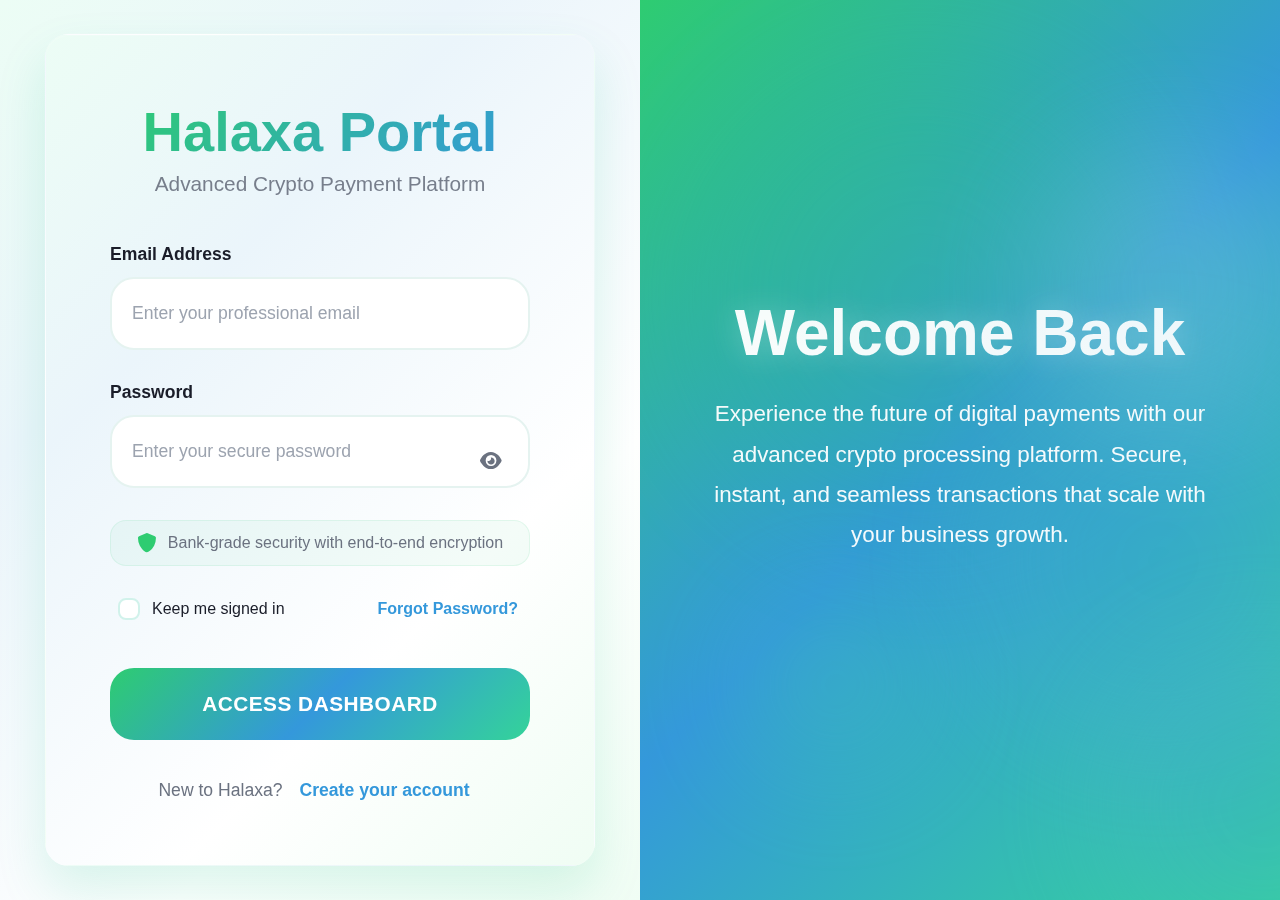
<file: SPA.html>
<!DOCTYPE html>
<html lang="en">
<head>
    <meta charset="UTF-8">
    <meta name="viewport" content="width=device-width, initial-scale=1.0">
    <title>Halaxa Pay Dashboard</title>
    <!-- Favicon -->
    <link rel="icon" type="image/x-icon" href="favicon.ico">
    <link rel="icon" type="image/png" sizes="16x16" href="favicon-16x16.png">
    <link rel="icon" type="image/png" sizes="32x32" href="favicon-32x32.png">
    <link rel="icon" type="image/png" sizes="48x48" href="favicon-48x48.png">
    <link rel="icon" type="image/png" sizes="96x96" href="favicon-96x96.png">
    <link rel="icon" type="image/png" sizes="192x192" href="favicon-192x192.png">
    <link rel="apple-touch-icon" sizes="180x180" href="apple-touch-icon.png">
    <link rel="stylesheet" href="./SPA.css?.0&timestamp=20250615154700">
    <link rel="preconnect" href="https://fonts.googleapis.com">
    <link rel="preconnect" href="https://fonts.gstatic.com" crossorigin>
    <link href="https://fonts.googleapis.com/css2?family=Inter:ital,opsz,wght@0,14..32,100..900;1,14..32,100..900&display=swap" rel="stylesheet">
    <link rel="stylesheet" href="https://cdnjs.cloudflare.com/ajax/libs/font-awesome/6.0.0/css/all.min.css">
</head>
<body>
    <!-- Floating Particles Background -->
    <div class="floating-particles">
        <div class="particle"></div>
        <div class="particle"></div>
        <div class="particle"></div>
        <div class="particle"></div>
        <div class="particle"></div>
        <div class="particle"></div>
        <div class="particle"></div>
        <div class="particle"></div>
    </div>

    <!-- Auth Container (hidden by default) -->
    <div id="auth-container" class="auth-container" style="display: none;">
        <div class="auth-background"></div>
        <div class="auth-content">
            <div class="auth-card">
                <div class="auth-logo">
                    <h1>Halaxa</h1>
                    <p>Welcome back to your dashboard</p>
                </div>
                <div id="auth-form" class="auth-form">
                    <!-- Auth form content will be loaded here -->
                </div>
            </div>
        </div>
    </div>

    <!-- Main Dashboard Container -->
    <div class="dashboard-wrapper">
        <div class="sidebar">
            <div class="logo-section">
                <h1>Halaxa Pay</h1>
            </div>
            <ul class="nav-menu">
                <li class="nav-item active" data-page="home-page">
                    <i class="fas fa-home"></i>
                    <span>Home</span>
                    <div class="nav-indicator"></div>
                </li>
                <li class="nav-item" data-page="transactions-page">
                    <i class="fas fa-list-alt"></i>
                    <span>Transactions</span>
                    <div class="nav-indicator"></div>
                </li>
                <li class="nav-item" data-page="payment-link-page">
                    <i class="fas fa-link"></i>
                    <span>Payment Link</span>
                    <div class="nav-indicator"></div>
                </li>
                <li class="nav-item" data-page="capital-page">
                    <i class="fas fa-chart-line"></i>
                    <span>Capital</span>
                    <div class="nav-indicator"></div>
                </li>
                <li class="nav-item" data-page="account-page">
                    <i class="fas fa-building"></i>
                    <span>Accounts</span>
                    <div class="nav-indicator"></div>
                </li>
                <li class="nav-item" data-page="plans-page">
                    <i class="fas fa-crown"></i>
                    <span>Plans</span>
                    <div class="nav-indicator"></div>
                </li>
                <li class="nav-item" data-page="automation-page">
                    <i class="fas fa-robot"></i>
                    <span>Automations</span>
                    <div class="nav-indicator"></div>
                </li>
                <li class="nav-item" data-page="help-page">
                    <i class="fas fa-question-circle"></i>
                    <span>Help</span>
                    <div class="nav-indicator"></div>
                </li>
            </ul>
        </div>

        <!-- Mobile Hamburger Menu Button (Top-Left) -->
        <div class="mobile-hamburger-container">
            <button class="mobile-hamburger-btn" id="mobile-hamburger-btn">
                <span class="hamburger-line"></span>
                <span class="hamburger-line"></span>
                <span class="hamburger-line"></span>
            </button>
        </div>

        <!-- Mobile Sidebar (Hidden by default) -->
        <div class="mobile-sidebar-overlay" id="mobile-sidebar-overlay">
            <div class="mobile-sidebar" id="mobile-sidebar">
                <div class="mobile-sidebar-header">
                    <h2>Halaxa Pay</h2>
                    <button class="mobile-sidebar-close" id="mobile-sidebar-close">
                        <i class="fas fa-times"></i>
                    </button>
                </div>
                <ul class="mobile-nav-menu">
                    <li class="mobile-nav-item active" data-page="home-page">
                        <i class="fas fa-home"></i>
                        <span>Home</span>
                    </li>
                    <li class="mobile-nav-item" data-page="transactions-page">
                        <i class="fas fa-list-alt"></i>
                        <span>Transactions</span>
                    </li>
                    <li class="mobile-nav-item" data-page="payment-link-page">
                        <i class="fas fa-link"></i>
                        <span>Payment Link</span>
                    </li>
                    <li class="mobile-nav-item" data-page="capital-page">
                        <i class="fas fa-chart-line"></i>
                        <span>Capital</span>
                    </li>
                    <li class="mobile-nav-item" data-page="account-page">
                        <i class="fas fa-building"></i>
                        <span>Accounts</span>
                    </li>
                    <li class="mobile-nav-item" data-page="plans-page">
                        <i class="fas fa-crown"></i>
                        <span>Plans</span>
                    </li>
                    <li class="mobile-nav-item" data-page="automation-page">
                        <i class="fas fa-robot"></i>
                        <span>Automations</span>
                    </li>
                    <li class="mobile-nav-item" data-page="help-page">
                        <i class="fas fa-question-circle"></i>
                        <span>Help</span>
                    </li>
                </ul>
            </div>
        </div>

        <div class="main-content-area">
            <div class="page-content active-page" id="home-page">
                <!-- Welcome Header -->
                <div class="welcome-header">
                    <div class="welcome-content">
                        <h1 class="welcome-title">Welcome to Your Financial Universe</h1>
                        <p class="welcome-subtitle">Where digital wealth meets infinite possibilities</p>
                        <div class="welcome-metrics">
                            <div class="metric-pill">
                                <i class="fas fa-rocket"></i>
                                <span>Portfolio Ascending</span>
                            </div>
                            <div class="metric-pill">
                                <i class="fas fa-shield-alt"></i>
                                <span>Fortress-Grade Security</span>
                            </div>
                            <div class="metric-pill">
                                <i class="fas fa-lightning-bolt"></i>
                                <span>Lightning Transactions</span>
                            </div>
                        </div>
                    </div>
                    <div class="welcome-visual">
                        <div class="floating-elements">
                            <div class="float-element crypto-coin">₿</div>
                            <div class="float-element crypto-coin">Ξ</div>
                            <div class="float-element crypto-coin">$</div>
                        </div>
                    </div>
                </div>

                <!-- Enhanced Portfolio Overview -->
                <div class="portfolio-section">
                    <div class="portfolio-grid">
                        <!-- USDC Treasury Card -->
                        <div class="treasury-card primary-vault">
                            <div class="treasury-header">
                                <div class="vault-info">
                                    <div class="vault-icon">
                                        <i class="fas fa-coins"></i>
                            </div>
                                    <div class="vault-details">
                                        <h3>Digital Treasury</h3>
                                        <p>USDC Stronghold</p>
                                    </div>
                                </div>
                                <div class="vault-actions">
                                    <button class="vault-action">
                                        <i class="fas fa-chart-area"></i>
                                </button>
                                    <button class="vault-action">
                                        <i class="fas fa-expand-arrows-alt"></i>
                                </button>
                            </div>
                        </div>
                            
                            <div class="vault-balance">
                                <div class="balance-display">
                                    <span class="currency-symbol">$</span>
                                    <span class="balance-main digital-vault-amount" data-balance="usd-main">---</span>
                                    <span class="balance-decimal" data-balance="usd-decimal">.--</span>
                        </div>
                                <div class="balance-subtitle" data-balance="usdc-total">--- USDC</div>
                    </div>
                            
                            <div class="treasury-chart-container">
                                <svg class="treasury-chart" viewBox="0 0 350 80" preserveAspectRatio="none" id="treasury-chart-svg">
                                    <defs>
                                        <linearGradient id="treasuryGradient" x1="0%" y1="0%" x2="0%" y2="100%">
                                            <stop offset="0%" style="stop-color:#10b981;stop-opacity:0.8" />
                                            <stop offset="50%" style="stop-color:#34d399;stop-opacity:0.4" />
                                            <stop offset="100%" style="stop-color:#ffffff;stop-opacity:0.05" />
                                        </linearGradient>
                                        <linearGradient id="treasuryLine" x1="0%" y1="0%" x2="100%" y2="0%">
                                            <stop offset="0%" style="stop-color:#059669" />
                                            <stop offset="50%" style="stop-color:#10b981" />
                                            <stop offset="100%" style="stop-color:#34d399" />
                                        </linearGradient>
                                    </defs>
                                    <!-- Chart will be populated by JavaScript -->
                                    <text x="175" y="45" text-anchor="middle" fill="#666" font-size="12">Loading chart data...</text>
                                </svg>
                </div>

                            <div class="vault-metrics">
                                <div class="vault-change positive">
                                    <i class="fas fa-trending-up"></i>
                                    <span data-performance="treasury-change">+--% Loading...</span>
                                </div>
                                <div class="vault-period" data-performance="treasury-period">--Day Performance</div>
                            </div>
                        </div>

                        <!-- Quick Actions Hub -->
                        <div class="actions-hub">
                            <div class="hub-header">
                                <h3>Command Center</h3>
                                <p>Execute with precision</p>
                            </div>
                            <div class="actions-grid">
                                <button class="action-tile send">
                                    <div class="tile-icon">
                                        <i class="fas fa-paper-plane"></i>
                                    </div>
                                    <span>Deploy Funds</span>
                                </button>
                                <button class="action-tile receive">
                                    <div class="tile-icon">
                                        <i class="fas fa-download"></i>
                                    </div>
                                    <span>Summon Assets</span>
                                </button>
                                <button class="action-tile exchange">
                                    <div class="tile-icon">
                                    <i class="fas fa-exchange-alt"></i>
                                </div>
                                    <span>Transmute Value</span>
                                </button>
                                <button class="action-tile link">
                                    <div class="tile-icon">
                                        <i class="fas fa-link"></i>
                            </div>
                                    <span>Forge Link</span>
                                </button>
                            </div>
                        </div>

                        <!-- Market Pulse -->
                        <div class="market-pulse-card">
                            <div class="pulse-header">
                                <div class="pulse-info">
                                    <h3>Market Heartbeat</h3>
                                    <p>Real-time ecosystem pulse</p>
                                </div>
                                <div class="pulse-indicator">
                                    <div class="heartbeat"></div>
                            </div>
                            </div>
                            <div class="market-stats">
                                <div class="market-stat">
                                    <div class="stat-icon crypto-up">
                                        <i class="fab fa-bitcoin"></i>
                                    </div>
                                    <div class="stat-data">
                                        <div class="stat-value" data-market="btc-price">$--,---</div>
                                        <div class="stat-change" data-market="btc-change">--%</div>
                                    </div>
                                </div>
                                <div class="market-stat">
                                    <div class="stat-icon crypto-stable">
                                        <i class="fab fa-ethereum"></i>
                                    </div>
                                    <div class="stat-data">
                                        <div class="stat-value" data-market="eth-price">$-,---</div>
                                        <div class="stat-change" data-market="eth-change">--%</div>
                                    </div>
                                </div>
                                <div class="market-stat">
                                    <div class="stat-icon crypto-neutral">
                                        <span class="usdc-icon">USDC</span>
                                    </div>
                                    <div class="stat-data">
                                        <div class="stat-value" data-market="usdc-price">$1.00</div>
                                        <div class="stat-change" data-market="usdc-change">0.0%</div>
                                    </div>
                                </div>
                            </div>
                        </div>
                    </div>
                        </div>

                <!-- Empire Metrics -->
                <div class="empire-metrics">
                    <div class="metrics-header">
                        <h2 class="section-title">
                            <i class="fas fa-crown"></i>
                            Empire Analytics
                        </h2>
                        <p class="section-subtitle">Your digital dominion at a glance</p>
                                </div>
                    
                    <div class="metrics-grid">
                        <div class="metric-card wealth">
                            <div class="metric-visual">
                                <div class="metric-icon">
                                    <i class="fas fa-gem"></i>
                            </div>
                                <div class="metric-pulse"></div>
                            </div>
                            <div class="metric-content">
                                <div class="metric-label">Digital Vault</div>
                                <div class="metric-value" data-metric="digital-vault" data-metric="total_balance">$---</div>
                                <div class="metric-insight">USDC Accumulated</div>
                            </div>
                        </div>

                        <div class="metric-card velocity">
                            <div class="metric-visual">
                                <div class="metric-icon">
                                    <i class="fas fa-bolt"></i>
                                </div>
                                <div class="metric-pulse"></div>
                            </div>
                            <div class="metric-content">
                                <div class="metric-label">Transaction Velocity</div>
                                <div class="metric-value" data-metric="velocity" data-metric="total_executions">---</div>
                                <div class="metric-insight">Network Executions</div>
                            </div>
                        </div>

                        <div class="metric-card precision">
                            <div class="metric-visual">
                                <div class="metric-icon">
                                    <i class="fas fa-crosshairs"></i>
                                </div>
                                <div class="metric-pulse"></div>
                            </div>
                            <div class="metric-content">
                                <div class="metric-label">Precision Rate</div>
                                <div class="metric-value" data-metric="flawless_executions" data-metric="precision_percentage">--%</div>
                                <div class="metric-insight">Flawless Execution</div>
                            </div>
                        </div>

                        <div class="metric-card magnitude">
                            <div class="metric-visual">
                                <div class="metric-icon">
                                    <i class="fas fa-balance-scale"></i>
                                </div>
                                <div class="metric-pulse"></div>
                            </div>
                            <div class="metric-content">
                                <div class="metric-label">Transaction Magnitude</div>
                                <div class="metric-value" data-metric="transaction-magnitude" data-metric="average_amount">$--</div>
                                <div class="metric-insight">Average Flow</div>
                            </div>
                        </div>

                        <div class="metric-card network">
                            <div class="metric-visual">
                                <div class="metric-icon">
                                    <i class="fas fa-network-wired"></i>
                                </div>
                                <div class="metric-pulse"></div>
                            </div>
                            <div class="metric-content">
                                <div class="metric-label">Payment Conduits</div>
                                <div class="metric-value" data-metric="payment-conduits" data-metric="active_links">---</div>
                                <div class="metric-insight">Active Bridges</div>
                            </div>
                        </div>

                        <div class="metric-card revenue">
                            <div class="metric-visual">
                                <div class="metric-icon">
                                    <i class="fas fa-coins"></i>
                                </div>
                                <div class="metric-pulse"></div>
                            </div>
                            <div class="metric-content">
                                <div class="metric-label">Monthly Harvest</div>
                                <div class="metric-value" data-metric="monthly-harvest" data-metric="monthly_revenue">$---</div>
                                <div class="metric-insight">Revenue Stream</div>
                            </div>
                        </div>
                    </div>
                </div>
            
                <!-- Performance Observatory -->
                <div class="performance-observatory">
                    <div class="observatory-header">
                        <div class="header-content">
                            <h2 class="section-title">
                                <i class="fas fa-satellite"></i>
                                Performance Observatory
                            </h2>
                            <p class="section-subtitle">Stellar journey through time and value</p>
                        </div>
                        <div class="time-controls">
                            <button class="time-btn active" data-period="6M">6M</button>
                            <button class="time-btn" data-period="1Y">1Y</button>
                            <button class="time-btn" data-period="ALL">ALL</button>
                        </div>
                    </div>
                    
                    <div class="observatory-content">
                        <!-- Monthly Performance Chart -->
                        <div class="constellation-chart">
                            <div class="chart-header">
                                <h3>Monthly Constellation</h3>
                                <div class="chart-value">
                                    <span class="current-month" data-chart="current-month">Loading...</span>
                                    <span class="performance-delta" data-chart="monthly-delta">+--%</span>
                                </div>
                            </div>
                            
                            <div class="stellar-bars-container">
                                <div class="stellar-bar" data-month="Jan" data-value="0">
                                    <div class="bar-core" style="height: 0%"></div>
                                    <div class="bar-glow"></div>
                                    <div class="bar-label">Jan</div>
                                    <div class="bar-tooltip" data-month-value="jan">$---</div>
                                </div>
                                <div class="stellar-bar" data-month="Feb" data-value="0">
                                    <div class="bar-core" style="height: 0%"></div>
                                    <div class="bar-glow"></div>
                                    <div class="bar-label">Feb</div>
                                    <div class="bar-tooltip" data-month-value="feb">$---</div>
                                </div>
                                <div class="stellar-bar" data-month="Mar" data-value="0">
                                    <div class="bar-core" style="height: 0%"></div>
                                    <div class="bar-glow"></div>
                                    <div class="bar-label">Mar</div>
                                    <div class="bar-tooltip" data-month-value="mar">$---</div>
                                </div>
                                <div class="stellar-bar" data-month="Apr" data-value="0">
                                    <div class="bar-core" style="height: 0%"></div>
                                    <div class="bar-glow"></div>
                                    <div class="bar-label">Apr</div>
                                    <div class="bar-tooltip" data-month-value="apr">$---</div>
                                </div>
                                <div class="stellar-bar" data-month="May" data-value="0">
                                    <div class="bar-core" style="height: 0%"></div>
                                    <div class="bar-glow"></div>
                                    <div class="bar-label">May</div>
                                    <div class="bar-tooltip" data-month-value="may">$---</div>
                                </div>
                                <div class="stellar-bar" data-month="Jun" data-value="0">
                                    <div class="bar-core" style="height: 0%"></div>
                                    <div class="bar-glow"></div>
                                    <div class="bar-label">Jun</div>
                                    <div class="bar-tooltip" data-month-value="jun">$---</div>
                                </div>
                                <div class="stellar-bar" data-month="Jul" data-value="0">
                                    <div class="bar-core" style="height: 0%"></div>
                                    <div class="bar-glow"></div>
                                    <div class="bar-label">Jul</div>
                                    <div class="bar-tooltip" data-month-value="jul">$---</div>
                                </div>
                                <div class="stellar-bar" data-month="Aug" data-value="0">
                                    <div class="bar-core" style="height: 0%"></div>
                                    <div class="bar-glow"></div>
                                    <div class="bar-label">Aug</div>
                                    <div class="bar-tooltip" data-month-value="aug">$---</div>
                                </div>
                                <div class="stellar-bar" data-month="Sep" data-value="0">
                                    <div class="bar-core" style="height: 0%"></div>
                                    <div class="bar-glow"></div>
                                    <div class="bar-label">Sep</div>
                                    <div class="bar-tooltip" data-month-value="sep">$---</div>
                                </div>
                                <div class="stellar-bar" data-month="Oct" data-value="0">
                                    <div class="bar-core" style="height: 0%"></div>
                                    <div class="bar-glow"></div>
                                    <div class="bar-label">Oct</div>
                                    <div class="bar-tooltip" data-month-value="oct">$---</div>
                                </div>
                                <div class="stellar-bar" data-month="Nov" data-value="0">
                                    <div class="bar-core" style="height: 0%"></div>
                                    <div class="bar-glow"></div>
                                    <div class="bar-label">Nov</div>
                                    <div class="bar-tooltip" data-month-value="nov">$---</div>
                                </div>
                                <div class="stellar-bar active" data-month="Dec" data-value="0">
                                    <div class="bar-core" style="height: 0%"></div>
                                    <div class="bar-glow active"></div>
                                    <div class="bar-label">Dec</div>
                                    <div class="bar-tooltip active" data-month-value="dec">$---</div>
                                </div>
                            </div>
                        </div>
                        
                        <!-- Intelligence Insights -->
                        <div class="intelligence-panel">
                            <div class="intelligence-header">
                                <div class="ai-indicator">
                                    <i class="fas fa-brain"></i>
                                    <span>AI Oracle</span>
                                </div>
                            </div>
                            <div class="insights-feed">
                                <div class="insight-item priority">
                                    <div class="insight-icon">
                                        <i class="fas fa-rocket"></i>
                                    </div>
                                    <div class="insight-content">
                                        <div class="insight-title" data-insight="title-1">Loading Insights...</div>
                                        <div class="insight-desc" data-insight="desc-1">Analyzing your patterns...</div>
                                    </div>
                                </div>
                                <div class="insight-item">
                                    <div class="insight-icon">
                                        <i class="fas fa-shield-alt"></i>
                                    </div>
                                    <div class="insight-content">
                                        <div class="insight-title" data-insight="title-2">Security Analysis</div>
                                        <div class="insight-desc" data-insight="desc-2">Checking threat levels...</div>
                                    </div>
                                </div>
                                <div class="insight-item">
                                    <div class="insight-icon">
                                        <i class="fas fa-chart-line"></i>
                                    </div>
                                    <div class="insight-content">
                                        <div class="insight-title" data-insight="title-3">Growth Projection</div>
                                        <div class="insight-desc" data-insight="desc-3">Calculating trajectory...</div>
                                    </div>
                                </div>
                            </div>
                        </div>
                    </div>
                </div>

                <!-- Interactive Data Visualization -->
                <div class="data-visualization">
                    <div class="viz-grid">
                        <!-- Chart Section -->
                        <div class="chart-card">
                            <div class="chart-header">
                                <h3 class="chart-title">Revenue Analytics</h3>
                                <div class="chart-actions">
                                    <button class="chart-action">
                                        <i class="fas fa-download"></i>
                                    </button>
                                    <button class="chart-action">
                                        <i class="fas fa-expand"></i>
                                    </button>
                                    <button class="chart-action">
                                        <i class="fas fa-ellipsis-h"></i>
                                    </button>
                                </div>
                            </div>
                                                    <div class="chart-container" id="revenue-analytics-chart">
                            <div class="chart-placeholder">
                                <i class="fas fa-chart-area" style="font-size: 2rem; margin-bottom: 1rem; color: #ccc;"></i>
                                <p style="color: #666;">Revenue analytics will load here</p>
                            </div>
                        </div>
                        </div>

                        <!-- Balance Over Time Chart -->
                        <div class="balance-chart-panel">
                            <div class="chart-header">
                                <h3 class="chart-title">Balance Over Time</h3>
                                <div class="chart-actions">
                                    <button class="chart-action">
                                        <i class="fas fa-sync-alt"></i>
                                    </button>
                                </div>
                            </div>
                            
                            <div class="balance-chart-container">
                                <div class="chart-value-display">
                                    <span class="current-value" data-balance-chart="current">$---</span>
                                    <span class="value-change" data-balance-chart="change">+--%</span>
                                </div>
                                
                                <svg class="balance-chart" viewBox="0 0 300 120" preserveAspectRatio="none" id="balance-chart-svg">
                                    <!-- Gradient Definitions -->
                                    <defs>
                                        <linearGradient id="balanceGradient" x1="0%" y1="0%" x2="0%" y2="100%">
                                            <stop offset="0%" style="stop-color:#10b981;stop-opacity:0.8" />
                                            <stop offset="50%" style="stop-color:#34d399;stop-opacity:0.4" />
                                            <stop offset="100%" style="stop-color:#ffffff;stop-opacity:0.1" />
                                        </linearGradient>
                                        <linearGradient id="lineGradient" x1="0%" y1="0%" x2="100%" y2="0%">
                                            <stop offset="0%" style="stop-color:#059669" />
                                            <stop offset="50%" style="stop-color:#10b981" />
                                            <stop offset="100%" style="stop-color:#34d399" />
                                        </linearGradient>
                                    </defs>
                                    
                                    <!-- Chart will be populated by JavaScript -->
                                    <text x="150" y="65" text-anchor="middle" fill="#666" font-size="12">Loading balance chart...</text>
                                </svg>
                                
                                <div class="chart-timeline">
                                    <span>Jan</span>
                                    <span>Mar</span>
                                    <span>May</span>
                                    <span>Jul</span>
                                    <span>Sep</span>
                                    <span>Nov</span>
                                </div>
                            </div>
                        </div>
                    </div>
                    
                    <!-- Second Row with Metrics Panel -->
                    <div class="viz-grid" style="margin-top: var(--space-6);">
                        <!-- Interactive Metrics Panel -->
                        <div class="metrics-panel">
                            <div class="metrics-header">
                                <h3 class="metrics-title">Key Metrics</h3>
                                <button class="chart-action">
                                    <i class="fas fa-sync-alt"></i>
                                </button>
                            </div>
                            
                            <div class="metric-item">
                                <div class="metric-label">Conversion Rate</div>
                                <div class="metric-value" data-key-metric="conversion-rate" data-metric="conversion_rate">--%</div>
                            </div>
                            
                            <div class="metric-item">
                                <div class="metric-label">Avg. Processing Time</div>
                                <div class="metric-value" data-key-metric="processing-time" data-metric="avg_processing_time">--s</div>
                            </div>
                            
                            
                            <div class="metric-item">
                                <div class="metric-label">Active Wallets</div>
                                <div class="metric-value" data-key-metric="active-wallets" data-metric="active_wallets">---</div>
                            </div>
                            
                            <div class="metric-item">
                                <div class="metric-label">Total Volume (24h)</div>
                                <div class="metric-value" data-key-metric="daily-volume" data-metric="volume_24h">$---</div>
                            </div>
                            
                            <div class="metric-item">
                                <div class="metric-label">Gas Optimization</div>
                                <div class="metric-value" data-key-metric="gas-optimization" data-metric="gas_optimization_score">--%</div>
                            </div>
                        </div>

                        <!-- Additional Chart Space -->
                        <div class="metrics-panel">
                            <div class="metrics-header">
                                <h3 class="metrics-title">Transaction Insights</h3>
                                <button class="chart-action">
                                    <i class="fas fa-chart-pie"></i>
                                </button>
                            </div>
                            
                            <div class="metric-item">
                                <div class="metric-label">Peak Hour Volume</div>
                                <div class="metric-value" data-tx-insight="peak-volume">$---</div>
                            </div>
                            
                            <div class="metric-item">
                                <div class="metric-label">Cross-chain Transfers</div>
                                <div class="metric-value" data-tx-insight="cross-chain">---</div>
                            </div>
                            
                            <div class="metric-item">
                                <div class="metric-label">Smart Contract Calls</div>
                                <div class="metric-value" data-tx-insight="contract-calls">---</div>
                            </div>
                            
                            <div class="metric-item">
                                <div class="metric-label">API Response Time</div>
                                <div class="metric-value" data-tx-insight="response-time">--ms</div>
                            </div>
                            
                            <div class="metric-item">
                                <div class="metric-label">Security Score</div>
                                <div class="metric-value" data-tx-insight="security-score">--%</div>
                            </div>
                            
                            <div class="metric-item">
                                <div class="metric-label">User Satisfaction</div>
                                <div class="metric-value" data-tx-insight="satisfaction">--/5</div>
                            </div>
                        </div>
                    </div>
                </div>
            </div>
            
            <!-- Other pages remain the same for now -->
            <div class="page-content" id="transactions-page">
                <!-- Transactions Page Header -->
                <div class="transactions-header">
                    <h1 class="transactions-title">Transaction Hub</h1>
                    <p class="transactions-subtitle">Your complete crypto transaction management center</p>
                </div>

                <!-- Transaction Stats Overview -->
                <div class="transaction-stats-section">
                    <div class="stats-grid">
                        <div class="stat-card">
                            <div class="stat-icon">
                                <i class="fas fa-chart-line"></i>
                            </div>
                            <div class="stat-info">
                                <div class="stat-value" data-tx-stat="total-transactions" data-metric="total_transactions">---</div>
                                <div class="stat-label">Total Transactions</div>
                            </div>
                        </div>
                        <div class="stat-card">
                            <div class="stat-icon">
                                <i class="fas fa-coins"></i>
                            </div>
                            <div class="stat-info">
                                <div class="stat-value" data-tx-stat="total-volume" data-metric="total_volume">$---</div>
                                <div class="stat-label">Total Volume</div>
                            </div>
                        </div>
                        <div class="stat-card">
                            <div class="stat-icon">
                                <i class="fas fa-piggy-bank"></i>
                            </div>
                            <div class="stat-info">
                                <div class="stat-value" data-tx-stat="fees-saved" data-metric="savings_percentage">--%</div>
                                <div class="stat-label">Fees Saved</div>
                            </div>
                        </div>
                        <div class="stat-card">
                            <div class="stat-icon">
                                <i class="fas fa-calendar-week"></i>
                            </div>
                            <div class="stat-info">
                                <div class="stat-value" data-tx-stat="weekly-count" data-metric="weekly_transactions">---</div>
                                <div class="stat-label">This Week</div>
                            </div>
                        </div>
                    </div>
                </div>

                <!-- Activity Chart Section -->
                <div class="activity-chart-section">
                    <div class="chart-card">
                        <div class="chart-header">
                            <h3 class="chart-title">Transaction Activity</h3>
                            <div class="chart-subtitle" data-activity-chart="period">Last -- days</div>
                        </div>
                        <div class="activity-chart">
                            <div class="chart-bars">
                                <div class="chart-bar" style="height: 0%;" data-value="0" data-day="0">
                                    <div class="bar-tooltip" data-activity-day="0">-- transactions</div>
                                </div>
                                <div class="chart-bar" style="height: 0%;" data-value="0" data-day="1">
                                    <div class="bar-tooltip" data-activity-day="1">-- transactions</div>
                                </div>
                                <div class="chart-bar" style="height: 0%;" data-value="0" data-day="2">
                                    <div class="bar-tooltip" data-activity-day="2">-- transactions</div>
                                </div>
                                <div class="chart-bar" style="height: 0%;" data-value="0" data-day="3">
                                    <div class="bar-tooltip" data-activity-day="3">-- transactions</div>
                                </div>
                                <div class="chart-bar" style="height: 0%;" data-value="0" data-day="4">
                                    <div class="bar-tooltip" data-activity-day="4">-- transactions</div>
                                </div>
                                <div class="chart-bar" style="height: 0%;" data-value="0" data-day="5">
                                    <div class="bar-tooltip" data-activity-day="5">-- transactions</div>
                                </div>
                                <div class="chart-bar" style="height: 0%;" data-value="0" data-day="6">
                                    <div class="bar-tooltip" data-activity-day="6">-- transactions</div>
                                </div>
                                <div class="chart-bar" style="height: 0%;" data-value="0" data-day="7">
                                    <div class="bar-tooltip" data-activity-day="7">-- transactions</div>
                                </div>
                                <div class="chart-bar" style="height: 0%;" data-value="0" data-day="8">
                                    <div class="bar-tooltip" data-activity-day="8">-- transactions</div>
                                </div>
                                <div class="chart-bar active" style="height: 0%;" data-value="0" data-day="9">
                                    <div class="bar-tooltip" data-activity-day="9">-- transactions (Today)</div>
                                </div>
                            </div>
                            <div class="chart-labels">
                                <span data-activity-label="0">---</span>
                                <span data-activity-label="1">---</span>
                                <span data-activity-label="2">---</span>
                                <span data-activity-label="3">---</span>
                                <span data-activity-label="4">---</span>
                                <span data-activity-label="5">---</span>
                                <span data-activity-label="6">---</span>
                                <span data-activity-label="7">---</span>
                                <span data-activity-label="8">---</span>
                                <span data-activity-label="9">Today</span>
                            </div>
                        </div>
                    </div>
                </div>

                <!-- Transactions List -->
                <div class="transactions-list-section">
                    <div class="list-header">
                        <h3 class="list-title">Recent Transactions</h3>
                        <div class="list-filters">
                            <button class="filter-btn active" data-filter="all">All</button>
                            <button class="filter-btn" data-filter="received">Received</button>
                            <button class="filter-btn" data-filter="sent">Sent</button>
                            <button class="filter-btn" data-filter="pending">Pending</button>
                        </div>
                    </div>

                    <!-- Transaction Card 1 -->
                    <div class="transaction-card completed" data-type="received">
                        <div class="transaction-main">
                            <div class="transaction-left">
                                <div class="transaction-type-icon received">
                                    <i class="fas fa-arrow-down"></i>
                                </div>
                                <div class="transaction-info">
                                    <div class="transaction-amount">
                                        <span class="crypto-amount" data-tx="amount-1">--- USDC</span>
                                        <span class="fiat-equivalent" data-tx="fiat-1">≈ $---</span>
                                    </div>
                                    <div class="transaction-meta">
                                        <span class="transaction-date" data-tx="date-1">Loading...</span>
                                        <span class="network-badge" data-tx="network-1">Loading</span>
                                    </div>
                                </div>
                            </div>
                            <div class="transaction-right">
                                <div class="transaction-status completed">
                                    <i class="fas fa-check-circle"></i>
                                    <span>Completed</span>
                                </div>
                                <div class="transaction-actions">
                                    <button class="action-btn-tx" title="Download Receipt">
                                        <i class="fas fa-download"></i>
                                    </button>
                                    <button class="action-btn-tx" title="View on Explorer">
                                        <i class="fas fa-external-link-alt"></i>
                                    </button>
                                </div>
                            </div>
                        </div>

                        <div class="transaction-details">
                            <div class="detail-row">
                                <span class="detail-label">Transaction ID</span>
                                <div class="detail-value">
                                    <span class="tx-hash" data-tx="hash-1">Loading...</span>
                                    <a href="#" class="explorer-link" data-tx="explorer-1" target="_blank">
                                        <i class="fas fa-external-link-alt"></i>
                                        View on Explorer
                                    </a>
                                </div>
                            </div>
                            <div class="detail-row">
                                <span class="detail-label">Fee Savings</span>
                                <div class="detail-value fee-savings">
                                    <span class="savings-amount" data-tx="savings-1">You saved --% in gas fees!</span>
                                    <span class="savings-comparison">vs Ethereum mainnet</span>
                                </div>
                            </div>
                            <div class="detail-row">
                                <span class="detail-label">Custom Tag</span>
                                <div class="detail-value">
                                    <div class="tag-input-wrapper">
                                        <input type="text" class="tag-input" placeholder="Add a tag..." data-tx="tag-1">
                                        <button class="tag-save-btn">
                                            <i class="fas fa-check"></i>
                                        </button>
                                    </div>
                                </div>
                            </div>
                        </div>

                        <!-- Status Timeline -->
                        <div class="status-timeline">
                            <div class="timeline-step completed">
                                <div class="step-icon">
                                    <i class="fas fa-play"></i>
                                </div>
                                <div class="step-info">
                                    <div class="step-title">Initiated</div>
                                    <div class="step-time" data-tx="time-initiated-1">--:--:-- PM</div>
                                </div>
                            </div>
                            <div class="timeline-connector completed"></div>
                            <div class="timeline-step completed">
                                <div class="step-icon">
                                    <i class="fas fa-broadcast-tower"></i>
                                </div>
                                <div class="step-info">
                                    <div class="step-title">Broadcasting</div>
                                    <div class="step-time" data-tx="time-broadcasting-1">--:--:-- PM</div>
                                </div>
                            </div>
                            <div class="timeline-connector completed"></div>
                            <div class="timeline-step completed">
                                <div class="step-icon">
                                    <i class="fas fa-check"></i>
                                </div>
                                <div class="step-info">
                                    <div class="step-title">First Confirmation</div>
                                    <div class="step-time" data-tx="time-confirmation-1">--:--:-- PM</div>
                                </div>
                            </div>
                            <div class="timeline-connector completed"></div>
                            <div class="timeline-step completed">
                                <div class="step-icon">
                                    <i class="fas fa-flag-checkered"></i>
                                </div>
                                <div class="step-info">
                                    <div class="step-title">Finalized</div>
                                    <div class="step-time" data-tx="time-finalized-1">--:--:-- PM</div>
                                </div>
                            </div>
                        </div>

                        <!-- Animated Coin -->
                        <div class="coin-animation">
                            <div class="flying-coin">
                                <i class="fas fa-coins"></i>
                            </div>
                        </div>
                    </div>

                    <!-- Transaction Card 2 -->
                    <div class="transaction-card pending" data-type="sent">
                        <div class="transaction-main">
                            <div class="transaction-left">
                                <div class="transaction-type-icon sent">
                                    <i class="fas fa-arrow-up"></i>
                                </div>
                                <div class="transaction-info">
                                    <div class="transaction-amount">
                                        <span class="crypto-amount" data-tx="amount-2">--- USDC</span>
                                        <span class="fiat-equivalent" data-tx="fiat-2">≈ $---</span>
                                    </div>
                                    <div class="transaction-meta">
                                        <span class="transaction-date" data-tx="date-2">Loading...</span>
                                        <span class="network-badge" data-tx="network-2">Loading</span>
                                    </div>
                                </div>
                            </div>
                            <div class="transaction-right">
                                <div class="transaction-status pending">
                                    <i class="fas fa-clock"></i>
                                    <span>Pending</span>
                                </div>
                                <div class="transaction-actions">
                                    <button class="action-btn-tx" title="Download Receipt">
                                        <i class="fas fa-download"></i>
                                    </button>
                                    <button class="action-btn-tx" title="View on Explorer">
                                        <i class="fas fa-external-link-alt"></i>
                                    </button>
                                </div>
                            </div>
                        </div>

                        <div class="transaction-details">
                            <div class="detail-row">
                                <span class="detail-label">Transaction ID</span>
                                <div class="detail-value">
                                    <span class="tx-hash">TXa8b9...4e5f</span>
                                    <a href="#" class="explorer-link" target="_blank">
                                        <i class="fas fa-external-link-alt"></i>
                                        View on SolanaScan
                                    </a>
                                </div>
                            </div>
                            <div class="detail-row">
                                <span class="detail-label">Fee Savings</span>
                                <div class="detail-value fee-savings">
                                    <span class="savings-amount">You saved 0.00% in gas fees!</span>
                                    <span class="savings-comparison">vs Ethereum mainnet</span>
                                </div>
                            </div>
                            <div class="detail-row">
                                <span class="detail-label">Custom Tag</span>
                                <div class="detail-value">
                                    <div class="tag-input-wrapper">
                                        <input type="text" class="tag-input" placeholder="Add a tag..." value="Service Payment">
                                        <button class="tag-save-btn">
                                            <i class="fas fa-check"></i>
                                        </button>
                                    </div>
                                </div>
                            </div>
                        </div>

                        <!-- Status Timeline -->
                        <div class="status-timeline">
                            <div class="timeline-step completed">
                                <div class="step-icon">
                                    <i class="fas fa-play"></i>
                                </div>
                                <div class="step-info">
                                    <div class="step-title">Initiated</div>
                                    <div class="step-time">1:30:05 PM</div>
                                </div>
                            </div>
                            <div class="timeline-connector completed"></div>
                            <div class="timeline-step completed">
                                <div class="step-icon">
                                    <i class="fas fa-broadcast-tower"></i>
                                </div>
                                <div class="step-info">
                                    <div class="step-title">Broadcasting</div>
                                    <div class="step-time">1:30:08 PM</div>
                                </div>
                            </div>
                            <div class="timeline-connector active"></div>
                            <div class="timeline-step active">
                                <div class="step-icon">
                                    <i class="fas fa-spinner fa-spin"></i>
                                </div>
                                <div class="step-info">
                                    <div class="step-title">First Confirmation</div>
                                    <div class="step-time">Processing...</div>
                                </div>
                            </div>
                            <div class="timeline-connector"></div>
                            <div class="timeline-step">
                                <div class="step-icon">
                                    <i class="fas fa-flag-checkered"></i>
                                </div>
                                <div class="step-info">
                                    <div class="step-title">Finalized</div>
                                    <div class="step-time">Pending</div>
                                </div>
                            </div>
                        </div>
                    </div>

                    <!-- Transaction Card 3 -->
                    <div class="transaction-card completed" data-type="received">
                        <div class="transaction-main">
                            <div class="transaction-left">
                                <div class="transaction-type-icon received">
                                    <i class="fas fa-arrow-down"></i>
                                </div>
                                <div class="transaction-info">
                                    <div class="transaction-amount">
                                        <span class="crypto-amount">0.00 USDC</span>
                                        <span class="fiat-equivalent">≈ $0.00</span>
                                    </div>
                                    <div class="transaction-meta">
                                        <span class="transaction-date">Dec 09, 2024 • 4:20 PM</span>
                                        <span class="network-badge polygon">Polygon</span>
                                    </div>
                                </div>
                            </div>
                            <div class="transaction-right">
                                <div class="transaction-status completed">
                                    <i class="fas fa-check-circle"></i>
                                    <span>Completed</span>
                                </div>
                                <div class="transaction-actions">
                                    <button class="action-btn-tx" title="Download Receipt">
                                        <i class="fas fa-download"></i>
                                    </button>
                                    <button class="action-btn-tx" title="View on Explorer">
                                        <i class="fas fa-external-link-alt"></i>
                                    </button>
                                </div>
                            </div>
                        </div>

                        <div class="transaction-details">
                            <div class="detail-row">
                                <span class="detail-label">Transaction ID</span>
                                <div class="detail-value">
                                    <span class="tx-hash">0x9c3d...7a1b</span>
                                    <a href="#" class="explorer-link" target="_blank">
                                        <i class="fas fa-external-link-alt"></i>
                                        View on PolygonScan
                                    </a>
                                </div>
                            </div>
                            <div class="detail-row">
                                <span class="detail-label">Fee Savings</span>
                                <div class="detail-value fee-savings">
                                    <span class="savings-amount">You saved 0.00% in gas fees!</span>
                                    <span class="savings-comparison">vs Ethereum mainnet</span>
                                </div>
                            </div>
                            <div class="detail-row">
                                <span class="detail-label">Custom Tag</span>
                                <div class="detail-value">
                                    <div class="tag-input-wrapper">
                                        <input type="text" class="tag-input" placeholder="Add a tag..." value="Project X Invoice">
                                        <button class="tag-save-btn">
                                            <i class="fas fa-check"></i>
                                        </button>
                                    </div>
                                </div>
                            </div>
                        </div>

                        <!-- Status Timeline -->
                        <div class="status-timeline">
                            <div class="timeline-step completed">
                                <div class="step-icon">
                                    <i class="fas fa-play"></i>
                                </div>
                                <div class="step-info">
                                    <div class="step-title">Initiated</div>
                                    <div class="step-time">4:20:10 PM</div>
                                </div>
                            </div>
                            <div class="timeline-connector completed"></div>
                            <div class="timeline-step completed">
                                <div class="step-icon">
                                    <i class="fas fa-broadcast-tower"></i>
                                </div>
                                <div class="step-info">
                                    <div class="step-title">Broadcasting</div>
                                    <div class="step-time">4:20:13 PM</div>
                                </div>
                            </div>
                            <div class="timeline-connector completed"></div>
                            <div class="timeline-step completed">
                                <div class="step-icon">
                                    <i class="fas fa-check"></i>
                                </div>
                                <div class="step-info">
                                    <div class="step-title">First Confirmation</div>
                                    <div class="step-time">4:20:16 PM</div>
                                </div>
                            </div>
                            <div class="timeline-connector completed"></div>
                            <div class="timeline-step completed">
                                <div class="step-icon">
                                    <i class="fas fa-flag-checkered"></i>
                                </div>
                                <div class="step-info">
                                    <div class="step-title">Finalized</div>
                                    <div class="step-time">4:20:19 PM</div>
                                </div>
                            </div>
                        </div>

                        <!-- Animated Coin -->
                        <div class="coin-animation">
                            <div class="flying-coin">
                                <i class="fas fa-coins"></i>
                            </div>
                        </div>
                    </div>
                </div>

                <!-- Load More Button -->
                <div class="load-more-section">
                    <button class="load-more-btn">
                        <span class="btn-text">Load More Transactions</span>
                        <i class="fas fa-chevron-down"></i>
                    </button>
                </div>
            </div>
            
            <div class="page-content" id="payment-link-page">
                <!-- Payment Link Page Header -->
                <div class="payment-link-header">
                    <h1 class="payment-link-title">Create Payment Links</h1>
                    <p class="payment-link-subtitle">Generate secure USDC payment links for seamless transactions</p>
                </div>

                <!-- Payment Link Creation Form -->
                <div class="payment-form-section">
                    <div class="payment-form-card">
                        <div class="form-header">
                            <h3 class="form-title">New Payment Link</h3>
                            <div class="form-subtitle">Fill in the details to create your payment link</div>
                        </div>

                        <form class="payment-form" id="payment-form">
                            <div class="form-group">
                                <label for="usdc-amount" class="form-label">USDC Amount</label>
                                <div class="input-wrapper">
                                    <input type="number" id="usdc-amount" class="form-input" placeholder="Enter amount" step="0.01" min="0.01">
                                    <span class="input-suffix">USDC</span>
                                </div>
                            </div>

                            <div class="form-group">
                                <label for="wallet-address-select" class="form-label">Your Wallet Address</label>
                                <div class="input-wrapper">
                                    <select id="wallet-address-select" class="form-input" disabled>
                                        <option value="">Select your locked wallet address</option>
                                    </select>
                                </div>
                            </div>

                            <div class="form-group">
                                <label for="network-select" class="form-label">Network Selection</label>
                                <div class="network-selector">
                                    <div class="network-option active" data-network="polygon">
                                        <div class="network-icon polygon-icon">
                                            <i class="fas fa-link"></i>
                                        </div>
                                        <div class="network-info">
                                            <div class="network-name">Polygon</div>
                                            <div class="network-desc">0 Fees, Fast Transactions</div>
                                        </div>
                                        <div class="network-check">
                                            <i class="fas fa-check"></i>
                                        </div>
                                    </div>
                                    <div class="network-option" data-network="solana">
                                        <div class="network-icon solana-icon">
                                            <i class="fas fa-cube"></i>
                                        </div>
                                        <div class="network-info">
                                            <div class="network-name">Solana</div>
                                            <div class="network-desc">0 Fees, Faster Transactions</div>
                                        </div>
                                        <div class="network-check">
                                            <i class="fas fa-check"></i>
                                        </div>
                                    </div>
                                </div>
                            </div>

                            <div class="form-group">
                                <div class="gas-fee-display">
                                    <div class="gas-fee-label">Estimated Gas Fee</div>
                                    <div class="gas-fee-value" id="gas-fee-value" data-payment="gas-fee">~$--</div>
                                    <div class="gas-fee-desc">Network processing fee</div>
                                </div>
                            </div>

                            <div class="form-group">
                                <label for="link-name" class="form-label">Payment Link Name</label>
                                <div class="input-wrapper">
                                    <input type="text" id="link-name" class="form-input" placeholder="e.g., Product Sale, Service Payment">
                                </div>
                            </div>

                            <button type="submit" class="create-link-btn" id="create-link-btn">
                                <span class="btn-text">Create Payment Link</span>
                                <span class="btn-loader">
                                    <i class="fas fa-spinner fa-spin"></i>
                                </span>
                            </button>
                        </form>
                    </div>

                    <!-- Wallet Locking Card (shown only if user hasn't locked addresses) -->
                    <div id="wallet-locking-section" class="wallet-locking-section" style="display: none;">
                        <div class="wallet-locking-card">
                            <div class="wallet-locking-header">
                                <div class="wallet-locking-icon">
                                    <i class="fas fa-lock"></i>
                                </div>
                                <h3 class="wallet-locking-title">Lock Your Wallets</h3>
                            </div>
                            <p class="wallet-locking-description">Secure your wallet addresses for payment links. This can only be done once.</p>
                            <form id="wallet-locking-form" class="wallet-locking-form">
                                <div class="form-group">
                                    <label for="solana-wallet" class="form-label">Solana Address</label>
                                    <input type="text" id="solana-wallet" class="form-input" placeholder="Enter Solana address" required>
                                </div>
                                <div class="form-group">
                                    <label for="polygon-wallet" class="form-label">Polygon Address</label>
                                    <input type="text" id="polygon-wallet" class="form-input" placeholder="Enter Polygon address" required>
                                </div>
                                <button type="submit" class="lock-wallets-btn">
                                    <i class="fas fa-lock"></i>
                                    Lock Wallets
                                </button>
                            </form>
                        </div>
                    </div>
                </div>

                <!-- Halaxa Pay Branding -->
                <div class="halaxa-branding">
                    <div class="powered-by">Powered Fully By Halaxa Pay</div>
                    <div class="goal-text">You Receiving USDC is Halaxa Pay's Goal</div>
                </div>

                <!-- Generated Link Display -->
                <div class="generated-link-section">
                    <div class="link-display-card">
                        <h4 class="link-display-title">Your Payment Link Will Appear Here</h4>
                        <div class="link-display-content" id="generated-link-content">
                            <div class="link-placeholder">
                                <i class="fas fa-link"></i>
                                <p>Create a payment link to see it here</p>
                            </div>
                        </div>
                    </div>
                </div>

                <!-- Active Payment Links Table -->
                <div class="active-links-section">
                    <div class="active-links-card">
                        <div class="table-header-section">
                            <h3 class="table-title">Active Payment Links</h3>
                            <div class="table-subtitle">Monitor your payment link performance</div>
                        </div>

                        <div class="active-links-table">
                            <div class="table-header">
                                <div class="table-cell">Link Name</div>
                                <div class="table-cell">Amount</div>
                                <div class="table-cell">Network</div>
                                <div class="table-cell">Success Rate</div>
                                <div class="table-cell">Payments</div>
                                <div class="table-cell">Created</div>
                                <div class="table-cell">Actions</div>
                            </div>

                            <div class="table-body" id="payment-links-table-body">
                                <!-- Payment links will be populated dynamically -->
                                <div class="table-row no-data">
                                    <div class="table-cell" colspan="7" style="text-align: center; padding: 40px;">
                                        <i class="fas fa-link" style="font-size: 2rem; color: #ccc; margin-bottom: 10px;"></i>
                                        <p>No payment links created yet. Create your first payment link above!</p>
                                    </div>
                                </div>
                            </div>


                        </div>
                    </div>
                </div>
            </div>
            
            <div class="page-content" id="capital-page">
                <!-- Capital Page Header - Match Home Page Style -->
                <div class="capital-page-header">
                    <h1 class="capital-welcome-title">Crypto Capital Analytics</h1>
                    <p class="capital-welcome-subtitle">Comprehensive insights into your USDC payment flows and capital management</p>
                </div>
                
                <!-- 1. Total Crypto Received vs Paid Out -->
                <div class="crypto-flow-overview">
                    <div class="flow-stats-row">
                        <div class="flow-stat-card received">
                            <div class="flow-stat-icon">
                                <i class="fas fa-arrow-down"></i>
                            </div>
                            <div class="flow-stat-content">
                                <div class="flow-stat-label">Total USDC Received</div>
                                <div class="flow-stat-value" data-capital="total-received" data-metric="total_received">$---,---</div>
                                <div class="flow-stat-crypto" data-capital="total-received-crypto">--- USDC Polygon • --- USDC Solana</div>
                            </div>
                        </div>
                        
                        <div class="flow-stat-card paid-out">
                            <div class="flow-stat-icon">
                                <i class="fas fa-arrow-up"></i>
                            </div>
                            <div class="flow-stat-content">
                                <div class="flow-stat-label">Total USDC Paid Out</div>
                                <div class="flow-stat-value" data-capital="total-paid" data-metric="total_paid_out">$---,---</div>
                                <div class="flow-stat-crypto" data-capital="total-paid-crypto">--- USDC Polygon • --- USDC Solana</div>
                            </div>
                        </div>
                        
                        <div class="flow-stat-card net-flow">
                            <div class="flow-stat-icon">
                                <i class="fas fa-balance-scale"></i>
                            </div>
                            <div class="flow-stat-content">
                                <div class="flow-stat-label">Net USDC Flow</div>
                                <div class="flow-stat-value" data-capital="net-flow" data-metric="net_flow">+$---,---</div>
                                <div class="flow-stat-crypto" data-capital="net-flow-crypto">+--- USDC Polygon • +--- USDC Solana</div>
                            </div>
                        </div>
                    </div>
                    
                    <!-- Crypto Flow Chart -->
                    <div class="crypto-flow-chart-panel">
                        <div class="chart-header">
                            <div class="chart-title-section">
                                <h3 class="chart-title">Daily USDC Inflows vs Outflows</h3>
                                <div class="chart-subtitle">Last 30 days comparison across networks</div>
                            </div>
                            <div class="chart-controls">
                                <button class="chart-control active">30D</button>
                                <button class="chart-control">7D</button>
                                <button class="chart-control">24H</button>
                            </div>
                        </div>
                        
                        <div class="dual-bar-chart-container">
                            <svg class="dual-bar-chart" viewBox="0 0 600 200" id="usdc-flow-chart-svg">
                                <!-- Grid Lines -->
                                <g class="chart-grid">
                                    <line x1="0" y1="40" x2="600" y2="40" stroke="rgba(0,0,0,0.05)" stroke-width="1"/>
                                    <line x1="0" y1="80" x2="600" y2="80" stroke="rgba(0,0,0,0.05)" stroke-width="1"/>
                                    <line x1="0" y1="120" x2="600" y2="120" stroke="rgba(0,0,0,0.05)" stroke-width="1"/>
                                    <line x1="0" y1="160" x2="600" y2="160" stroke="rgba(0,0,0,0.05)" stroke-width="1"/>
                                </g>
                                
                                <!-- Chart data will be populated by JavaScript -->
                                <text x="300" y="110" text-anchor="middle" fill="#666" font-size="14">Loading USDC flow data...</text>
                            </svg>
                            
                            <div class="chart-legend">
                                <div class="legend-item">
                                    <div class="legend-color inflow"></div>
                                    <span>USDC Received</span>
                                </div>
                                <div class="legend-item">
                                    <div class="legend-color outflow"></div>
                                    <span>USDC Paid Out</span>
                                </div>
                            </div>
                        </div>
                    </div>
                </div>
                
                <!-- 2. Net Capital Flow Chart -->
                <div class="net-flow-section">
                    <div class="chart-panel large">
                        <div class="chart-header">
                            <div class="chart-title-section">
                                <h3 class="chart-title">Net USDC Flow Over Time</h3>
                                <div class="chart-subtitle">Daily net USDC movement (Received - Paid Out)</div>
                            </div>
                        </div>
                        
                        <div class="net-flow-chart-container">
                            <svg class="net-flow-chart" viewBox="0 0 500 150" id="net-flow-chart-svg">
                                <defs>
                                    <linearGradient id="netFlowGradient" x1="0%" y1="0%" x2="0%" y2="100%">
                                        <stop offset="0%" style="stop-color:#10b981;stop-opacity:0.3" />
                                        <stop offset="50%" style="stop-color:#10b981;stop-opacity:0.1" />
                                        <stop offset="100%" style="stop-color:#ffffff;stop-opacity:0.05" />
                                    </linearGradient>
                                </defs>
                                
                                <!-- Zero Line -->
                                <line x1="0" y1="75" x2="500" y2="75" stroke="rgba(0,0,0,0.3)" stroke-width="2" stroke-dasharray="4,4"/>
                                
                                <!-- Chart data will be populated by JavaScript -->
                                <text x="250" y="80" text-anchor="middle" fill="#666" font-size="12">Loading net flow chart...</text>
                            </svg>
                        </div>
                    </div>
                </div>
                
                <!-- 3. Current User Balances Table -->
                <div class="user-balances-section">
                    <div class="chart-panel large">
                        <div class="chart-header">
                            <div class="chart-title-section">
                                <h3 class="chart-title">Current User Balances</h3>
                                <div class="chart-subtitle">Active user USDC holdings</div>
                            </div>
                            <div class="chart-controls">
                                <button class="chart-control active">All</button>
                                <button class="chart-control">Active</button>
                                <button class="chart-control">Polygon</button>
                                <button class="chart-control">Solana</button>
                            </div>
                        </div>
                        
                        <div class="user-balances-table">
                            <div class="table-header">
                                <div class="table-cell">User Name</div>
                                <div class="table-cell">Wallet Address</div>
                                <div class="table-cell">USDC Held</div>
                                <div class="table-cell">USD Equivalent</div>
                                <div class="table-cell">Last Activity</div>
                            </div>
                            
                            <!-- User balance table rows will be populated by JavaScript -->
                            <div class="table-row" id="loading-user-balances">
                                <div class="table-cell" style="text-align: center; padding: 2rem; color: #666; grid-column: 1 / -1;">
                                    Loading user balances...
                                </div>
                            </div>
                        </div>
                    </div>
                </div>
                
                <!-- 4. Fees Collected & 5. Top Cryptos Grid -->
                <div class="analytics-grid">
                    <!-- Fees Collected Chart -->
                    <div class="chart-panel medium">
                        <div class="chart-header">
                            <div class="chart-title-section">
                                <h3 class="chart-title">Fees Collected Over Time</h3>
                                <div class="chart-subtitle">Daily fee collection</div>
                            </div>
                        </div>
                        
                        <div class="fees-chart-container">
                            <div class="fees-summary">
                                <div class="fee-stat">
                                    <span class="fee-label">Total Fees</span>
                                    <span class="fee-value" data-fees="total" data-metric="total_savings">$---</span>
                                </div>
                                <div class="fee-stat">
                                    <span class="fee-label">Avg Payment Processor Fee</span>
                                    <span class="fee-value" data-fees="avg-percentage" data-metric="avg_savings_percentage">--%</span>
                                </div>
                            </div>
                            
                            <svg class="fees-chart" viewBox="0 0 300 120" id="fees-chart-svg">
                                <!-- Chart will be populated by JavaScript -->
                                <text x="150" y="65" text-anchor="middle" fill="#666" font-size="12">Loading fees data...</text>
                            </svg>
                        </div>
                    </div>
                    
                    <!-- Top Cryptos Pie Chart -->
                    <div class="chart-panel medium">
                        <div class="chart-header">
                            <div class="chart-title-section">
                                <h3 class="chart-title">USDC Network Distribution</h3>
                                <div class="chart-subtitle">Volume by network</div>
                            </div>
                        </div>
                        
                        <div class="crypto-pie-container">
                            <svg class="crypto-pie-chart" viewBox="0 0 200 200" id="crypto-distribution-chart">
                                <!-- Chart will be populated by JavaScript -->
                                <text x="100" y="95" text-anchor="middle" fill="#666" font-size="12">Loading</text>
                                <text x="100" y="110" text-anchor="middle" fill="#666" font-size="12">distribution...</text>
                            </svg>
                            
                            <div class="crypto-legend">
                                <div class="crypto-legend-item">
                                    <div class="crypto-color usdc-polygon"></div>
                                    <span data-crypto-legend="polygon">USDC Polygon (--)</span>
                                </div>
                                <div class="crypto-legend-item">
                                    <div class="crypto-color usdc-solana"></div>
                                    <span data-crypto-legend="solana">USDC Solana (--)</span>
                                </div>
                            </div>
                        </div>
                    </div>
                </div>
                
                <!-- 6. Transaction Volume Overview -->
                <div class="transaction-volume-section">
                    <div class="chart-panel large">
                        <div class="chart-header">
                            <div class="chart-title-section">
                                <h3 class="chart-title">USDC Transaction Volume Overview</h3>
                                <div class="chart-subtitle">Daily USDC transaction statistics</div>
                            </div>
                        </div>
                        
                        <div class="volume-table">
                            <div class="table-header">
                                <div class="table-cell">Date</div>
                                <div class="table-cell">Transactions</div>
                                <div class="table-cell">Volume (USDC)</div>
                                <div class="table-cell">Volume (USD)</div>
                                <div class="table-cell">Avg Tx Value</div>
                            </div>
                            
                            <!-- Volume table rows will be populated by JavaScript -->
                            <div class="table-row" id="loading-volume-data">
                                <div class="table-cell" style="text-align: center; padding: 2rem; color: #666; grid-column: 1 / -1;">
                                    Loading transaction volume data...
                                </div>
                            </div>
                        </div>
                    </div>
                </div>
                
                <!-- 7. Pending vs Completed & 8. User Growth Grid -->
                <div class="analytics-grid">
                    <!-- Payment Status Donut -->
                    <div class="chart-panel medium">
                        <div class="chart-header">
                            <div class="chart-title-section">
                                <h3 class="chart-title">Payment Status</h3>
                                <div class="chart-subtitle">Current payment states</div>
                            </div>
                        </div>
                        
                        <div class="status-donut-container">
                            <svg class="status-donut" viewBox="0 0 200 200" id="payment-status-chart">
                                <!-- Chart will be populated by JavaScript -->
                                <text x="100" y="90" text-anchor="middle" class="donut-center-label">Total</text>
                                <text x="100" y="110" text-anchor="middle" class="donut-center-value" data-status-total="total">---</text>
                                <text x="100" y="130" text-anchor="middle" fill="#666" font-size="10">Loading...</text>
                            </svg>
                            
                            <div class="status-legend">
                                <div class="status-item">
                                    <div class="status-color completed"></div>
                                    <span data-status-legend="completed">Completed (--)</span>
                                </div>
                                <div class="status-item">
                                    <div class="status-color pending"></div>
                                    <span data-status-legend="pending">Pending (--)</span>
                                </div>
                                <div class="status-item">
                                    <div class="status-color failed"></div>
                                    <span data-status-legend="failed">Failed (--)</span>
                                </div>
                            </div>
                        </div>
                    </div>
                    
                    <!-- User Growth Chart -->
                    <div class="chart-panel medium">
                        <div class="chart-header">
                            <div class="chart-title-section">
                                <h3 class="chart-title">User Growth</h3>
                                <div class="chart-subtitle">Active users & volume</div>
                            </div>
                        </div>
                        
                        <div class="growth-chart-container">
                            <div class="growth-stats">
                                <div class="growth-stat">
                                    <span class="growth-label">Active Users</span>
                                    <span class="growth-value" data-growth="active-users">---</span>
                                    <span class="growth-change" data-growth="users-change">--%</span>
                                </div>
                                <div class="growth-stat">
                                    <span class="growth-label">Avg Volume/User</span>
                                    <span class="growth-value" data-growth="avg-volume">$---</span>
                                    <span class="growth-change" data-growth="volume-change">--%</span>
                                </div>
                            </div>
                            
                            <svg class="growth-chart" viewBox="0 0 300 100" id="user-growth-chart">
                                <!-- Chart will be populated by JavaScript -->
                                <text x="150" y="55" text-anchor="middle" fill="#666" font-size="12">Loading growth data...</text>
                            </svg>
                            
                            <div class="growth-legend">
                                <div class="growth-legend-item">
                                    <div class="growth-color users"></div>
                                    <span>Users</span>
                                </div>
                                <div class="growth-legend-item">
                                    <div class="growth-color volume"></div>
                                    <span>Volume</span>
                                </div>
                            </div>
                        </div>
                    </div>
                </div>
                
                <!-- 9. Network Comparison & 10. Payment Links Grid -->
                <div class="analytics-grid">
                    <!-- Network Volume Comparison -->
                    <div class="chart-panel medium">
                        <div class="chart-header">
                            <div class="chart-title-section">
                                <h3 class="chart-title">Network Volume</h3>
                                <div class="chart-subtitle">Transaction volume by network</div>
                            </div>
                        </div>
                        
                        <div class="network-bars-container" id="network-volume-container">
                            <div class="network-bar">
                                <div class="network-info">
                                    <span class="network-name">Polygon</span>
                                    <span class="network-volume" data-network="polygon-volume">$---</span>
                                </div>
                                <div class="network-bar-track">
                                    <div class="network-bar-fill polygon" data-network="polygon-bar" style="width: 0%;"></div>
                                </div>
                                <span class="network-percentage" data-network="polygon-percent">--%</span>
                            </div>
                            
                            <div class="network-bar">
                                <div class="network-info">
                                    <span class="network-name">Solana</span>
                                    <span class="network-volume" data-network="solana-volume">$---</span>
                                </div>
                                <div class="network-bar-track">
                                    <div class="network-bar-fill solana" data-network="solana-bar" style="width: 0%;"></div>
                                </div>
                                <span class="network-percentage" data-network="solana-percent">--%</span>
                            </div>
                        </div>
                    </div>
                    
                    <!-- Payment Link Usage -->
                    <div class="chart-panel medium">
                        <div class="chart-header">
                            <div class="chart-title-section">
                                <h3 class="chart-title">Top Payment Links</h3>
                                <div class="chart-subtitle">Most used payment links</div>
                            </div>
                        </div>
                        
                        <div class="payment-links-list" id="top-payment-links">
                            <!-- Payment links will be populated by JavaScript -->
                            <div class="payment-link-item" style="justify-content: center; color: #666;">
                                Loading top payment links...
                            </div>
                        </div>
                    </div>
                </div>
            </div>
            
            <div class="page-content" id="account-page">
                <!-- Account Page Header -->
                <div class="account-header">
                    <h1 class="account-title">Your Financial Profile</h1>
                    <p class="account-subtitle">Your personal crypto finance consultant dashboard</p>
                </div>

                <!-- Profile & Status Row -->
                <div class="profile-status-row">
                    <!-- Profile Summary Card -->
                    <div class="profile-summary-card">
                        <div class="profile-header">
                            <div class="profile-picture-section">
                                <div class="profile-picture">
                                    <img src="data:image/svg+xml,%3Csvg xmlns='http://www.w3.org/2000/svg' width='80' height='80' viewBox='0 0 80 80'%3E%3Ccircle cx='40' cy='40' r='40' fill='%233498db'/%3E%3Ctext x='50%25' y='50%25' text-anchor='middle' dy='.3em' fill='white' font-family='Arial, sans-serif' font-size='24' font-weight='bold'%3EYB%3C/text%3E%3C/svg%3E" alt="Profile" id="profile-img">
                                    <div class="upload-overlay">
                                        <i class="fas fa-camera"></i>
                                        <input type="file" id="profile-upload" accept="image/*">
                                    </div>
                                </div>
                                <div class="profile-status-badges">
                                    <span class="status-badge early-user">EARLY USER</span>
                                    <span class="status-badge pro-member">PRO MEMBER</span>
                                </div>
                            </div>
                            <div class="profile-info">
                                <div class="profile-name-section">
                                    <h3 class="profile-name editable" contenteditable="true">Yousef Bustami</h3>
                                    <i class="fas fa-edit edit-icon"></i>
                                </div>
                                <div class="profile-email-section">
                                    <span class="profile-email editable" contenteditable="true">yousef@halaxapay.com</span>
                                    <span class="verification-badge verified">
                                        <i class="fas fa-check-circle"></i>
                                        Verified
                                    </span>
                                </div>
                                <div class="member-since">
                                    <i class="fas fa-calendar-alt"></i>
                                    Member since March 2024
                                </div>
                            </div>
                        </div>
                    </div>

                    <!-- Account Age & Achievements -->
                    <div class="achievements-card">
                        <div class="achievement-header">
                            <h3 class="achievement-title">Your Journey</h3>
                            <div class="achievement-subtitle">Building wealth with Halaxa Pay</div>
                        </div>
                        <div class="achievement-stats">
                            <div class="achievement-item">
                                <div class="achievement-icon">
                                    <i class="fas fa-trophy"></i>
                                </div>
                                <div class="achievement-info">
                                    <div class="achievement-value">287 Days</div>
                                    <div class="achievement-label">Active Member</div>
                                </div>
                            </div>
                            <div class="achievement-item">
                                <div class="achievement-icon">
                                    <i class="fas fa-star"></i>
                                </div>
                                <div class="achievement-info">
                                    <div class="achievement-value">Gold Tier</div>
                                    <div class="achievement-label">Status Level</div>
                                </div>
                            </div>
                            <div class="achievement-item">
                                <div class="achievement-icon">
                                    <i class="fas fa-fire"></i>
                                </div>
                                <div class="achievement-info">
                                    <div class="achievement-value">45 Days</div>
                                    <div class="achievement-label">Current Streak</div>
                                </div>
                            </div>
                        </div>
                    </div>
                </div>

                <!-- Subscription & Financial Intelligence Row -->
                <div class="subscription-intelligence-row">
                    <!-- Subscription Plan Overview -->
                    <div class="subscription-card" id="subscription-card">
                        <div class="subscription-header">
                            <div class="plan-badge" data-user-tier="badge-class">
                                <i class="fas fa-rocket" data-user-tier="badge-icon"></i>
                                <span data-user-tier="plan-name">LOADING...</span>
                            </div>
                            <div class="plan-price" data-user-tier="plan-price">$--/month</div>
                        </div>
                        <div class="subscription-details">
                            <div class="detail-item">
                                <span class="detail-label">Started:</span>
                                <span class="detail-value" data-user-tier="start-date">Loading...</span>
                            </div>
                            <div class="detail-item">
                                <span class="detail-label">Next Billing:</span>
                                <span class="detail-value" data-user-tier="next-billing">Loading...</span>
                            </div>
                            <div class="detail-item">
                                <span class="detail-label">Auto-Renewal:</span>
                                <span class="detail-value status-active" data-user-tier="auto-renewal">Loading...</span>
                            </div>
                        </div>
                        <div class="subscription-actions" id="subscription-actions">
                            <!-- Buttons will be dynamically populated based on user tier -->
                            <button class="upgrade-btn" data-user-tier="upgrade-btn" style="display: none;">
                                <i class="fas fa-arrow-up"></i>
                                <span data-user-tier="upgrade-text">Upgrade</span>
                            </button>
                            <button class="manage-btn">
                                <i class="fas fa-cog"></i>
                                Manage Plan
                            </button>
                        </div>
                    </div>

                    <!-- AI Financial Intelligence (Surprise 1) -->
                    <div class="ai-intelligence-card">
                        <div class="ai-header">
                            <div class="ai-icon">
                                <i class="fas fa-brain"></i>
                            </div>
                            <div class="ai-title">
                                <h3>AI Financial Insights</h3>
                                <div class="ai-subtitle">Your personal crypto advisor</div>
                            </div>
                        </div>
                        <div class="ai-insights" id="ai-insights-container">
                            <!-- AI insights will be populated by JavaScript from Engine.js -->
                            <div class="insight-item">
                                <div class="insight-icon info">
                                    <i class="fas fa-brain"></i>
                                </div>
                                <div class="insight-text">
                                    Loading personalized AI insights...
                                </div>
                            </div>
                        </div>
                    </div>
                </div>

                <!-- Usage Summary Section -->
                <div class="usage-summary-section">
                    <div class="section-header">
                        <h3 class="section-title">Your Financial Performance</h3>
                        <div class="section-subtitle">Complete overview of your crypto activity</div>
                    </div>
                    <div class="usage-stats-grid">
                        <div class="usage-stat-card primary">
                            <div class="stat-icon-wrapper">
                                <i class="fas fa-exchange-alt"></i>
                            </div>
                            <div class="stat-content">
                                <div class="stat-number" data-account-stat="total-transactions">---</div>
                                <div class="stat-label">Total Transactions</div>
                                <div class="stat-trend" data-account-stat="transactions-trend">
                                    <i class="fas fa-arrow-up"></i>
                                    Loading...
                                </div>
                            </div>
                        </div>
                        <div class="usage-stat-card secondary">
                            <div class="stat-icon-wrapper">
                                <i class="fas fa-coins"></i>
                            </div>
                            <div class="stat-content">
                                <div class="stat-number" data-account-stat="total-usdc-received">$---</div>
                                <div class="stat-label">Total USDC Received</div>
                                <div class="stat-trend" data-account-stat="usdc-trend">
                                    <i class="fas fa-arrow-up"></i>
                                    Loading...
                                </div>
                            </div>
                        </div>
                        <div class="usage-stat-card accent">
                            <div class="stat-icon-wrapper">
                                <i class="fas fa-trophy"></i>
                            </div>
                            <div class="stat-content">
                                <div class="stat-number" data-account-stat="largest-payment">$---</div>
                                <div class="stat-label">Largest Payment</div>
                                <div class="stat-trend neutral" data-account-stat="largest-payment-date">
                                    <i class="fas fa-calendar"></i>
                                    Loading...
                                </div>
                            </div>
                        </div>
                        <div class="usage-stat-card gradient">
                            <div class="stat-icon-wrapper">
                                <i class="fas fa-chart-bar"></i>
                            </div>
                            <div class="stat-content">
                                <div class="stat-number" data-account-stat="average-payment">$---</div>
                                <div class="stat-label">Average Payment</div>
                                <div class="stat-trend" data-account-stat="average-trend">
                                    <i class="fas fa-arrow-up"></i>
                                    Loading...
                                </div>
                            </div>
                        </div>
                    </div>
                </div>

                <!-- Billing History Section -->
                <div class="billing-history-section">
                    <div class="billing-header">
                        <div class="billing-title-section">
                            <h3 class="billing-title">Billing History</h3>
                            <div class="billing-subtitle">Complete payment records</div>
                        </div>
                        <div class="total-paid-badge">
                            <div class="total-paid-label">Total Paid to Date</div>
                            <div class="total-paid-amount" data-billing="total-paid">$---</div>
                        </div>
                    </div>
                    <div class="billing-table">
                        <div class="billing-table-header">
                            <div class="table-cell">Date</div>
                            <div class="table-cell">Description</div>
                            <div class="table-cell">Amount</div>
                            <div class="table-cell">Status</div>
                            <div class="table-cell">Invoice</div>
                        </div>
                        <!-- Billing table rows will be populated by JavaScript from Engine.js -->
                        <div class="billing-table-row" id="loading-billing-data">
                            <div class="table-cell" style="text-align: center; padding: 2rem; color: #666; grid-column: 1 / -1;">
                                Loading billing history...
                            </div>
                        </div>
                    </div>
                </div>

                <!-- Email Verification Card -->
                <div class="email-verification-card" style="margin-top: 2rem; display: flex; justify-content: center;">
                  <div style="background: linear-gradient(90deg, #10b981 0%, #34d399 100%); border-radius: 1.25rem; box-shadow: 0 2px 16px rgba(16,185,129,0.08); padding: 2rem 2.5rem; max-width: 420px; width: 100%; text-align: center; color: #fff;">
                    <div style="font-size: 1.35rem; font-weight: 600; margin-bottom: 0.5rem; letter-spacing: -0.5px;">Verify your email to unlock maximum performance and speed</div>
                    <div style="font-size: 1rem; opacity: 0.92; margin-bottom: 1.5rem;">Get instant notifications, faster support, and full access to all features.</div>
                    <button id="send-verification-email-btn" style="background: linear-gradient(90deg, #10b981 0%, #34d399 100%); border: none; color: #fff; font-weight: 600; font-size: 1.1rem; padding: 0.85rem 2.2rem; border-radius: 2rem; box-shadow: 0 2px 8px rgba(16,185,129,0.12); cursor: pointer; transition: background 0.2s; outline: none;">
                      <i class="fas fa-envelope-open-text" style="margin-right: 0.7em;"></i> Send Verification Email
                    </button>
                    <div id="verification-email-status" style="margin-top: 1rem; font-size: 0.98rem; min-height: 1.5em;"></div>
                  </div>
                </div>
            </div>
            
            <div class="page-content" id="plans-page">
                <!-- Plans Page Header -->
                <div class="plans-header">
                    <h1 class="plans-title">Choose Your Perfect Plan</h1>
                    <p class="plans-subtitle">Unlock the power of crypto payments with the plan that's right for you</p>
                    <div class="plans-switch">
                        <div class="billing-toggle">
                            <span class="billing-option active" data-billing="monthly">Monthly</span>
                            <span class="billing-option" data-billing="annual">Annual</span>
                        </div>
                    </div>
                </div>

                <!-- Plans Grid -->
                <div class="plans-grid">
                    <!-- Basic Plan -->
                    <div class="plan-card basic-plan">
                        <div class="plan-header">
                            <div class="plan-icon">
                                <i class="fas fa-rocket"></i>
                            </div>
                            <h3 class="plan-name">Basic</h3>
                            <p class="plan-description">Perfect for getting started</p>
                        </div>
                        
                        <div class="plan-pricing">
                            <div class="price-display">
                                <span class="currency">$</span>
                                <span class="price-amount">0</span>
                                <span class="price-period">/month</span>
                            </div>
                            <div class="price-note">Forever free</div>
                        </div>

                        <div class="plan-features">
                            <div class="feature-item">
                                <i class="fas fa-check"></i>
                                <span>1 payment link</span>
                            </div>
                            <div class="feature-item">
                                <i class="fas fa-check"></i>
                                <span>$500 monthly volume</span>
                            </div>
                            <div class="feature-item">
                                <i class="fas fa-check"></i>
                                <span>0% transaction fees</span>
                            </div>
                            <div class="feature-item">
                                <i class="fas fa-check"></i>
                                <span>Email support</span>
                            </div>
                            <div class="feature-item">
                                <i class="fas fa-check"></i>
                                <span>No Analytics</span>
                            </div>
                            <div class="feature-item">
                                <i class="fas fa-check"></i>
                                <span>1 Network (Polygon)</span>
                            </div>
                            <div class="feature-item">
                                <i class="fas fa-times"></i>
                                <span>Capital Page</span>
                            </div>
                            <div class="feature-item">
                                <i class="fas fa-times"></i>
                                <span>Automation Page</span>
                            </div>
                            <div class="feature-item">
                                <i class="fas fa-times"></i>
                                <span>Orders & Shipping</span>
                            </div>
                            <div class="feature-item">
                                <i class="fas fa-times"></i>
                                <span>Webhook Access</span>
                            </div>
                        </div>

                        <button class="plan-cta-btn basic-btn">
                            <span>Get Started Free</span>
                            <i class="fas fa-arrow-right"></i>
                        </button>
                    </div>

                    <!-- Pro Plan -->
                    <div class="plan-card pro-plan popular">
                        <div class="popular-badge">
                            <i class="fas fa-fire"></i>
                            <span>Most Popular</span>
                        </div>
                        
                        <div class="plan-header">
                            <div class="plan-icon">
                                <i class="fas fa-crown"></i>
                            </div>
                            <h3 class="plan-name">Pro</h3>
                            <p class="plan-description">For growing businesses/Freelancers</p>
                        </div>
                        
                        <div class="plan-pricing">
                            <div class="price-display">
                                <span class="currency">$</span>
                                <span class="price-amount" id="pro-price">12</span>
                                <span class="price-period">/month</span>
                            </div>
                            <div class="price-note" id="pro-billing-note">Billed monthly</div>
                        </div>

                        <div class="plan-features">
                            <div class="feature-item">
                                <i class="fas fa-check"></i>
                                <span>30 payment links</span>
                            </div>
                            <div class="feature-item">
                                <i class="fas fa-check"></i>
                                <span>$30,000 monthly volume</span>
                            </div>
                            <div class="feature-item">
                                <i class="fas fa-check"></i>
                                <span>0% transaction fees</span>
                            </div>
                            <div class="feature-item">
                                <i class="fas fa-check"></i>
                                <span>Priority email support</span>
                            </div>
                            <div class="feature-item">
                                <i class="fas fa-check"></i>
                                <span>Advanced analytics</span>
                            </div>
                            <div class="feature-item">
                                <i class="fas fa-check"></i>
                                <span>2 Networks (Polygon & Solana)</span>
                            </div>
                            <div class="feature-item">
                                <i class="fas fa-check"></i>
                                <span>Scaling Advice</span>
                            </div>
                            <div class="feature-item">
                                <i class="fas fa-check"></i>
                                <span>Capital Page</span>
                            </div>
                            <div class="feature-item">
                                <i class="fas fa-times"></i>
                                <span>Automation Page</span>
                            </div>
                            <div class="feature-item">
                                <i class="fas fa-times"></i>
                                <span>Orders & Shipping</span>
                            </div>
                            <div class="feature-item">
                                <i class="fas fa-times"></i>
                                <span>Webhook Access</span>
                            </div>
                        </div>

                        <button class="plan-cta-btn pro-btn">
                            <span>Upgrade to Pro</span>
                            <i class="fas fa-arrow-right"></i>
                        </button>
                    </div>

                    <!-- Elite Plan -->
                    <div class="plan-card elite-plan">
                        <div class="elite-badge">
                            <i class="fas fa-gem"></i>
                            <span>Best Value</span>
                        </div>
                        
                        <div class="plan-header">
                            <div class="plan-icon">
                                <i class="fas fa-infinity"></i>
                            </div>
                            <h3 class="plan-name">Elite</h3>
                            <p class="plan-description">For Enterprise & Power Users</p>
                        </div>
                        
                        <div class="plan-pricing">
                            <div class="price-display">
                                <span class="currency">$</span>
                                <span class="price-amount" id="elite-price">25</span>
                                <span class="price-period">/month</span>
                            </div>
                            <div class="price-note" id="elite-billing-note">Billed monthly</div>
                        </div>

                        <div class="plan-features">
                            <div class="feature-item">
                                <i class="fas fa-check"></i>
                                <span>Everything in Pro</span>
                            </div>
                            <div class="feature-item">
                                <i class="fas fa-check"></i>
                                <span>Unlimited volume</span>
                            </div>
                            <div class="feature-item">
                                <i class="fas fa-check"></i>
                                <span>0% transaction fees</span>
                            </div>
                            <div class="feature-item">
                                <i class="fas fa-check"></i>
                                <span>24/7 priority support</span>
                            </div>
                            <div class="feature-item">
                                <i class="fas fa-check"></i>
                                <span>Advanced analytics</span>
                            </div>
                            <div class="feature-item">
                                <i class="fas fa-check"></i>
                                <span>2 Networks (Polygon & Solana)</span>
                            </div>
                            <div class="feature-item">
                                <i class="fas fa-check"></i>
                                <span>Capital Page</span>
                            </div>
                            <div class="feature-item">
                                <i class="fas fa-check"></i>
                                <span>Automation Page</span>
                            </div>
                            <div class="feature-item">
                                <i class="fas fa-check"></i>
                                <span>Orders & Shipping</span>
                            </div>
                            <div class="feature-item">
                                <i class="fas fa-check"></i>
                                <span>White Label Solutions</span>
                            </div>
                            <div class="feature-item">
                                <i class="fas fa-check"></i>
                                <span>Customer Features</span>
                            </div>
                            <div class="feature-item">
                                <i class="fas fa-check"></i>
                                <span>Webhook Access</span>
                            </div>
                        </div>

                        <button class="plan-cta-btn elite-btn">
                            <span>Go Elite Now</span>
                            <i class="fas fa-arrow-right"></i>
                        </button>
                    </div>
                </div>

                <!-- Features Comparison -->
                <div class="features-comparison">
                    <div class="comparison-header">
                        <h2 class="comparison-title">Complete Feature Comparison</h2>
                        <p class="comparison-subtitle">See exactly what's included in each plan</p>
                    </div>

                    <div class="comparison-table">
                        <div class="comparison-row header-row">
                            <div class="feature-name">Features</div>
                            <div class="plan-column basic">Basic</div>
                            <div class="plan-column pro">Pro</div>
                            <div class="plan-column elite">Elite</div>
                        </div>

                        <div class="comparison-row">
                            <div class="feature-name">Payment Links</div>
                            <div class="plan-column basic">1</div>
                            <div class="plan-column pro">Unlimited</div>
                            <div class="plan-column elite">Unlimited</div>
                        </div>

                        <div class="comparison-row">
                            <div class="feature-name">Monthly Volume</div>
                            <div class="plan-column basic">$500</div>
                            <div class="plan-column pro">$30,000</div>
                            <div class="plan-column elite">Unlimited</div>
                        </div>

                        <div class="comparison-row">
                            <div class="feature-name">Transaction Fees</div>
                            <div class="plan-column basic">0%</div>
                            <div class="plan-column pro">0%</div>
                            <div class="plan-column elite">0%</div>
                        </div>

                        <div class="comparison-row">
                            <div class="feature-name">Networks</div>
                            <div class="plan-column basic">1 (Polygon)</div>
                            <div class="plan-column pro">2 (Polygon & Solana)</div>
                            <div class="plan-column elite">2 (Polygon & Solana)</div>
                        </div>

                        <div class="comparison-row">
                            <div class="feature-name">Capital Page</div>
                            <div class="plan-column basic"><i class="fas fa-times"></i></div>
                            <div class="plan-column pro"><i class="fas fa-check"></i></div>
                            <div class="plan-column elite"><i class="fas fa-check"></i></div>
                        </div>

                        <div class="comparison-row">
                            <div class="feature-name">Automation Page</div>
                            <div class="plan-column basic"><i class="fas fa-times"></i></div>
                            <div class="plan-column pro"><i class="fas fa-times"></i></div>
                            <div class="plan-column elite"><i class="fas fa-check"></i></div>
                        </div>

                        <div class="comparison-row">
                            <div class="feature-name">Orders & Shipping Page</div>
                            <div class="plan-column basic"><i class="fas fa-times"></i></div>
                            <div class="plan-column pro"><i class="fas fa-times"></i></div>
                            <div class="plan-column elite"><i class="fas fa-check"></i></div>
                        </div>

                        <div class="comparison-row">
                            <div class="feature-name">Webhook Access</div>
                            <div class="plan-column basic"><i class="fas fa-times"></i></div>
                            <div class="plan-column pro"><i class="fas fa-times"></i></div>
                            <div class="plan-column elite"><i class="fas fa-check"></i></div>
                        </div>

                        <div class="comparison-row">
                            <div class="feature-name">Scaling Advice</div>
                            <div class="plan-column basic"><i class="fas fa-times"></i></div>
                            <div class="plan-column pro"><i class="fas fa-check"></i></div>
                            <div class="plan-column elite"><i class="fas fa-check"></i></div>
                        </div>

                        <div class="comparison-row">
                            <div class="feature-name">Analytics</div>
                            <div class="plan-column basic"><i class="fas fa-times"></i></div>
                            <div class="plan-column pro">Advanced Analytics</div>
                            <div class="plan-column elite">Advanced Analytics</div>
                        </div>

                        <div class="comparison-row">
                            <div class="feature-name">Support</div>
                            <div class="plan-column basic">Email</div>
                            <div class="plan-column pro">Priority Email</div>
                            <div class="plan-column elite">18/7 Priority Support</div>
                        </div>
                    </div>
                </div>

                <!-- FAQ Section -->
                <div class="faq-section">
                    <div class="faq-header">
                        <h2 class="faq-title">Frequently Asked Questions</h2>
                        <p class="faq-subtitle">Everything you need to know about our plans</p>
                    </div>

                    <div class="faq-grid">
                        <div class="faq-item">
                            <div class="faq-question">
                                <span>Can I switch plans anytime?</span>
                                <i class="fas fa-chevron-down"></i>
                            </div>
                            <div class="faq-answer">
                                Yes! You can upgrade or downgrade your plan at any time. Changes take effect immediately, and we'll prorate your billing accordingly.
                            </div>
                        </div>

                        <div class="faq-item">
                            <div class="faq-question">
                                <span>What payment methods do you accept?</span>
                                <i class="fas fa-chevron-down"></i>
                            </div>
                            <div class="faq-answer">
                                We accept all major credit cards, PayPal, and of course, cryptocurrency payments through our own platform!
                            </div>
                        </div>

                        <div class="faq-item">
                            <div class="faq-question">
                                <span>Is there a setup fee?</span>
                                <i class="fas fa-chevron-down"></i>
                            </div>
                            <div class="faq-answer">
                                No setup fees! Start with our Basic plan for free, or jump straight into paid plans with no hidden costs.
                            </div>
                        </div>

                        <div class="faq-item">
                            <div class="faq-question">
                                <span>Do you offer refunds?</span>
                                <i class="fas fa-chevron-down"></i>
                            </div>
                            <div class="faq-answer">
                                Yes, we offer a 14-day money-back guarantee on all paid plans. If you're not satisfied, we'll refund your money.
                            </div>
                        </div>

                        <div class="faq-item">
                            <div class="faq-question">
                                <span>Can I get a custom plan?</span>
                                <i class="fas fa-chevron-down"></i>
                            </div>
                            <div class="faq-answer">
                                Absolutely! Elite plan customers can work with our team to create custom solutions that fit their specific needs.
                            </div>
                        </div>

                        <div class="faq-item">
                            <div class="faq-question">
                                <span>What networks do you support?</span>
                                <i class="fas fa-chevron-down"></i>
                            </div>
                            <div class="faq-answer">
                                We support Polygon & Solana networks. Pro and Elite plans get access to all networks and new ones as they're added.
                            </div>
                        </div>
                    </div>
                </div>
            </div>
            
            <div class="page-content" id="help-page">
                <div class="support-bot-header">
                    <div class="support-bot-hero">
                        <div class="support-bot-hero-content">
                            <div class="bot-avatar">
                                <div class="bot-avatar-circle">
                                    <i class="fas fa-robot"></i>
                                </div>
                                <div class="bot-status-indicator">
                                    <span class="status-dot online"></span>
                                </div>
                            </div>
                            <div class="bot-info">
                                <h1 class="bot-title">
                                    HP Support
                                </h1>
                                <p class="bot-subtitle">Your AI-powered support assistant</p>
                                <div class="bot-stats">
                                    <span class="bot-stat">
                                        <i class="fas fa-clock"></i>
                                        <span>24/7 Available</span>
                                    </span>
                                    <span class="bot-stat">
                                        <i class="fas fa-brain"></i>
                                        <span>AI Powered</span>
                                    </span>
                                    <span class="bot-stat">
                                        <i class="fas fa-bolt"></i>
                                        <span>Instant Response</span>
                                    </span>
                                </div>
                            </div>
                        </div>
                    </div>
                </div>

                <!-- Chat Interface -->
                <div class="support-chat-container">
                    <div class="chat-messages" id="chat-messages">
                        <!-- Welcome Message -->
                        <div class="message bot-message">
                            <div class="message-avatar">
                                <div class="bot-avatar-small">
                                    <i class="fas fa-robot"></i>
                                </div>
                            </div>
                            <div class="message-content">
                                <div class="message-header">
                                    <span class="message-sender">HP Support</span>
                                    <span class="message-time">Just now</span>
                                </div>
                                <div class="message-text">
                                    <p>Hello! 👋 I'm HP Support, your AI-powered assistant. I'm here to help you with any questions about Halaxa Pay, from creating payment links to understanding your analytics. What can I help you with today?</p>
                                </div>
                                <div class="message-actions">
                                    <button class="quick-action-btn" data-action="payment-links">
                                        <i class="fas fa-link"></i>
                                        Create Payment Links
                                    </button>
                                    <button class="quick-action-btn" data-action="analytics">
                                        <i class="fas fa-chart-line"></i>
                                        Analytics Help
                                    </button>
                                    <button class="quick-action-btn" data-action="security">
                                        <i class="fas fa-shield-alt"></i>
                                        Security Setup
                                    </button>
                                    <button class="quick-action-btn" data-action="billing">
                                        <i class="fas fa-credit-card"></i>
                                        Billing Questions
                                    </button>
                                </div>
                            </div>
                        </div>
                    </div>
                    
                    <div class="chat-input-container">
                        <div class="chat-input-wrapper">
                            <div class="input-actions">
                                <button class="input-action-btn" title="Attach file">
                                    <i class="fas fa-paperclip"></i>
                                </button>
                                <button class="input-action-btn" title="Send screenshot">
                                    <i class="fas fa-camera"></i>
                                </button>
                            </div>
                            <div class="chat-input-field">
                                <textarea 
                                    id="chat-input" 
                                    class="chat-input" 
                                    placeholder="Type your message here... Press Enter to send, Shift+Enter for new line"
                                    rows="1"
                                ></textarea>
                                <button class="send-message-btn" id="send-message-btn">
                                    <i class="fas fa-paper-plane"></i>
                                </button>
                            </div>
                        </div>
                        <div class="chat-footer">
                            <span class="typing-indicator" id="typing-indicator" style="display: none;">
                                <span class="typing-dots">
                                    <span></span>
                                    <span></span>
                                    <span></span>
                                </span>
                                HP Support is typing...
                            </span>
                        </div>
                    </div>
                </div>

                <!-- Support Footer -->
                <div class="support-footer">
                    <div class="support-footer-content">
                        <div class="footer-info">
                            <div class="footer-stat">
                                <i class="fas fa-users"></i>
                                <span>10,000+ users helped</span>
                            </div>
                            <div class="footer-stat">
                                <i class="fas fa-star"></i>
                                <span>4.9/5 satisfaction</span>
                            </div>
                            <div class="footer-stat">
                                <i class="fas fa-clock"></i>
                                <span>24/7 availability</span>
                            </div>
                        </div>
                        <div class="footer-actions">
                            <button class="footer-action-btn" id="clear-chat-btn">
                                <i class="fas fa-trash"></i>
                                Clear Chat
                            </button>
                            <button class="footer-action-btn" id="export-chat-btn">
                                <i class="fas fa-download"></i>
                                Export Chat
                            </button>
                        </div>
                    </div>
                </div>



            </div>

            <!-- Automation Page -->
            <div class="page-content" id="automation-page">
                <!-- Automation Header -->
                <div class="automation-header">
                    <h1 class="automation-title">
                        <i class="fas fa-bolt"></i>
                        Choose Your Automation Platform
                    </h1>
                    <p class="automation-subtitle">Connect your Halaxa Pay with the world's most powerful automation tools</p>
                </div>

                <!-- Elite Automation Platform Cards -->
                <div class="elite-automation-platforms">
                    <!-- Zapier Card -->
                    <div class="automation-platform-card zapier" id="zapier-platform-card">
                        <div class="platform-glow zapier-glow"></div>
                        <div class="platform-header">
                            <div class="platform-logo">
                                <img src="https://cdn.worldvectorlogo.com/logos/zapier.svg" alt="Zapier" class="logo-img">
                            </div>
                            <div class="platform-badge zapier-badge">
                                <i class="fas fa-zap"></i>
                                <span>6000+ Apps</span>
                            </div>
                        </div>
                        
                        <div class="platform-content">
                            <h3 class="platform-title">Zapier Integration</h3>
                            <p class="platform-description">Connect to 6000+ apps and automate your entire business workflow. From spreadsheets to CRMs, email marketing to team messaging.</p>
                            
                            <div class="platform-features">
                                <div class="feature-item">
                                    <i class="fas fa-check-circle"></i>
                                    <span>Instant payment notifications</span>
                                </div>
                                <div class="feature-item">
                                    <i class="fas fa-check-circle"></i>
                                    <span>Customer data automation</span>
                                </div>
                                <div class="feature-item">
                                    <i class="fas fa-check-circle"></i>
                                    <span>Multi-step workflows</span>
                                </div>
                            </div>
                        </div>
                        
                        <div class="platform-footer">
                            <button class="platform-btn zapier-btn">
                                <i class="fas fa-plug"></i>
                                <span>Connect with Zapier</span>
                                <div class="btn-shine"></div>
                            </button>
                        </div>
                        
                        <div class="platform-stats">
                            <div class="stat">
                                <span class="stat-number">6K+</span>
                                <span class="stat-label">Apps</span>
                            </div>
                            <div class="stat">
                                <span class="stat-number">99.9%</span>
                                <span class="stat-label">Uptime</span>
                            </div>
                        </div>
                    </div>

                    <!-- Shopify Card -->
                    <div class="automation-platform-card shopify" id="shopify-platform-card">
                        <div class="platform-glow shopify-glow"></div>
                        <div class="platform-header">
                            <div class="platform-logo">
                                <img src="https://cdn.worldvectorlogo.com/logos/shopify.svg" alt="Shopify" class="logo-img">
                            </div>
                            <div class="platform-badge shopify-badge">
                                <i class="fas fa-shopping-cart"></i>
                                <span>E-commerce</span>
                            </div>
                        </div>
                        
                        <div class="platform-content">
                            <h3 class="platform-title">Shopify Integration</h3>
                            <p class="platform-description">Seamlessly integrate with your Shopify store for automated order processing, inventory management, and customer communication.</p>
                            
                            <div class="platform-features">
                                <div class="feature-item">
                                    <i class="fas fa-check-circle"></i>
                                    <span>Order fulfillment automation</span>
                                </div>
                                <div class="feature-item">
                                    <i class="fas fa-check-circle"></i>
                                    <span>Inventory synchronization</span>
                                </div>
                                <div class="feature-item">
                                    <i class="fas fa-check-circle"></i>
                                    <span>Customer journey tracking</span>
                                </div>
                            </div>
                        </div>
                        
                        <div class="platform-footer">
                            <button class="platform-btn shopify-btn">
                                <i class="fas fa-store"></i>
                                <span>Connect with Shopify</span>
                                <div class="btn-shine"></div>
                            </button>
                        </div>
                        
                        <div class="platform-stats">
                            <div class="stat">
                                <span class="stat-number">2M+</span>
                                <span class="stat-label">Stores</span>
                            </div>
                            <div class="stat">
                                <span class="stat-number">100%</span>
                                <span class="stat-label">Secure</span>
                            </div>
                        </div>
                    </div>
                </div>

                <!-- Hidden Platform Configuration Pages -->
                <div class="platform-pages" style="display: none;">
                    <!-- Zapier Configuration Page -->
                    <div class="platform-config-page" id="zapier-config-page" style="display: none;">
                        <div class="config-header">
                            <button class="back-btn" id="back-to-platforms">
                                <i class="fas fa-arrow-left"></i>
                                Back to Platforms
                            </button>
                            <div class="config-title">
                                <img src="https://cdn.worldvectorlogo.com/logos/zapier.svg" alt="Zapier" class="config-logo">
                                <h2>Zapier Integration Setup</h2>
                            </div>
                        </div>
                        
                        <div class="config-content">
                            <form class="automation-config-form" id="zapier-config-form">
                                <div class="form-group">
                                    <label for="zapier-webhook-url">Zapier Webhook URL</label>
                                    <input type="url" id="zapier-webhook-url" class="form-input" placeholder="https://hooks.zapier.com/hooks/catch/..." required>
                                    <div class="form-help">Get this URL from your Zapier trigger configuration</div>
                                </div>
                                
                                <div class="form-group">
                                    <label for="zapier-link-id">Halaxa Link ID</label>
                                    <input type="text" id="zapier-link-id" class="form-input" placeholder="Enter your Halaxa Link ID" required>
                                    <div class="form-help">The payment link you want to automate</div>
                                </div>
                                
                                <button type="submit" class="config-submit-btn zapier">
                                    <i class="fas fa-bolt"></i>
                                    Connect Zapier Integration
                                </button>
                            </form>
                        </div>
                    </div>

                    <!-- Shopify Configuration Page -->
                    <div class="platform-config-page" id="shopify-config-page" style="display: none;">
                        <div class="config-header">
                            <button class="back-btn" id="back-to-platforms-shopify">
                                <i class="fas fa-arrow-left"></i>
                                Back to Platforms
                            </button>
                            <div class="config-title">
                                <img src="https://cdn.worldvectorlogo.com/logos/shopify.svg" alt="Shopify" class="config-logo">
                                <h2>Shopify Integration Setup</h2>
                            </div>
                        </div>
                        
                        <div class="config-content">
                            <form class="automation-config-form" id="shopify-config-form">
                                <div class="form-group">
                                    <label for="shopify-store-url">Shopify Store URL</label>
                                    <input type="url" id="shopify-store-url" class="form-input" placeholder="https://yourstore.myshopify.com" required>
                                    <div class="form-help">Your Shopify store's admin URL</div>
                                </div>
                                
                                <div class="form-group">
                                    <label for="shopify-api-key">Shopify API Key</label>
                                    <input type="text" id="shopify-api-key" class="form-input" placeholder="Enter your Shopify API Key" required>
                                    <div class="form-help">Generate this from your Shopify admin panel</div>
                                </div>
                                
                                <div class="form-group">
                                    <label for="shopify-api-secret">API Secret</label>
                                    <input type="password" id="shopify-api-secret" class="form-input" placeholder="Enter your Shopify API Secret" required>
                                    <div class="form-help">Your private API secret key from Shopify</div>
                                </div>
                                
                                <div class="form-group">
                                    <label for="shopify-access-token">Access Token</label>
                                    <input type="text" id="shopify-access-token" class="form-input" placeholder="Enter your Shopify Access Token" required>
                                    <div class="form-help">Generate this access token in your Shopify app settings</div>
                                </div>
                                
                                <div class="form-group">
                                    <label for="shopify-link-id">Halaxa Link ID</label>
                                    <input type="text" id="shopify-link-id" class="form-input" placeholder="Enter your Halaxa Link ID" required>
                                    <div class="form-help">The payment link you want to connect</div>
                                </div>
                                
                                <button type="submit" class="config-submit-btn shopify">
                                    <i class="fas fa-store"></i>
                                    Connect Shopify Integration
                                </button>
                            </form>
                        </div>
                    </div>
                </div>
            </div>
        </div>
    </div>

    <!-- Access Control System (Load First) -->
    <script type="module" src="./accessControl.js"></script>
    
    <!-- SPA JavaScript -->
    <script type="module" src="./SPA.js"></script>
    
    <!-- Geo-blocking Script (Frontend Layer) -->
    <script>
    // ⚠️ WARNING: This can be easily bypassed by disabling JavaScript
    // Server-side blocking provides the real security
    
    async function checkGeoBlocking() {
      try {
        // Use backend geo-check endpoint instead of direct ipapi.co call
        const response = await fetch('https://halaxa-backend.onrender.com/api/geo/check', {
          method: 'GET',
          headers: {
            'Content-Type': 'application/json'
          }
        });
        
        if (response.ok) {
          const data = await response.json();
          
          if (data.blocked) {
            document.body.innerHTML = `
            <div class="geo-blocked-container">
              <div class="geo-blocked-card">
                <div class="geo-blocked-icon">🚫</div>
                <h1 class="geo-blocked-title">Access Denied</h1>
                <p class="geo-blocked-message">Service not available in your region</p>
                <p class="geo-blocked-location">Location: ${data.country_name || 'Unknown'}</p>
                <div class="geo-blocked-warning-badge">
                  <i class="fas fa-exclamation-triangle"></i>
                  Regional Restriction
                </div>
                <p class="geo-blocked-error-code">Error Code: GEO_BLOCKED_BACKEND</p>
              </div>
            </div>
          `;
            console.log('🚫 Backend geo-blocking: Access blocked for country:', data.country_name);
          } else {
            console.log('✅ Backend geo-blocking: Access allowed for country:', data.country_name);
          }
        } else {
          console.log('⚠️ Backend geo-check failed, allowing access as fallback');
        }
      } catch (error) {
        console.log('⚠️ Geo-blocking check failed, allowing access as fallback:', error);
        // Fail gracefully - allow access if geo-check fails
      }
    }
    
    // Run check when page loads
    if (document.readyState === 'loading') {
      document.addEventListener('DOMContentLoaded', checkGeoBlocking);
    } else {
      checkGeoBlocking();
    }
    </script>
    
          <!-- Access control moved to backend-only for security -->
      <script type="module" src="./supabase-client.js"></script>
      <!-- Detection system moved to backend-only for security -->

      <!-- Confirmation Popup -->
      <div id="wallet-lock-confirm-popup" class="wallet-lock-confirm-popup" style="display: none;">
        <div class="popup-content">
          <h4>Confirm Wallet Lock</h4>
          <p>Are you sure? You cannot change these addresses later.</p>
          <button id="confirm-lock-btn" class="confirm-btn">Yes, Lock Forever</button>
          <button id="cancel-lock-btn" class="cancel-btn">Cancel</button>
        </div>
      </div>

</body>
</html>
</file>
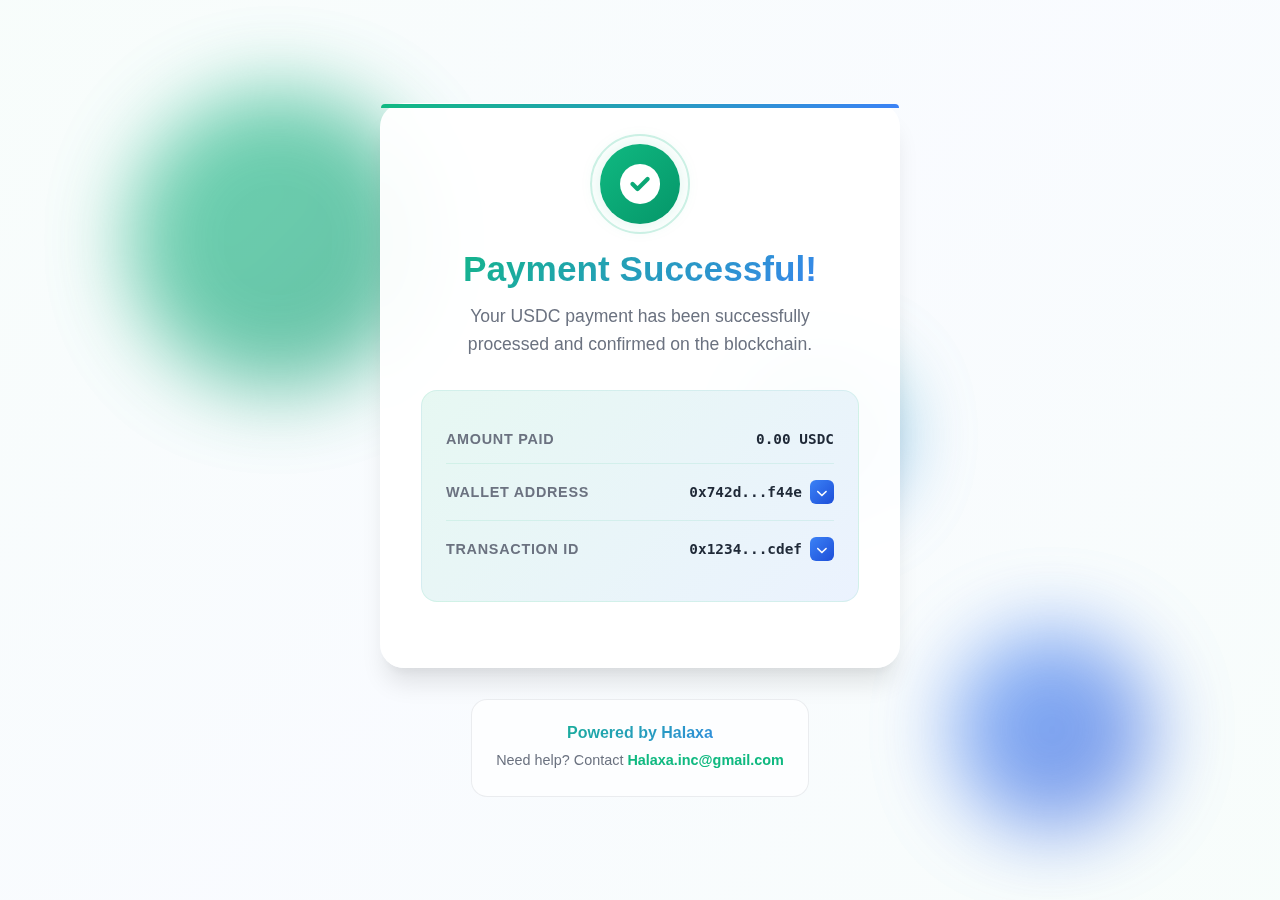
<file: Success Page.html>
<!DOCTYPE html>
<html lang="en">
<head>
    <meta charset="UTF-8">
    <meta name="viewport" content="width=device-width, initial-scale=1.0">
    <title>Payment Successful - Halaxa</title>
    
    <!-- Favicon -->
    <link rel="icon" type="image/x-icon" href="favicon.ico">
    <link rel="icon" type="image/png" sizes="16x16" href="favicon-16x16.png">
    <link rel="icon" type="image/png" sizes="32x32" href="favicon-32x32.png">
    <link rel="icon" type="image/png" sizes="48x48" href="favicon-48x48.png">
    <link rel="icon" type="image/png" sizes="96x96" href="favicon-96x96.png">
    <link rel="icon" type="image/png" sizes="192x192" href="favicon-192x192.png">
    <link rel="apple-touch-icon" sizes="180x180" href="apple-touch-icon.png">
    <link href="https://api.fontshare.com/v2/css?f[]=satoshi@900,700,500,400&display=swap" rel="stylesheet">
    <link rel="stylesheet" href="https://cdnjs.cloudflare.com/ajax/libs/font-awesome/6.0.0/css/all.min.css">
    <style>
        :root {
            /* Dashboard Theme Colors */
            --primary-color: #1a1a2e;
            --secondary-color: #16213e;
            --accent-primary: #10b981;
            --accent-secondary: #3498db;
            --text-primary: #1f2937;
            --text-secondary: #6b7280;
            --text-light: #9ca3af;
            --bg-primary: #ffffff;
            --bg-secondary: #f8fafc;
            --border-light: rgba(229, 231, 235, 0.8);
            --shadow-sm: 0 1px 2px 0 rgba(0, 0, 0, 0.05);
            --shadow-md: 0 4px 6px -1px rgba(0, 0, 0, 0.1), 0 2px 4px -1px rgba(0, 0, 0, 0.06);
            --shadow-lg: 0 10px 15px -3px rgba(0, 0, 0, 0.1), 0 4px 6px -2px rgba(0, 0, 0, 0.05);
            --shadow-xl: 0 20px 25px -5px rgba(0, 0, 0, 0.1), 0 10px 10px -5px rgba(0, 0, 0, 0.04);
            --shadow-glow: 0 0 20px rgba(16, 185, 129, 0.15);
            --gradient-primary: linear-gradient(135deg, #10b981, #059669);
            --gradient-secondary: linear-gradient(135deg, #3b82f6, #1d4ed8);
            --gradient-mixed: linear-gradient(135deg, #10b981, #3b82f6);
            --gradient-mixed-secondary: linear-gradient(135deg, rgba(16, 185, 129, 0.1), rgba(59, 130, 246, 0.1));
            --gradient-shine: linear-gradient(90deg, transparent, rgba(255, 255, 255, 0.4), transparent);
            --radius-sm: 0.375rem;
            --radius-md: 0.5rem;
            --radius-lg: 0.75rem;
            --radius-xl: 1rem;
            --radius-2xl: 1.5rem;
            --space-1: 0.25rem;
            --space-2: 0.5rem;
            --space-3: 0.75rem;
            --space-4: 1rem;
            --space-6: 1.5rem;
            --space-8: 2rem;
            --space-10: 2.5rem;
            --space-12: 3rem;
            --duration-fast: 150ms;
            --duration-normal: 300ms;
            --duration-slow: 500ms;
            --font-primary: 'Satoshi', -apple-system, BlinkMacSystemFont, sans-serif;
            --font-mono: 'SF Mono', 'Monaco', 'Inconsolata', 'Roboto Mono', monospace;
        }

        * {
            margin: 0;
            padding: 0;
            box-sizing: border-box;
        }

        body {
            font-family: var(--font-primary);
            background: var(--bg-primary);
            min-height: 100vh;
            display: flex;
            flex-direction: column;
            align-items: center;
            justify-content: center;
            position: relative;
            overflow-x: hidden;
            padding: var(--space-4);
        }

        /* Animated Background */
        body::before {
            content: '';
            position: fixed;
            top: 0;
            left: 0;
            width: 100%;
            height: 100%;
            background: linear-gradient(135deg, 
                rgba(16, 185, 129, 0.03) 0%, 
                rgba(59, 130, 246, 0.03) 50%, 
                rgba(16, 185, 129, 0.03) 100%);
            animation: gradientFlow 20s ease infinite;
            z-index: 0;
        }

        @keyframes gradientFlow {
            0%, 100% { 
                background: linear-gradient(135deg, 
                    rgba(16, 185, 129, 0.03) 0%, 
                    rgba(59, 130, 246, 0.03) 50%, 
                    rgba(16, 185, 129, 0.03) 100%);
            }
            50% { 
                background: linear-gradient(135deg, 
                    rgba(59, 130, 246, 0.03) 0%, 
                    rgba(16, 185, 129, 0.03) 50%, 
                    rgba(59, 130, 246, 0.03) 100%);
            }
        }

        /* Floating Orbs */
        .floating-orbs {
            position: fixed;
            width: 100%;
            height: 100%;
            top: 0;
            left: 0;
            z-index: 1;
            pointer-events: none;
            overflow: hidden;
        }

        .orb {
            position: absolute;
            border-radius: 50%;
            filter: blur(40px);
            opacity: 0.6;
            animation: floatOrb 15s infinite ease-in-out;
        }

        .orb:nth-child(1) {
            width: 300px;
            height: 300px;
            background: var(--gradient-primary);
            top: 10%;
            left: 10%;
            animation-delay: 0s;
        }

        .orb:nth-child(2) {
            width: 200px;
            height: 200px;
            background: var(--gradient-secondary);
            top: 70%;
            right: 10%;
            animation-delay: 5s;
        }

        .orb:nth-child(3) {
            width: 150px;
            height: 150px;
            background: var(--gradient-mixed);
            top: 40%;
            right: 30%;
            animation-delay: 10s;
        }

        @keyframes floatOrb {
            0%, 100% {
                transform: translate(0, 0) scale(1);
                opacity: 0.6;
            }
            33% {
                transform: translate(30px, -30px) scale(1.1);
                opacity: 0.8;
            }
            66% {
                transform: translate(-20px, 20px) scale(0.9);
                opacity: 0.4;
            }
        }

        /* Success Card */
        .success-card {
            background: rgba(255, 255, 255, 0.95);
            backdrop-filter: blur(20px);
            -webkit-backdrop-filter: blur(20px);
            border: 1px solid rgba(255, 255, 255, 0.2);
            border-radius: var(--radius-2xl);
            padding: var(--space-10);
            max-width: 520px;
            width: 100%;
            position: relative;
            z-index: 10;
            box-shadow: var(--shadow-xl);
            animation: cardSlideIn 0.8s ease-out;
        }

        @keyframes cardSlideIn {
            0% {
                opacity: 0;
                transform: translateY(30px) scale(0.95);
            }
            100% {
                opacity: 1;
                transform: translateY(0) scale(1);
            }
        }

        .success-card::before {
            content: '';
            position: absolute;
            top: 0;
            left: 0;
            right: 0;
            height: 4px;
            background: var(--gradient-mixed);
            border-radius: var(--radius-2xl) var(--radius-2xl) 0 0;
        }

        .success-card::after {
            content: '';
            position: absolute;
            top: 0;
            left: 0;
            right: 0;
            bottom: 0;
            background: var(--gradient-shine);
            opacity: 0;
            border-radius: var(--radius-2xl);
            transition: opacity var(--duration-slow) ease;
            pointer-events: none;
        }

        .success-card:hover::after {
            opacity: 1;
            animation: shimmer 2s ease-in-out;
        }

        @keyframes shimmer {
            0% { transform: translateX(-100%); }
            100% { transform: translateX(100%); }
        }

        /* Success Icon */
        .success-icon {
            width: 80px;
            height: 80px;
            background: var(--gradient-primary);
            border-radius: 50%;
            display: flex;
            align-items: center;
            justify-content: center;
            margin: 0 auto var(--space-6) auto;
            font-size: 2.5rem;
            color: white;
            box-shadow: var(--shadow-glow);
            animation: successPulse 2s ease-in-out infinite;
            position: relative;
        }

        @keyframes successPulse {
            0%, 100% { 
                transform: scale(1);
                box-shadow: var(--shadow-glow);
            }
            50% { 
                transform: scale(1.05);
                box-shadow: 0 0 30px rgba(16, 185, 129, 0.3);
            }
        }

        .success-icon::before {
            content: '';
            position: absolute;
            top: -10px;
            left: -10px;
            right: -10px;
            bottom: -10px;
            border: 2px solid rgba(16, 185, 129, 0.2);
            border-radius: 50%;
            animation: ripple 2s ease-out infinite;
        }

        @keyframes ripple {
            0% {
                transform: scale(0.8);
                opacity: 1;
            }
            100% {
                transform: scale(1.2);
                opacity: 0;
            }
        }

        /* Header */
        .success-header {
            text-align: center;
            margin-bottom: var(--space-8);
        }

        .success-title {
            font-size: 2.2rem;
            font-weight: 800;
            color: var(--text-primary);
            margin-bottom: var(--space-3);
            background: var(--gradient-mixed);
            -webkit-background-clip: text;
            -webkit-text-fill-color: transparent;
            background-clip: text;
            line-height: 1.2;
        }

        .success-subtitle {
            font-size: 1.1rem;
            color: var(--text-secondary);
            font-weight: 500;
            line-height: 1.6;
            max-width: 400px;
            margin: 0 auto;
        }

        /* Details Section */
        .details-section {
            background: var(--gradient-mixed-secondary);
            border: 1px solid rgba(16, 185, 129, 0.1);
            border-radius: var(--radius-xl);
            padding: var(--space-6);
            margin-bottom: var(--space-6);
            backdrop-filter: blur(10px);
        }

        .detail-row {
            display: flex;
            justify-content: space-between;
            align-items: center;
            padding: var(--space-4) 0;
            border-bottom: 1px solid rgba(16, 185, 129, 0.1);
        }

        .detail-row:last-child {
            border-bottom: none;
            margin-bottom: 0;
        }

        .detail-label {
            font-size: 0.9rem;
            font-weight: 600;
            color: var(--text-secondary);
            text-transform: uppercase;
            letter-spacing: 0.05em;
        }

        .detail-value-container {
            display: flex;
            align-items: center;
            gap: var(--space-2);
            max-width: 60%;
        }

        .detail-value {
            font-family: var(--font-mono);
            font-size: 0.9rem;
            color: var(--text-primary);
            font-weight: 600;
            word-break: break-all;
            text-align: right;
            cursor: pointer;
            transition: color var(--duration-normal) ease;
        }

        .detail-value:hover {
            color: var(--accent-primary);
        }

        .detail-value.expanded {
            word-break: break-all;
        }

        .expand-btn {
            background: var(--gradient-secondary);
            border: none;
            color: white;
            width: 24px;
            height: 24px;
            border-radius: var(--radius-sm);
            cursor: pointer;
            font-size: 0.7rem;
            transition: all var(--duration-normal) ease;
            display: flex;
            align-items: center;
            justify-content: center;
            flex-shrink: 0;
        }

        .expand-btn:hover {
            transform: scale(1.1);
            box-shadow: var(--shadow-sm);
        }

        .expand-btn.expanded {
            background: var(--gradient-primary);
        }

        /* Footer */
        .success-footer {
            text-align: center;
            margin-top: var(--space-8);
            background: rgba(255, 255, 255, 0.7);
            border: 1px solid var(--border-light);
            border-radius: var(--radius-xl);
            padding: var(--space-6);
            backdrop-filter: blur(10px);
            position: relative;
            z-index: 10;
        }

        .footer-title {
            font-size: 1rem;
            font-weight: 700;
            color: var(--text-primary);
            margin-bottom: var(--space-2);
            background: var(--gradient-mixed);
            -webkit-background-clip: text;
            -webkit-text-fill-color: transparent;
            background-clip: text;
        }

        .footer-subtitle {
            font-size: 0.9rem;
            color: var(--text-secondary);
            line-height: 1.5;
        }

        .footer-email {
            color: var(--accent-primary);
            text-decoration: none;
            font-weight: 600;
            transition: color var(--duration-normal) ease;
        }

        .footer-email:hover {
            color: var(--accent-secondary);
        }

        /* Mobile Responsive */
        @media (max-width: 768px) {
            body {
                padding: var(--space-2);
            }

            .success-card {
                padding: var(--space-6);
                margin: var(--space-4) 0;
            }

            .success-title {
                font-size: 1.8rem;
            }

            .success-subtitle {
                font-size: 1rem;
            }

            .detail-row {
                flex-direction: column;
                gap: var(--space-2);
                align-items: flex-start;
            }

            .detail-value-container {
                max-width: 100%;
                width: 100%;
                justify-content: space-between;
            }

            .detail-value {
                text-align: left;
                max-width: calc(100% - 32px);
            }
        }

        @media (max-width: 480px) {
            .success-card {
                padding: var(--space-4);
            }

            .success-title {
                font-size: 1.6rem;
            }

            .success-icon {
                width: 60px;
                height: 60px;
                font-size: 2rem;
            }

            .success-footer {
                padding: var(--space-4);
                margin-top: var(--space-6);
            }
        }
    </style>
</head>
<body>
    <div class="floating-orbs">
        <div class="orb"></div>
        <div class="orb"></div>
        <div class="orb"></div>
    </div>

    <div class="success-card">
        <div class="success-header">
            <div class="success-icon">
                <i class="fas fa-check-circle"></i>
            </div>
            <h1 class="success-title">Payment Successful!</h1>
            <p class="success-subtitle">Your USDC payment has been successfully processed and confirmed on the blockchain.</p>
        </div>

        <div class="details-section">
            <div class="detail-row">
                <div class="detail-label">Amount Paid</div>
                <div class="detail-value-container">
                    <div class="detail-value" id="amountPaid">100.00 USDC</div>
                </div>
            </div>
            <div class="detail-row">
                <div class="detail-label">Wallet Address</div>
                <div class="detail-value-container">
                    <div class="detail-value" id="walletAddress" onclick="expandWalletAddress()">0x123...abc</div>
                    <button class="expand-btn" id="walletExpandBtn" onclick="expandWalletAddress()" aria-label="Expand wallet address">
                        <i class="fas fa-chevron-down"></i>
                    </button>
                </div>
            </div>
            <div class="detail-row">
                <div class="detail-label">Transaction ID</div>
                <div class="detail-value-container">
                    <div class="detail-value" id="transactionId" onclick="expandTransactionId()">0xdef...456</div>
                    <button class="expand-btn" id="transactionExpandBtn" onclick="expandTransactionId()" aria-label="Expand transaction ID">
                        <i class="fas fa-chevron-down"></i>
                    </button>
                </div>
            </div>
        </div>
    </div>

    <div class="success-footer">
        <div class="footer-title">Powered by Halaxa</div>
        <div class="footer-subtitle">
            Need help? Contact <a href="mailto:Halaxa.inc@gmail.com" class="footer-email">Halaxa.inc@gmail.com</a>
        </div>
    </div>

    <script src="./Success Page.js" defer></script>
</body>
</html>
</file>
<file: SPA.css>
/* ==================== MODERN FINTECH DASHBOARD - MERCURY INSPIRED ==================== */

/* CSS Reset & Base */
*, *::before, *::after {
    margin: 0;
    padding: 0;
    box-sizing: border-box;
}

:root {
    /* Modern Color Palette - Mercury Inspired */
    --bg-primary: #fafbfc;
    --bg-secondary: #ffffff;
    --bg-tertiary: #f8f9fa;
    
    --text-primary: #1a1d29;
    --text-secondary: #6b7280;
    --text-tertiary: #9ca3af;
    
    --border-light: #e5e7eb;
    --border-medium: #d1d5db;
    
    --accent-primary: #10b981;
    --accent-secondary: #059669;
    --accent-light: #d1fae5;
    
    --sidebar-bg: #1a1d29;
    --sidebar-text: #9ca3af;
    --sidebar-text-active: #ffffff;
    --sidebar-hover: #374151;
    
    /* Shadows - Mercury Style */
    --shadow-xs: 0 1px 2px 0 rgba(0, 0, 0, 0.05);
    --shadow-sm: 0 1px 3px 0 rgba(0, 0, 0, 0.1), 0 1px 2px 0 rgba(0, 0, 0, 0.06);
    --shadow-md: 0 4px 6px -1px rgba(0, 0, 0, 0.1), 0 2px 4px -1px rgba(0, 0, 0, 0.06);
    --shadow-lg: 0 10px 15px -3px rgba(0, 0, 0, 0.1), 0 4px 6px -2px rgba(0, 0, 0, 0.05);
    
    /* Typography */
    --font-primary: -apple-system, BlinkMacSystemFont, 'Segoe UI', Roboto, 'Helvetica Neue', Arial, sans-serif;
    --font-mono: 'SF Mono', Monaco, 'Cascadia Code', 'Roboto Mono', Consolas, 'Courier New', monospace;
    
    /* Spacing System */
    --space-1: 0.25rem;
    --space-2: 0.5rem;
    --space-3: 0.75rem;
    --space-4: 1rem;
    --space-5: 1.25rem;
    --space-6: 1.5rem;
    --space-8: 2rem;
    --space-10: 2.5rem;
    --space-12: 3rem;
    --space-16: 4rem;
    
    /* Border Radius */
    --radius-sm: 0.375rem;
    --radius-md: 0.5rem;
    --radius-lg: 0.75rem;
    --radius-xl: 1rem;
    
    /* Layout */
    --sidebar-width: 240px;
    --header-height: 64px;
}

html {
    font-size: 16px;
    -webkit-font-smoothing: antialiased;
    -moz-osx-font-smoothing: grayscale;
}

body {
    font-family: var(--font-primary);
    background-color: var(--bg-primary);
    color: var(--text-primary);
    line-height: 1.5;
    overflow-x: hidden;
}

/* Remove all floating shapes and animations */
.floating-shapes,
.shape,
body::before {
    display: none !important;
}

/* ==================== LAYOUT STRUCTURE ==================== */

.dashboard-wrapper {
    display: flex;
    min-height: 100vh;
    background-color: var(--bg-primary);
}

/* ==================== SIDEBAR - MERCURY STYLE ==================== */

.sidebar {
    width: var(--sidebar-width);
    background-color: var(--sidebar-bg);
    border-right: 1px solid var(--border-light);
    display: flex;
    flex-direction: column;
    position: fixed;
    height: 100vh;
    left: 0;
    top: 0;
    z-index: 100;
}

.logo-section {
    padding: var(--space-6) var(--space-6) var(--space-8);
    border-bottom: 1px solid rgba(255, 255, 255, 0.1);
}

.logo-section h1 {
    color: var(--sidebar-text-active);
    font-size: 1.5rem;
    font-weight: 700;
    letter-spacing: -0.025em;
}

.nav-menu {
    flex: 1;
    padding: var(--space-4) 0;
    list-style: none;
}

.nav-item {
    display: flex;
    align-items: center;
    padding: var(--space-3) var(--space-6);
    color: var(--sidebar-text);
    font-size: 0.875rem;
    font-weight: 500;
    cursor: pointer;
    transition: all 0.2s ease;
    border-radius: 0;
    margin: 0 var(--space-3);
    border-radius: var(--radius-md);
}

.nav-item:hover {
    background-color: var(--sidebar-hover);
    color: var(--sidebar-text-active);
}

.nav-item.active {
    background-color: var(--accent-primary);
    color: white;
}

.nav-item i {
    width: 20px;
    margin-right: var(--space-3);
    font-size: 1rem;
}

/* ==================== MAIN CONTENT AREA ==================== */

.main-content-area {
    flex: 1;
    margin-left: var(--sidebar-width);
    background-color: var(--bg-primary);
    min-height: 100vh;
}

.page-content {
    display: none;
    padding: var(--space-8) var(--space-8) var(--space-12);
    max-width: 1400px;
    margin: 0 auto;
}

.page-content.active-page {
    display: block;
}

/* ==================== HOME PAGE - MERCURY INSPIRED LAYOUT ==================== */

/* Welcome Header */
.welcome-header {
    margin-bottom: var(--space-8);
}

.welcome-title {
    font-size: 1.875rem;
    font-weight: 600;
    color: var(--text-primary);
    margin-bottom: var(--space-2);
    letter-spacing: -0.025em;
}

.welcome-subtitle {
    color: var(--text-secondary);
    font-size: 1rem;
}

/* Action Buttons Row */
.action-buttons {
    display: flex;
    gap: var(--space-3);
    margin-bottom: var(--space-8);
    flex-wrap: wrap;
}

.action-btn {
    display: inline-flex;
    align-items: center;
    padding: var(--space-2) var(--space-4);
    background-color: var(--bg-secondary);
    border: 1px solid var(--border-light);
    border-radius: var(--radius-md);
    font-size: 0.875rem;
    font-weight: 500;
    color: var(--text-primary);
    text-decoration: none;
    cursor: pointer;
    transition: all 0.2s ease;
    box-shadow: var(--shadow-xs);
}

.action-btn:hover {
    border-color: var(--border-medium);
    box-shadow: var(--shadow-sm);
}

.action-btn.primary {
    background-color: var(--accent-primary);
    border-color: var(--accent-primary);
    color: white;
}

.action-btn.primary:hover {
    background-color: var(--accent-secondary);
    border-color: var(--accent-secondary);
}

.action-btn i {
    margin-right: var(--space-2);
    font-size: 0.875rem;
}

/* Main Balance Card - Mercury Style */
.balance-section {
    margin-bottom: var(--space-8);
}

.balance-card {
    background-color: var(--bg-secondary);
    border: 1px solid var(--border-light);
    border-radius: var(--radius-lg);
    padding: var(--space-8);
    box-shadow: var(--shadow-sm);
    position: relative;
    overflow: hidden;
}

.balance-header {
    display: flex;
    align-items: center;
    justify-content: space-between;
    margin-bottom: var(--space-6);
}

.balance-title {
    font-size: 0.875rem;
    font-weight: 500;
    color: var(--text-secondary);
    display: flex;
    align-items: center;
}

.balance-title i {
    margin-left: var(--space-2);
    color: var(--text-tertiary);
}

.balance-actions {
    display: flex;
    gap: var(--space-2);
}

.balance-action {
    padding: var(--space-1);
    background: none;
    border: none;
    color: var(--text-tertiary);
    cursor: pointer;
    border-radius: var(--radius-sm);
    transition: all 0.2s ease;
}

.balance-action:hover {
    background-color: var(--bg-tertiary);
    color: var(--text-secondary);
}

.balance-amount {
    font-size: 2.5rem;
    font-weight: 700;
    color: var(--text-primary);
    margin-bottom: var(--space-2);
    font-family: var(--font-mono);
    letter-spacing: -0.025em;
}

.balance-change {
    font-size: 0.875rem;
    color: var(--text-secondary);
    display: flex;
    align-items: center;
    gap: var(--space-2);
}

.balance-change.positive {
    color: var(--accent-primary);
}

.balance-change.negative {
    color: #ef4444;
}

/* Stats Grid - Compact Mercury Style */
.stats-overview {
    margin-bottom: var(--space-8);
}

.section-title {
    font-size: 1.125rem;
    font-weight: 600;
    color: var(--text-primary);
    margin-bottom: var(--space-4);
    letter-spacing: -0.025em;
}

.stats-grid {
    display: grid;
    grid-template-columns: repeat(auto-fit, minmax(280px, 1fr));
    gap: var(--space-4);
    margin-bottom: var(--space-8);
}

.stat-card {
    background-color: var(--bg-secondary);
    border: 1px solid var(--border-light);
    border-radius: var(--radius-lg);
    padding: var(--space-6);
    box-shadow: var(--shadow-xs);
    transition: all 0.2s ease;
}

.stat-card:hover {
    box-shadow: var(--shadow-sm);
    border-color: var(--border-medium);
}

.stat-header {
    display: flex;
    align-items: center;
    justify-content: between;
    margin-bottom: var(--space-4);
}

.stat-title {
    font-size: 0.875rem;
    font-weight: 500;
    color: var(--text-secondary);
    flex: 1;
}

.stat-icon {
    width: 32px;
    height: 32px;
    background-color: var(--accent-light);
    border-radius: var(--radius-md);
    display: flex;
    align-items: center;
    justify-content: center;
    color: var(--accent-primary);
    font-size: 0.875rem;
}

.stat-value {
    font-size: 1.875rem;
    font-weight: 700;
    color: var(--text-primary);
    margin-bottom: var(--space-1);
    font-family: var(--font-mono);
    letter-spacing: -0.025em;
}

.stat-change {
    font-size: 0.75rem;
    color: var(--text-tertiary);
    display: flex;
    align-items: center;
    gap: var(--space-1);
}

.stat-change.positive {
    color: var(--accent-primary);
}

.stat-change.negative {
    color: #ef4444;
}

/* Content Grid - Mercury Layout */
.content-grid {
    display: grid;
    grid-template-columns: 2fr 1fr;
    gap: var(--space-6);
    margin-bottom: var(--space-8);
}

/* Chart Card */
.chart-card {
    background-color: var(--bg-secondary);
    border: 1px solid var(--border-light);
    border-radius: var(--radius-lg);
    padding: var(--space-6);
    box-shadow: var(--shadow-xs);
}

.chart-header {
    display: flex;
    align-items: center;
    justify-content: space-between;
    margin-bottom: var(--space-6);
}

.chart-title {
    font-size: 1rem;
    font-weight: 600;
    color: var(--text-primary);
}

.chart-actions {
    display: flex;
    gap: var(--space-2);
}

.chart-action {
    padding: var(--space-1);
    background: none;
    border: none;
    color: var(--text-tertiary);
    cursor: pointer;
    border-radius: var(--radius-sm);
    transition: all 0.2s ease;
}

.chart-action:hover {
    background-color: var(--bg-tertiary);
    color: var(--text-secondary);
}

.chart-container {
    height: 300px;
    background-color: var(--bg-tertiary);
    border-radius: var(--radius-md);
    display: flex;
    align-items: center;
    justify-content: center;
    color: var(--text-tertiary);
    font-size: 0.875rem;
}

/* Accounts Summary */
.accounts-card {
    background-color: var(--bg-secondary);
    border: 1px solid var(--border-light);
    border-radius: var(--radius-lg);
    padding: var(--space-6);
    box-shadow: var(--shadow-xs);
}

.accounts-header {
    display: flex;
    align-items: center;
    justify-content: space-between;
    margin-bottom: var(--space-6);
}

.accounts-title {
    font-size: 1rem;
    font-weight: 600;
    color: var(--text-primary);
}

.add-account {
    width: 24px;
    height: 24px;
    background-color: var(--bg-tertiary);
    border: none;
    border-radius: var(--radius-sm);
    display: flex;
    align-items: center;
    justify-content: center;
    color: var(--text-secondary);
    cursor: pointer;
    transition: all 0.2s ease;
}

.add-account:hover {
    background-color: var(--border-light);
}

.account-list {
    space-y: var(--space-3);
}

.account-item {
    display: flex;
    align-items: center;
    justify-content: space-between;
    padding: var(--space-3);
    border-radius: var(--radius-md);
    transition: all 0.2s ease;
    margin-bottom: var(--space-3);
}

.account-item:hover {
    background-color: var(--bg-tertiary);
}

.account-info {
    display: flex;
    align-items: center;
    gap: var(--space-3);
}

.account-icon {
    width: 32px;
    height: 32px;
    background-color: var(--accent-light);
    border-radius: var(--radius-md);
    display: flex;
    align-items: center;
    justify-content: center;
    color: var(--accent-primary);
    font-size: 0.875rem;
}

.account-details h4 {
    font-size: 0.875rem;
    font-weight: 500;
    color: var(--text-primary);
    margin-bottom: var(--space-1);
}

.account-details p {
    font-size: 0.75rem;
    color: var(--text-tertiary);
    margin: 0;
}

.account-balance {
    font-size: 0.875rem;
    font-weight: 600;
    color: var(--text-primary);
    font-family: var(--font-mono);
}

/* Recent Activity */
.activity-section {
    margin-bottom: var(--space-8);
}

.activity-card {
    background-color: var(--bg-secondary);
    border: 1px solid var(--border-light);
    border-radius: var(--radius-lg);
    padding: var(--space-6);
    box-shadow: var(--shadow-xs);
}

.activity-header {
    display: flex;
    align-items: center;
    justify-content: space-between;
    margin-bottom: var(--space-6);
}

.activity-title {
    font-size: 1rem;
    font-weight: 600;
    color: var(--text-primary);
}

.view-all {
    font-size: 0.875rem;
    color: var(--accent-primary);
    text-decoration: none;
    font-weight: 500;
}

.view-all:hover {
    color: var(--accent-secondary);
}

.activity-list {
    space-y: var(--space-4);
}

.activity-item {
    display: flex;
    align-items: center;
    justify-content: space-between;
    padding: var(--space-4) 0;
    border-bottom: 1px solid var(--border-light);
    margin-bottom: var(--space-4);
}

.activity-item:last-child {
    border-bottom: none;
    margin-bottom: 0;
}

.activity-info {
    display: flex;
    align-items: center;
    gap: var(--space-3);
}

.activity-icon {
    width: 32px;
    height: 32px;
    background-color: var(--bg-tertiary);
    border-radius: var(--radius-md);
    display: flex;
    align-items: center;
    justify-content: center;
    color: var(--text-secondary);
    font-size: 0.875rem;
}

.activity-details h4 {
    font-size: 0.875rem;
    font-weight: 500;
    color: var(--text-primary);
    margin-bottom: var(--space-1);
}

.activity-details p {
    font-size: 0.75rem;
    color: var(--text-tertiary);
    margin: 0;
}

.activity-amount {
    text-align: right;
}

.activity-amount .amount {
    font-size: 0.875rem;
    font-weight: 600;
    color: var(--text-primary);
    font-family: var(--font-mono);
    margin-bottom: var(--space-1);
}

.activity-amount .time {
    font-size: 0.75rem;
    color: var(--text-tertiary);
}

/* ==================== RESPONSIVE DESIGN ==================== */

@media (max-width: 1024px) {
    .content-grid {
        grid-template-columns: 1fr;
        gap: var(--space-4);
    }
    
    .stats-grid {
        grid-template-columns: repeat(auto-fit, minmax(240px, 1fr));
    }
}

@media (max-width: 768px) {
    .sidebar {
        transform: translateX(-100%);
        transition: transform 0.3s ease;
    }
    
    .sidebar.open {
        transform: translateX(0);
    }
    
    .main-content-area {
        margin-left: 0;
    }
    
    .page-content {
        padding: var(--space-4);
    }
    
    .balance-amount {
        font-size: 2rem;
    }
    
    .stats-grid {
        grid-template-columns: 1fr;
    }
    
    .action-buttons {
        flex-direction: column;
    }
}

/* ==================== HIDE OTHER PAGE STYLES ==================== */
.page-content {
    display: none;
}

.page-content.active-page {
    display: block;
}

/* Legacy styles for other pages - keeping minimal for now */
// ... existing code ...
</file>
